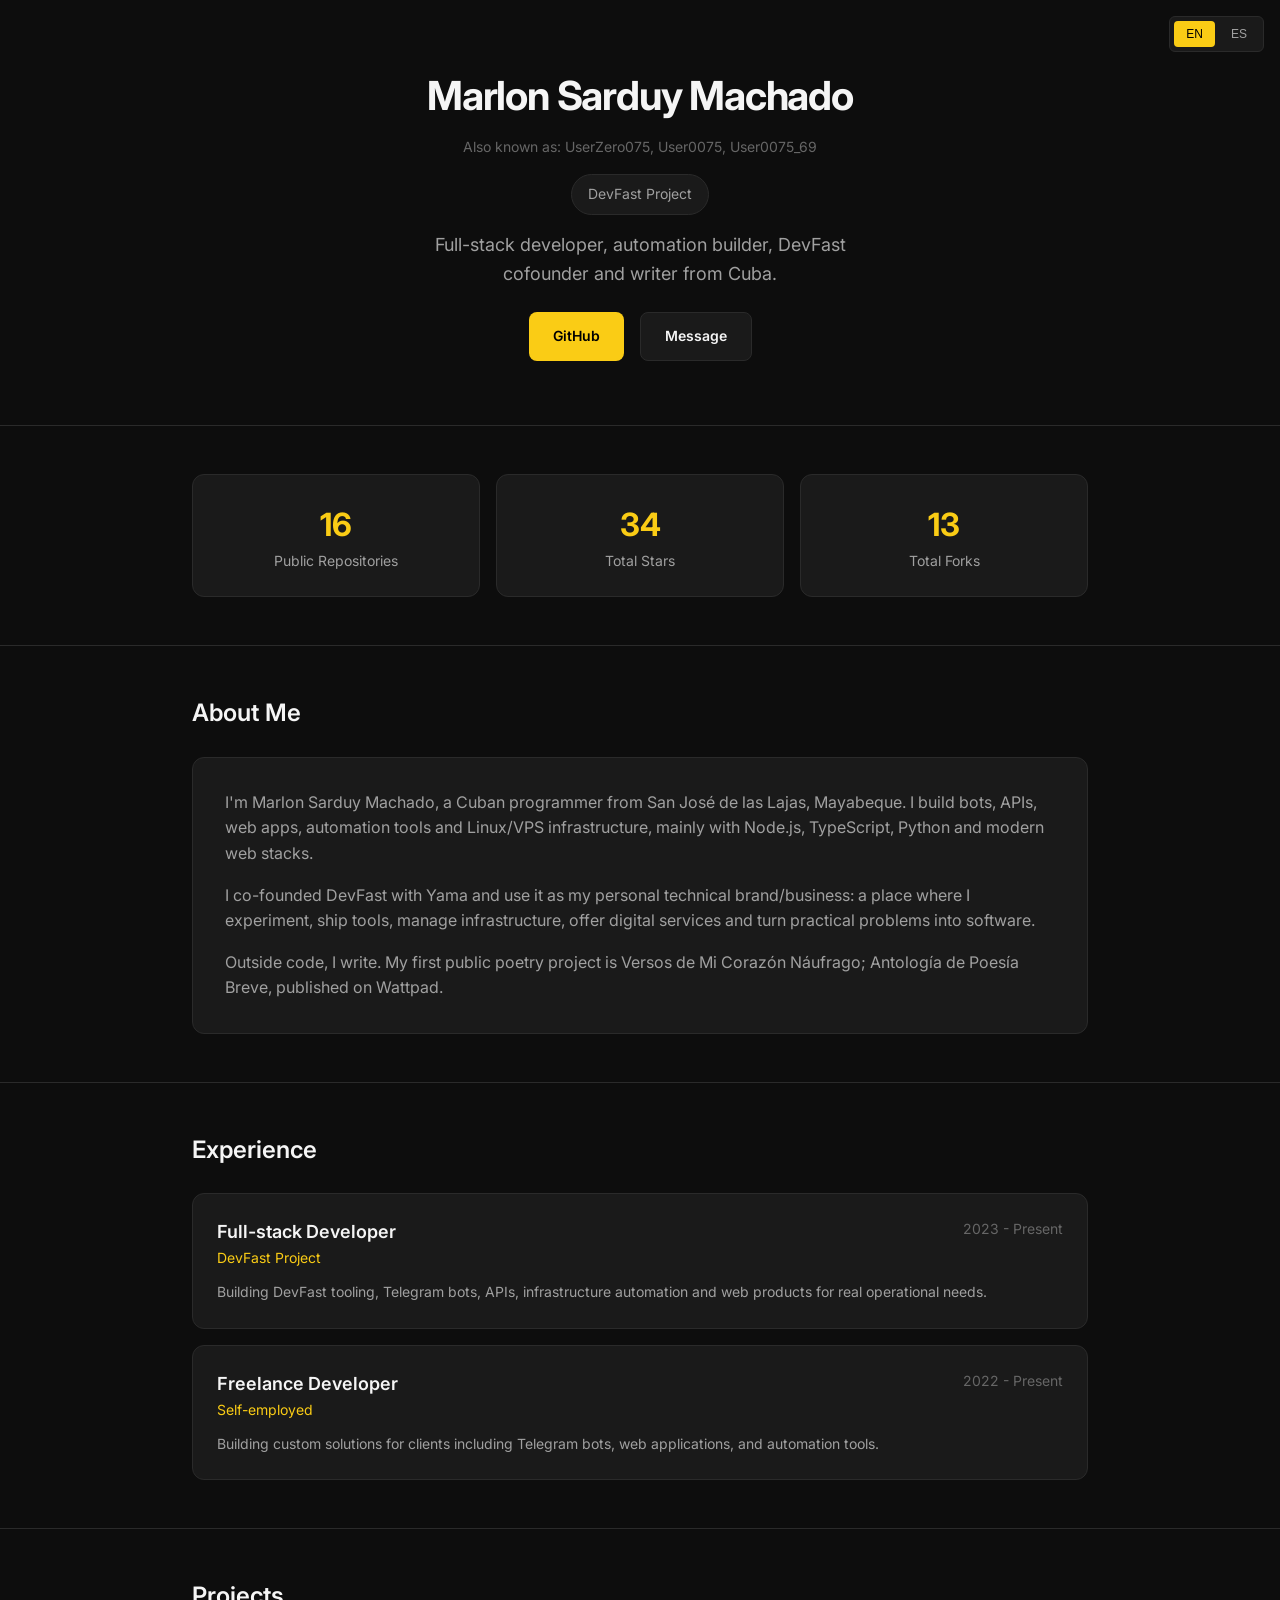
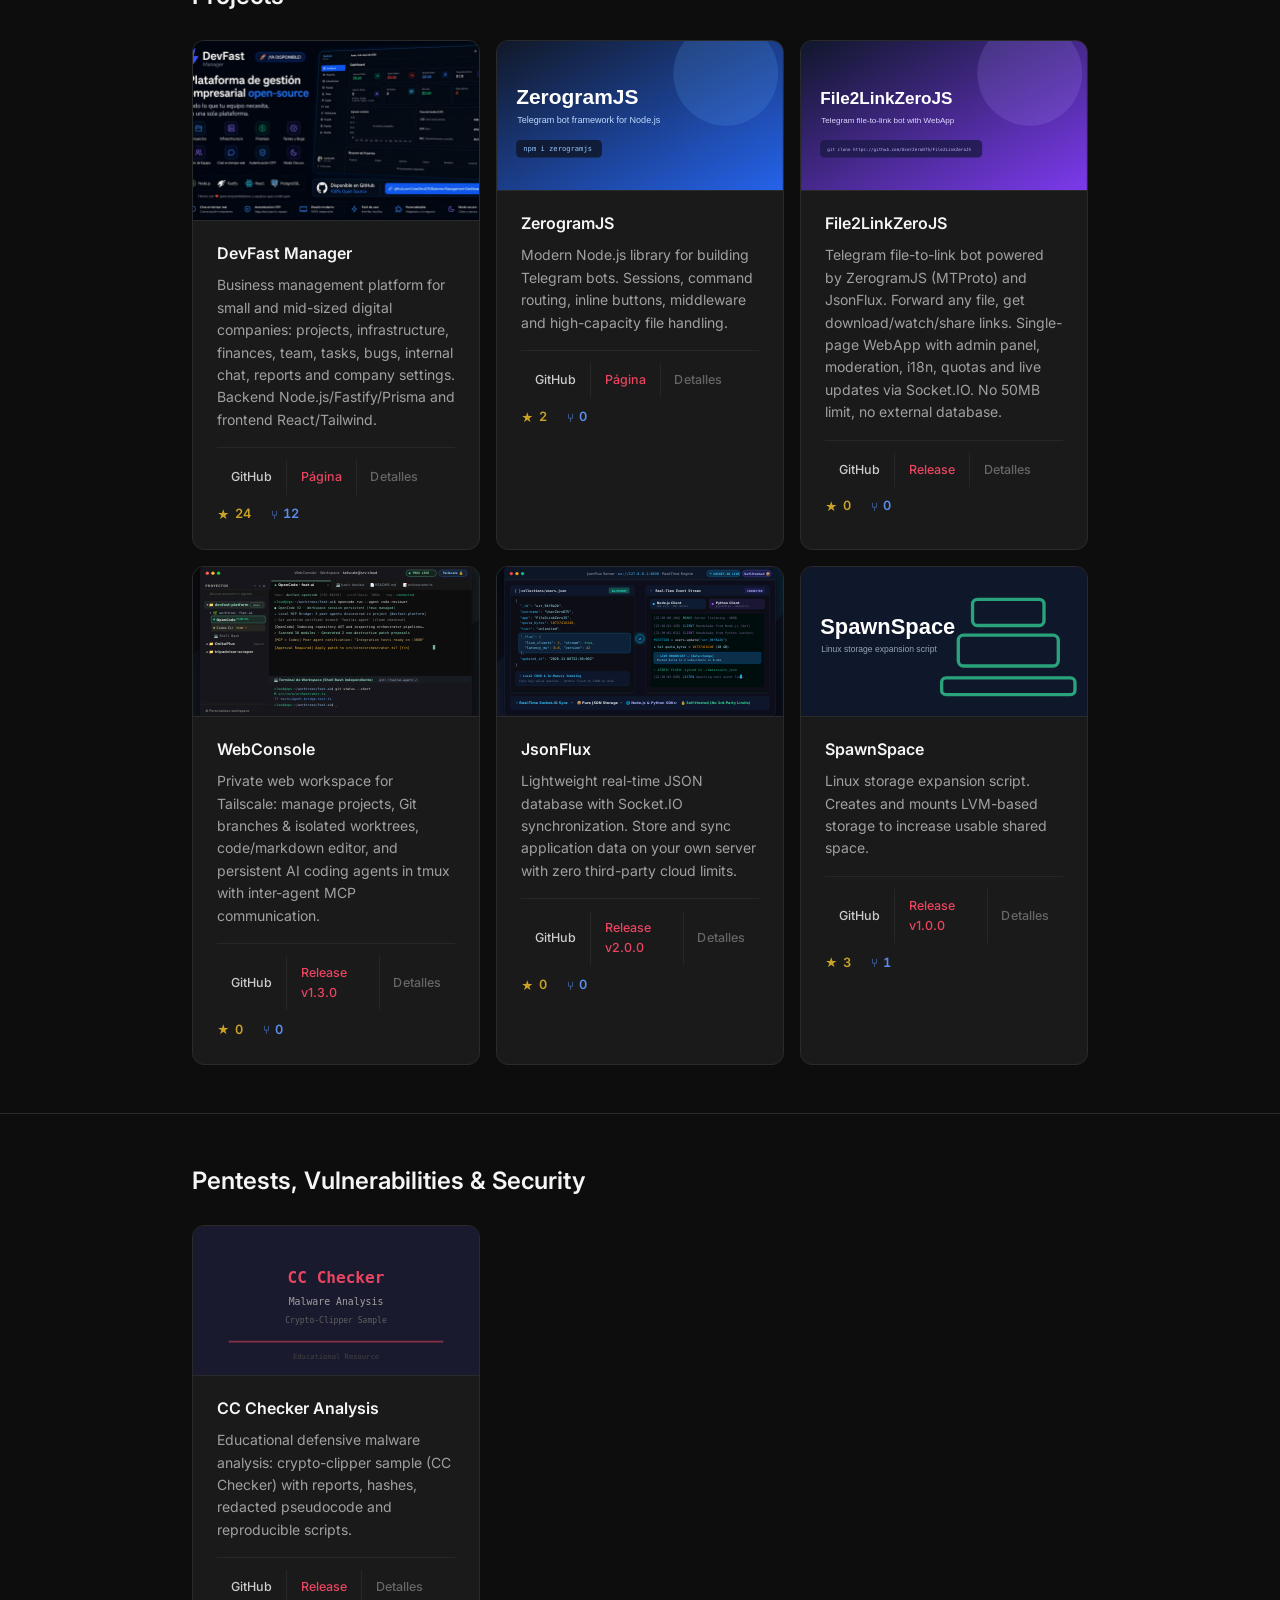
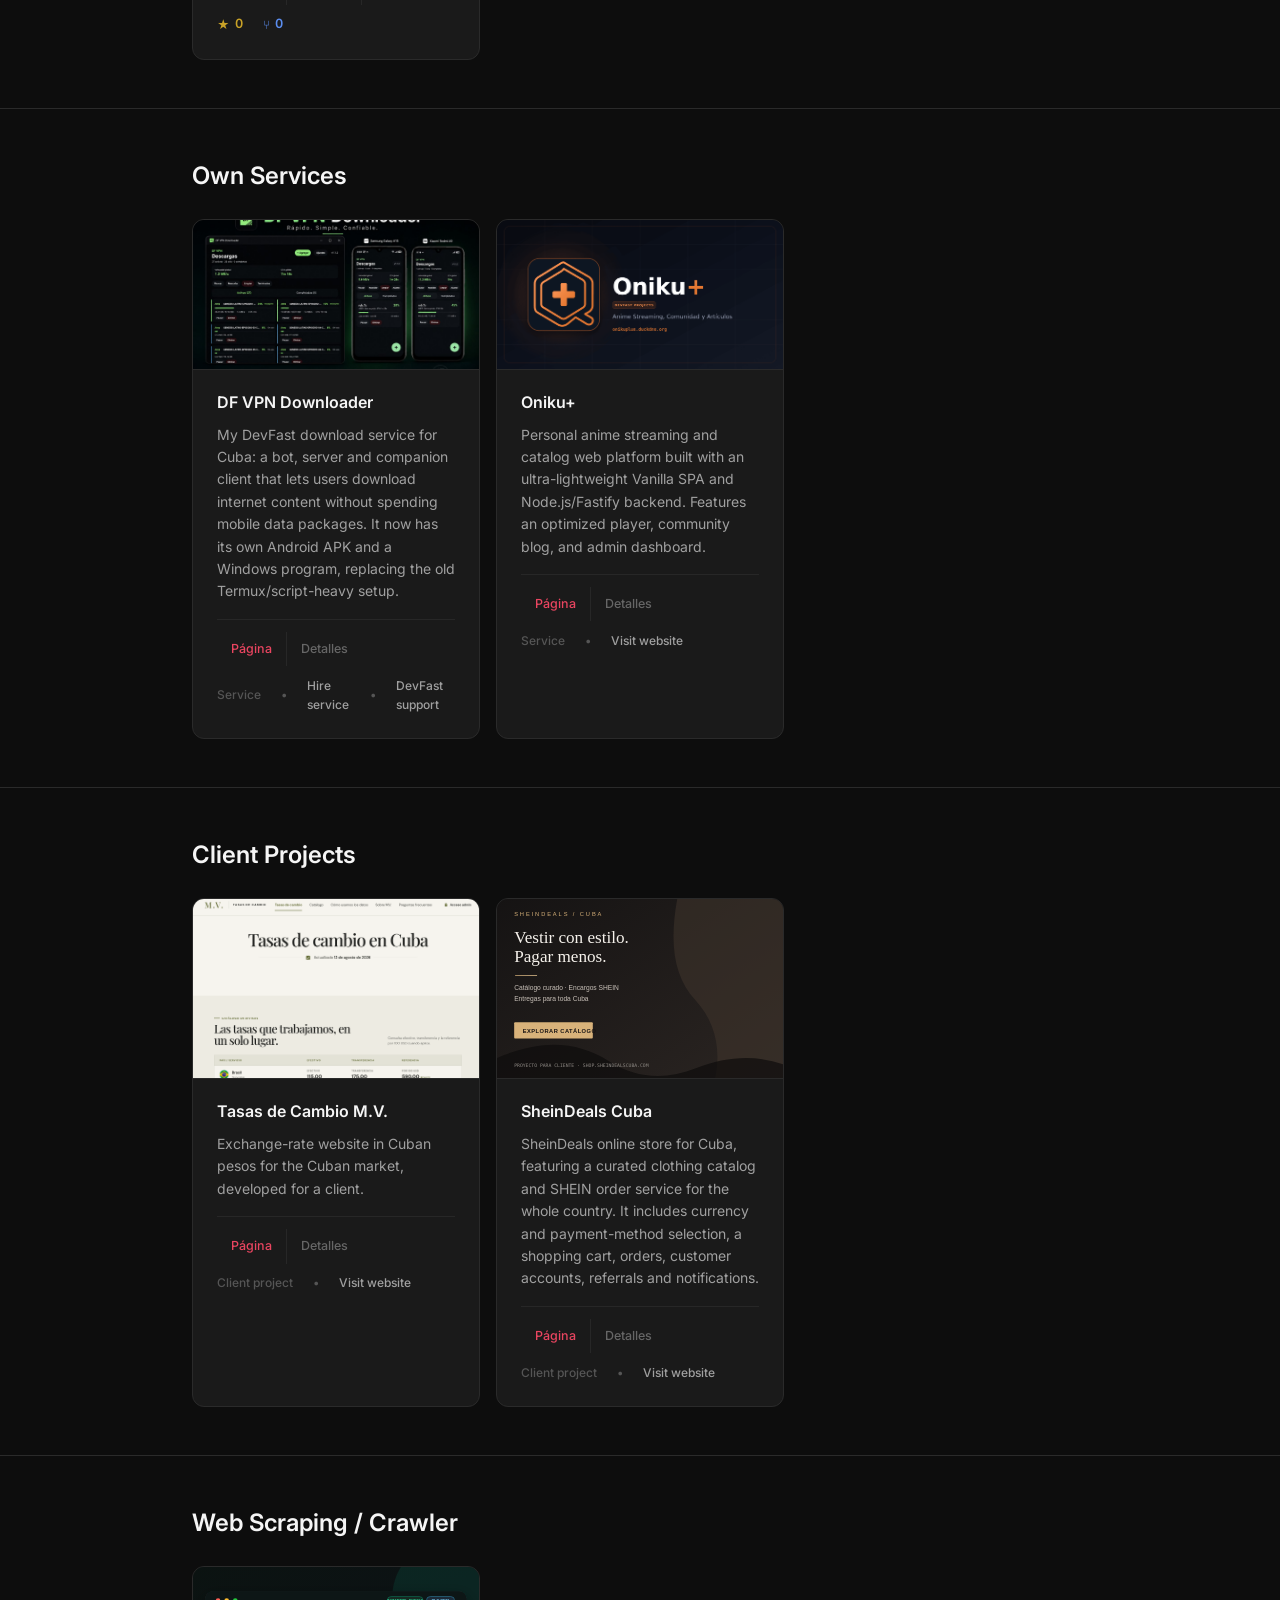
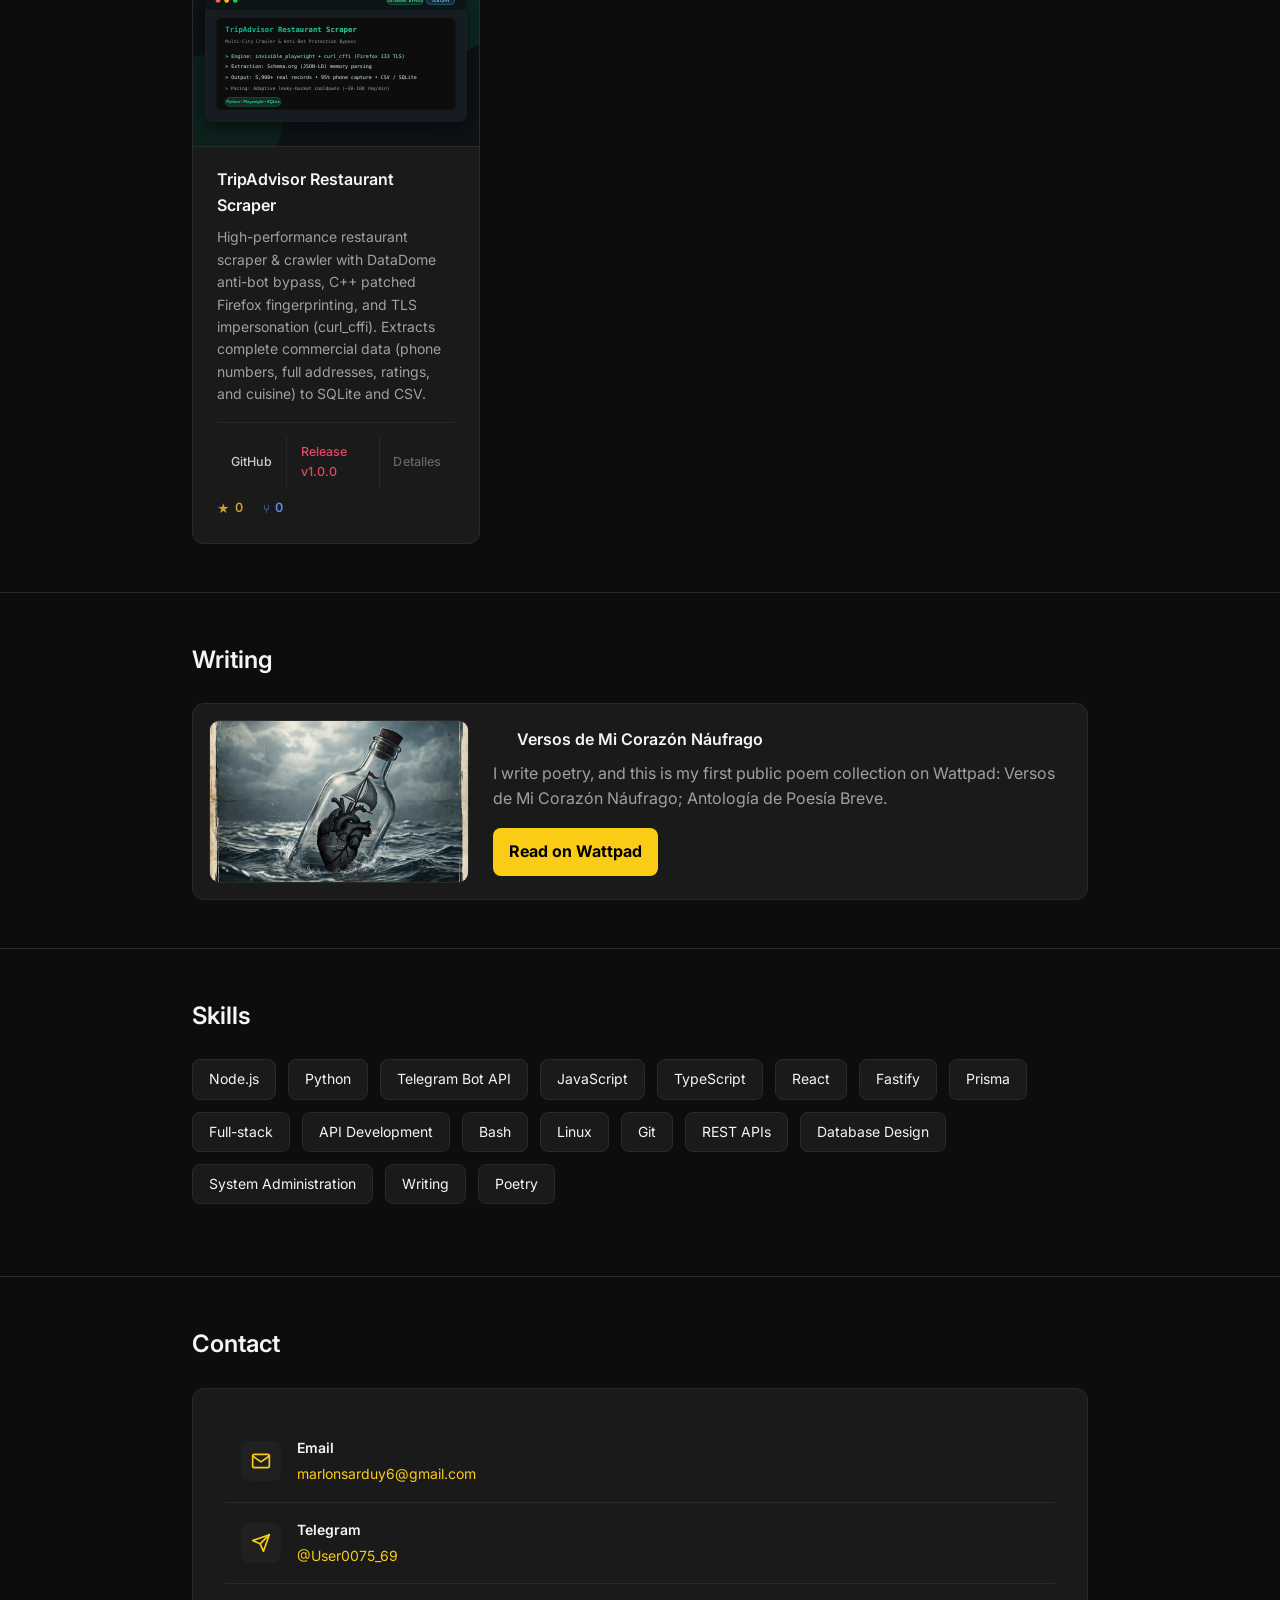
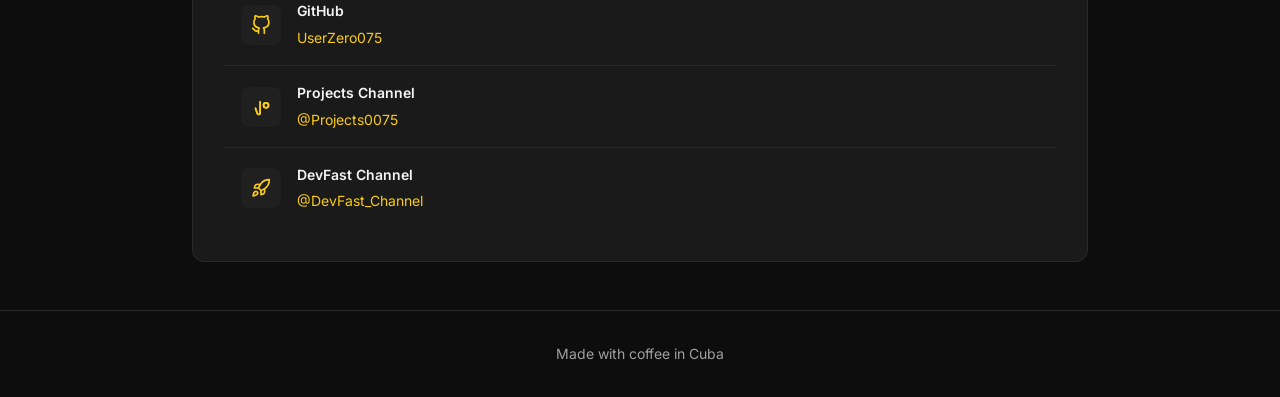
<file: index.html>
<!DOCTYPE html>
<html lang="en">

<head>
    <meta charset="UTF-8">
    <meta name="viewport" content="width=device-width, initial-scale=1.0">
    <title>Marlon Sarduy Machado - Portfolio</title>
    <meta name="description" content="Full-stack Developer & DevFast Project Worker">
    <link rel="icon" href="logo.jpg">
    <link
        href="https://fonts.googleapis.com/css2?family=Inter:wght@400;500;600;700&family=JetBrains+Mono:wght@400;500&display=swap"
        rel="stylesheet">
    <link rel="stylesheet" href="style.css?v=3">
    <style>
        @keyframes highlightPulse {
            0% { box-shadow: 0 0 0 0 rgba(233, 69, 96, 0.7); transform: scale(1); }
            50% { box-shadow: 0 0 0 12px rgba(233, 69, 96, 0); transform: scale(1.02); }
            100% { box-shadow: 0 0 0 0 rgba(233, 69, 96, 0); transform: scale(1); }
        }
        .highlight-target {
            animation: highlightPulse 2s ease-out 3;
            border: 2px solid #e94560 !important;
            border-radius: 12px;
        }
        .highlight-section {
            animation: highlightPulse 2s ease-out 3;
        }
        .project-actions {
            display: flex;
            gap: 0;
            margin-top: 1rem;
            position: relative;
            z-index: 2;
            border-top: 1px solid rgba(255, 255, 255, 0.06);
            padding-top: 0.75rem;
        }
        .btn {
            display: inline-flex;
            align-items: center;
            gap: 0.35rem;
            padding: 0.45rem 0.85rem;
            text-decoration: none;
            font-size: 0.78rem;
            font-weight: 500;
            letter-spacing: 0.01em;
            transition: all 0.15s ease;
            border: none;
            cursor: pointer;
            background: transparent;
            color: #888;
            border-right: 1px solid rgba(255, 255, 255, 0.06);
        }
        .btn:last-child {
            border-right: none;
        }
        .btn-github {
            color: #ccc;
        }
        .btn-github:hover {
            color: #fff;
            background: rgba(255, 255, 255, 0.04);
        }
        .btn-page {
            color: #e94560;
        }
        .btn-page:hover {
            color: #ff6b85;
            background: rgba(233, 69, 96, 0.06);
        }
        .btn-details {
            color: #666;
        }
        .btn-details:hover {
            color: #aaa;
            background: rgba(255, 255, 255, 0.04);
        }
        .project-stars {
            display: flex;
            gap: 1.25rem;
            margin-top: 0.6rem;
            align-items: center;
            font-size: 0.75rem;
            color: #555;
            font-variant-numeric: tabular-nums;
        }
        .project-stars .star-item,
        .project-stars .fork-item {
            display: inline-flex;
            align-items: center;
            gap: 0.3rem;
        }
        .project-stars .star-item {
            color: #c9a227;
        }
        .project-stars .fork-item {
            color: #5b8def;
        }
        .project-stars [data-stars],
        .project-stars [data-forks] {
            font-weight: 600;
            font-size: 0.8rem;
        }
    </style>
</head>

<body>
    <div class="lang-switch"><button class="lang-btn" data-lang="en">EN</button><button class="lang-btn"
            data-lang="es">ES</button></div>

    <header>
        <div class="container">
            <h1>Marlon Sarduy Machado</h1>
            <p class="alias" data-i18n="alias">Also known as: UserZero075, User0075, User0075_69</p>
            <div class="badge">DevFast Project</div>
            <p class="bio" data-i18n="profile">Full-stack developer, automation builder, DevFast cofounder and writer from Cuba.</p>
            <div class="links">
                <a href="https://github.com/UserZero075" target="_blank" data-i18n="viewGithub">GitHub</a>
                <a href="https://t.me/User0075_69" target="_blank" class="secondary" data-i18n="message">Telegram</a>
            </div>
        </div>
    </header>

    <section class="container">
        <div class="stats">
            <div class="stat">
                <div class="stat-value" id="public-repos">16</div>
                <div class="stat-label">Public Repositories</div>
            </div>
            <div class="stat">
                <div class="stat-value" id="total-stars">34</div>
                <div class="stat-label">Total Stars</div>
            </div>
            <div class="stat">
                <div class="stat-value" id="total-forks">13</div>
                <div class="stat-label">Total Forks</div>
            </div>
        </div>
    </section>

    <section class="section" id="about">
        <div class="container">
            <h2 class="section-title" data-i18n="about">About Me</h2>
            <div class="about-content">
                <p data-i18n="aboutText">I'm Marlon Sarduy Machado, a Cuban programmer from San José de las Lajas, Mayabeque. I build bots, APIs, web apps, automation tools and Linux/VPS infrastructure, mainly with Node.js, TypeScript, Python and modern web stacks.</p>
                <p data-i18n="aboutText2">I co-founded DevFast with Yama and use it as my personal technical brand/business: a place where I experiment, ship tools, manage infrastructure, offer digital services and turn practical problems into software.</p>
                <p data-i18n="aboutText3">Outside code, I write. My first public poetry project is <strong>Versos de Mi Corazón Náufrago; Antología de Poesía Breve</strong>, published on Wattpad.</p>
            </div>
        </div>
    </section>

    <section class="section">
        <div class="container">
            <h2 class="section-title" data-i18n="experience">Experience</h2>
            <div class="experience-item">
                <div class="exp-header">
                    <div>
                        <div class="exp-title" data-i18n="exp1Title">Full-stack Developer</div>
                        <div class="exp-company" data-i18n="exp1Company">DevFast Project</div>
                    </div>
                    <div class="exp-date" data-i18n="exp1Date">2023 - Present</div>
                </div>
                <div class="exp-desc" data-i18n="exp1Desc">Developing Telegram bots, APIs, and tools for data
                    optimization. Contributing to open-source projects and community-driven solutions.</div>
            </div>
            <div class="experience-item">
                <div class="exp-header">
                    <div>
                        <div class="exp-title" data-i18n="exp2Title">Freelance Developer</div>
                        <div class="exp-company" data-i18n="exp2Company">Self-employed</div>
                    </div>
                    <div class="exp-date" data-i18n="exp2Date">2022 - Present</div>
                </div>
                <div class="exp-desc" data-i18n="exp2Desc">Building custom solutions for clients including Telegram
                    bots, web applications, and automation tools.</div>
            </div>
        </div>
    </section>

    <section class="section" id="projects">
        <div class="container">
            <h2 class="section-title" data-i18n="projects">Featured Projects</h2>
            <div class="projects">
                <div class="project featured-project">
                    <a href="https://userzero075.github.io/devfast-manager-web/" target="_blank" class="project-link"></a>
                    <img class="project-preview" src="devfast-manager-preview.jpg" alt="DevFast Manager preview">
                    <div class="project-name">DevFast Manager</div>
                    <div class="project-desc">Business management platform for small and mid-sized digital companies: projects, infrastructure, finances, team, tasks, bugs, internal chat, reports and company settings. Backend Node.js/Fastify/Prisma and frontend React/Tailwind.</div>
                    <div class="project-actions"><a href="https://github.com/UserZero075/Business-Management-Dashboard" target="_blank" class="btn btn-github">GitHub</a><a href="https://userzero075.github.io/devfast-manager-web/" target="_blank" class="btn btn-page">Página</a><a href="/portfolio/p/devfast-manager.html" class="btn btn-details">Detalles</a></div>
                    <div class="project-stars" data-repo="Business-Management-Dashboard"><span class="star-item">★ <span data-stars>24</span></span><span class="fork-item">⑂ <span data-forks>12</span></span></div>
                </div>
                <div class="project">
                    <a href="https://userzero075.github.io/zerogramjs-web/" target="_blank" class="project-link"></a>
                    <img class="project-preview" src="zerogramjs-preview.svg" alt="ZerogramJS preview">
                    <div class="project-name">ZerogramJS</div>
                    <div class="project-desc">Modern Node.js library for building Telegram bots. Sessions, command routing, inline buttons, middleware and high-capacity file handling.</div>
                    <div class="project-actions"><a href="https://github.com/UserZero075/ZerogramJS" target="_blank" class="btn btn-github">GitHub</a><a href="https://userzero075.github.io/zerogramjs-web/" target="_blank" class="btn btn-page">Página</a><a href="/portfolio/p/zerogramjs.html" class="btn btn-details">Detalles</a></div>
                    <div class="project-stars" data-repo="ZerogramJS"><span class="star-item">★ <span data-stars>2</span></span><span class="fork-item">⑂ <span data-forks>0</span></span></div>
                </div>
                <div class="project">
                    <a href="https://github.com/UserZero075/File2LinkZeroJS" target="_blank" class="project-link"></a>
                    <img class="project-preview" src="file2linkpreview.svg" alt="File2LinkZeroJS preview">
                    <div class="project-name">File2LinkZeroJS</div>
                    <div class="project-desc">Telegram file-to-link bot powered by ZerogramJS (MTProto) and JsonFlux. Forward any file, get download/watch/share links. Single-page WebApp with admin panel, moderation, i18n, quotas and live updates via Socket.IO. No 50MB limit, no external database.</div>
                    <div class="project-actions"><a href="https://github.com/UserZero075/File2LinkZeroJS" target="_blank" class="btn btn-github">GitHub</a><a href="https://github.com/UserZero075/File2LinkZeroJS/releases/tag/v0.1.0" target="_blank" class="btn btn-page">Release</a><a href="/portfolio/p/file2linkzerojs.html" class="btn btn-details">Detalles</a></div>
                    <div class="project-stars" data-repo="File2LinkZeroJS"><span class="star-item">★ <span data-stars>0</span></span><span class="fork-item">⑂ <span data-forks>0</span></span></div>
                </div>
                <div class="project">
                    <a href="https://github.com/UserZero075/webconsole" target="_blank" class="project-link"></a>
                    <img class="project-preview" src="webconsole-preview.svg" alt="WebConsole preview">
                    <div class="project-name">WebConsole</div>
                    <div class="project-desc" data-i18n="webconsoleDesc">Workspace web privado para Tailscale: gestión de proyectos, ramas y worktrees Git aislados, editor de código y agentes AI persistentes en sesiones tmux con comunicación inter-agente MCP.</div>
                    <div class="project-actions"><a href="https://github.com/UserZero075/webconsole" target="_blank" class="btn btn-github">GitHub</a><a href="https://github.com/UserZero075/webconsole/releases/tag/v1.3.0" target="_blank" class="btn btn-page">Release v1.3.0</a><a href="/portfolio/p/webconsole.html" class="btn btn-details">Detalles</a></div>
                    <div class="project-stars" data-repo="webconsole"><span class="star-item">★ <span data-stars>0</span></span><span class="fork-item">⑂ <span data-forks>0</span></span></div>
                </div>
                <div class="project">
                    <a href="https://github.com/UserZero075/JsonFlux" target="_blank" class="project-link"></a>
                    <img class="project-preview" src="jsonflux-preview.svg" alt="JsonFlux preview">
                    <div class="project-name">JsonFlux</div>
                    <div class="project-desc" data-i18n="jsonfluxDesc">Base de datos JSON ligera en tiempo real con sincronización Socket.IO. Almacena y sincroniza datos de tus apps en tu propio servidor sin intermediarios ni límites en la nube.</div>
                    <div class="project-actions"><a href="https://github.com/UserZero075/JsonFlux" target="_blank" class="btn btn-github">GitHub</a><a href="https://github.com/UserZero075/JsonFlux/releases/tag/v2.0.0" target="_blank" class="btn btn-page">Release v2.0.0</a><a href="/portfolio/p/jsonflux.html" class="btn btn-details">Detalles</a></div>
                    <div class="project-stars" data-repo="JsonFlux"><span class="star-item">★ <span data-stars>0</span></span><span class="fork-item">⑂ <span data-forks>0</span></span></div>
                </div>
                <div class="project">
                    <a href="https://github.com/UserZero075/SpawnSpace" target="_blank" class="project-link"></a>
                    <img class="project-preview" src="spawnspace-preview.svg" alt="SpawnSpace preview">
                    <div class="project-name">SpawnSpace</div>
                    <div class="project-desc">Linux storage expansion script. Creates and mounts LVM-based storage to increase usable shared space.</div>
                    <div class="project-actions"><a href="https://github.com/UserZero075/SpawnSpace" target="_blank" class="btn btn-github">GitHub</a><a href="https://github.com/UserZero075/SpawnSpace/releases/tag/v1.0.0" target="_blank" class="btn btn-page">Release v1.0.0</a><a href="/portfolio/p/spawnspace.html" class="btn btn-details">Detalles</a></div>
                    <div class="project-stars" data-repo="SpawnSpace"><span class="star-item">★ <span data-stars>3</span></span><span class="fork-item">⑂ <span data-forks>1</span></span></div>
                </div>
            </div>
        </div>
    </section>

    <section class="section" id="security">
        <div class="container">
            <h2 class="section-title" data-i18n="securityProjects">Pentests, Vulnerabilities & Security</h2>
            <div class="projects">
                <div class="project" id="cc-checker-analysis">
                    <a href="https://github.com/UserZero075/cc-checker-analysis" target="_blank" class="project-link"></a>
                    <img class="project-preview" src="cc-checker-preview.svg" alt="CC Checker Analysis preview">
                    <div class="project-name">CC Checker Analysis</div>
                    <div class="project-desc" data-i18n="ccCheckerDesc">Educational defensive malware analysis: crypto-clipper sample (CC Checker) with reports, hashes, redacted pseudocode and reproducible scripts.</div>
                    <div class="project-actions"><a href="https://github.com/UserZero075/cc-checker-analysis" target="_blank" class="btn btn-github">GitHub</a><a href="https://github.com/UserZero075/cc-checker-analysis/releases/tag/educational-resource-v1" target="_blank" class="btn btn-page">Release</a><a href="/portfolio/p/cc-checker-analysis.html" class="btn btn-details">Detalles</a></div>
                    <div class="project-stars" data-repo="cc-checker-analysis"><span class="star-item">★ <span data-stars>0</span></span><span class="fork-item">⑂ <span data-forks>0</span></span></div>
                </div>
            </div>
        </div>
    </section>

    <section class="section" id="services">
        <div class="container">
            <h2 class="section-title" data-i18n="ownServices">Servicios Propios</h2>
            <div class="projects">
                <div class="project service-project">
                    <a href="http://t.me/DevFastShopBot/devfastapp?startapp=product_1" target="_blank" rel="noopener noreferrer" class="project-link"></a>
                    <img class="project-preview" src="df-vpn-downloader.jpg" alt="DF VPN Downloader preview">
                    <div class="project-name">DF VPN Downloader</div>
                    <div class="project-desc" data-i18n="dfVpnDesc">My DevFast download service for Cuba: a bot, server and companion client that lets users download internet content without spending mobile data packages. It now has its own Android APK and a Windows program, replacing the old Termux/script-heavy setup.</div>
                    <div class="project-actions"><a href="http://t.me/DevFastShopBot/devfastapp?startapp=product_1" target="_blank" class="btn btn-page">Página</a><a href="/portfolio/p/df-vpn-downloader.html" class="btn btn-details">Detalles</a></div>
                    <div class="project-stars service-links"><span data-i18n="serviceLabel">Servicio</span> • <a href="http://t.me/DevFastShopBot/devfastapp?startapp=product_1" target="_blank" rel="noopener noreferrer" data-i18n="hireService">Contratar servicio</a> • <a href="https://t.me/DevFast_Support" target="_blank" rel="noopener noreferrer">DevFast support</a></div>
                </div>
                <div class="project service-project">
                    <a href="https://onikuplus.duckdns.org" target="_blank" rel="noopener noreferrer" class="project-link"></a>
                    <img class="project-preview" src="onikuplus-preview.png" alt="Vista previa de Oniku+">
                    <div class="project-name">Oniku+</div>
                    <div class="project-desc" data-i18n="onikuDesc">Personal anime streaming and catalog web platform built with an ultra-lightweight Vanilla SPA and Node.js/Fastify backend. Features an optimized player, community blog, and admin dashboard.</div>
                    <div class="project-actions"><a href="https://onikuplus.duckdns.org" target="_blank" class="btn btn-page">Página</a><a href="/portfolio/p/onikuplus.html" class="btn btn-details">Detalles</a></div>
                    <div class="project-stars service-links"><span data-i18n="serviceLabel">Servicio</span> • <a href="https://onikuplus.duckdns.org" target="_blank" rel="noopener noreferrer" data-i18n="visitWebsite">Visitar web</a></div>
                </div>
            </div>
        </div>
    </section>

    <section class="section" id="client-projects">
        <div class="container">
            <h2 class="section-title" data-i18n="clientProjects">Proyectos realizados a clientes</h2>
            <div class="projects">
                <div class="project featured-project">
                    <a href="https://mvtasas.duckdns.org" target="_blank" rel="noopener noreferrer" class="project-link"></a>
                    <img class="project-preview" src="mvtasas-preview.gif" alt="Vista previa de Tasas de Cambio M.V.">
                    <div class="project-name">Tasas de Cambio M.V.</div>
                    <div class="project-desc" data-i18n="mvtasasDesc">Web de tasas de cambio en CUP para el mercado cubano, desarrollada para un cliente.</div>
                    <div class="project-actions"><a href="https://mvtasas.duckdns.org" target="_blank" class="btn btn-page">Página</a><a href="/portfolio/p/tasas-mv.html" class="btn btn-details">Detalles</a></div>
                    <div class="project-stars service-links"><span data-i18n="clientProject">Proyecto para cliente</span> • <a href="https://mvtasas.duckdns.org" target="_blank" rel="noopener noreferrer" data-i18n="visitWebsite">Visitar web</a></div>
                </div>
                <div class="project featured-project">
                    <a href="https://shop.sheindealscuba.com/" target="_blank" rel="noopener noreferrer" class="project-link"></a>
                    <img class="project-preview" src="sheindeals-preview.svg" alt="Vista previa de SheinDeals Cuba">
                    <div class="project-name">SheinDeals Cuba</div>
                    <div class="project-desc" data-i18n="sheinDealsDesc">Tienda online de SheinDeals para Cuba, con catálogo de ropa seleccionada y encargos de productos SHEIN para toda la isla. Incluye selección de moneda y forma de pago, carrito, pedidos, cuenta de usuario, referidos y notificaciones.</div>
                    <div class="project-actions"><a href="https://shop.sheindealscuba.com/" target="_blank" class="btn btn-page">Página</a><a href="/portfolio/p/sheindeals-cuba.html" class="btn btn-details">Detalles</a></div>
                    <div class="project-stars service-links"><span data-i18n="clientProject">Proyecto para cliente</span> • <a href="https://shop.sheindealscuba.com/" target="_blank" rel="noopener noreferrer" data-i18n="visitWebsite">Visitar web</a></div>
                </div>
            </div>
        </div>
    </section>

    <section class="section" id="scraping">
        <div class="container">
            <h2 class="section-title" data-i18n="webScraping">Scraping Web / Crawler</h2>
            <div class="projects">
                <div class="project featured-project" id="tripadvisor-restaurant-scraper">
                    <a href="/portfolio/p/tripadvisor-restaurant-scraper.html" class="project-link"></a>
                    <img class="project-preview" src="tripadvisor-scraper-preview.svg" alt="TripAdvisor Restaurant Scraper preview">
                    <div class="project-name">TripAdvisor Restaurant Scraper</div>
                    <div class="project-desc" data-i18n="tripadvisorDesc">Extractor y crawler de restaurantes de alto rendimiento con evasión avanzada de DataDome, huella de navegador en C++ (Firefox) e impersonación TLS nativa (curl_cffi). Captura datos comerciales completos (teléfonos, direcciones unificadas, calificaciones y cocina) en SQLite y CSV.</div>
                    <div class="project-actions"><a href="https://github.com/UserZero075/tripadvisor-restaurant-scraper" target="_blank" class="btn btn-github">GitHub</a><a href="https://github.com/UserZero075/tripadvisor-restaurant-scraper/releases/tag/v1.0.0" target="_blank" class="btn btn-page">Release v1.0.0</a><a href="/portfolio/p/tripadvisor-restaurant-scraper.html" class="btn btn-details">Detalles</a></div>
                    <div class="project-stars" data-repo="tripadvisor-restaurant-scraper"><span class="star-item">★ <span data-stars>0</span></span><span class="fork-item">⑂ <span data-forks>0</span></span></div>
                </div>
            </div>
        </div>
    </section>

    <section class="section">
        <div class="container">
            <h2 class="section-title" data-i18n="writing">Writing</h2>
            <div class="writing-card">
                <img class="writing-preview" src="wattpad-cover.jpg" alt="Portada de Versos de Mi Corazón Náufrago">
                <div>
                    <div class="project-name">Versos de Mi Corazón Náufrago</div>
                    <p data-i18n="writingText">I write poetry, and this is my first public poem collection on Wattpad: <strong>Versos de Mi Corazón Náufrago; Antología de Poesía Breve</strong>.</p>
                    <a class="writing-link" href="https://cutt.ly/ztHvyKZ4" target="_blank" data-i18n="readOnWattpad">Read on Wattpad</a>
                </div>
            </div>
        </div>
    </section>

    <section class="section" id="skills">
        <div class="container">
            <h2 class="section-title" data-i18n="skills">Skills</h2>
            <div class="skills">
                <div class="skill">Node.js</div>
                <div class="skill">Python</div>
                <div class="skill">Telegram Bot API</div>
                <div class="skill">JavaScript</div>
                <div class="skill">TypeScript</div>
                <div class="skill">React</div>
                <div class="skill">Fastify</div>
                <div class="skill">Prisma</div>
                <div class="skill">Full-stack</div>
                <div class="skill">API Development</div>
                <div class="skill">Bash</div>
                <div class="skill">Linux</div>
                <div class="skill">Git</div>
                <div class="skill">REST APIs</div>
                <div class="skill">Database Design</div>
                <div class="skill">System Administration</div>
                <div class="skill">Writing</div>
                <div class="skill">Poetry</div>
            </div>
        </div>
    </section>

    <section class="section" id="contact">
        <div class="container">
            <h2 class="section-title" data-i18n="contact">Contact</h2>
            <div class="contact-content">
                <div class="contact-item">
                    <div class="contact-icon">
                        <svg xmlns="http://www.w3.org/2000/svg" width="20" height="20" viewBox="0 0 24 24" fill="none"
                            stroke="currentColor" stroke-width="2" stroke-linecap="round" stroke-linejoin="round">
                            <path d="M4 4h16c1.1 0 2 .9 2 2v12c0 1.1-.9 2-2 2H4c-1.1 0-2-.9-2-2V6c0-1.1.9-2 2-2z">
                            </path>
                            <polyline points="22,6 12,13 2,6"></polyline>
                        </svg>
                    </div>
                    <div class="contact-info">
                        <h4 data-i18n="emailLabel">Email</h4>
                        <p><a href="mailto:marlonsarduy6@gmail.com">marlonsarduy6@gmail.com</a></p>
                    </div>
                </div>
                <div class="contact-item">
                    <div class="contact-icon">
                        <svg xmlns="http://www.w3.org/2000/svg" width="20" height="20" viewBox="0 0 24 24" fill="none"
                            stroke="currentColor" stroke-width="2" stroke-linecap="round" stroke-linejoin="round">
                            <path d="M22 2L11 13"></path>
                            <path d="M22 2L15 22L11 13L2 9L22 2Z"></path>
                        </svg>
                    </div>
                    <div class="contact-info">
                        <h4 data-i18n="telegramLabel">Telegram</h4>
                        <p><a href="https://t.me/User0075_69" target="_blank">@User0075_69</a></p>
                    </div>
                </div>
                <div class="contact-item">
                    <div class="contact-icon">
                        <svg xmlns="http://www.w3.org/2000/svg" width="20" height="20" viewBox="0 0 24 24" fill="none"
                            stroke="currentColor" stroke-width="2" stroke-linecap="round" stroke-linejoin="round">
                            <path
                                d="M9 19c-5 1.5-5-2.5-7-3m14 6v-3.87a3.37 3.37 0 0 0-.94-2.61c3.14-.35 6.44-1.54 6.44-7A5.44 5.44 0 0 0 20 4.77 5.07 5.07 0 0 0 19.91 1S18.73.65 16 2.48a13.38 13.38 0 0 0-7 0C6.27.65 5.09 1 5.09 1A5.07 5.07 0 0 0 5 4.77a5.44 5.44 0 0 0-1.5 3.78c0 5.42 3.3 6.61 6.44 7A3.37 3.37 0 0 0 9 18.13V22">
                            </path>
                        </svg>
                    </div>
                    <div class="contact-info">
                        <h4 data-i18n="githubLabel">GitHub</h4>
                        <p><a href="https://github.com/UserZero075" target="_blank">UserZero075</a></p>
                    </div>
                </div>
                <div class="contact-item">
                    <div class="contact-icon">
                        <svg xmlns="http://www.w3.org/2000/svg" width="20" height="20" viewBox="0 0 24 24" fill="none"
                            stroke="currentColor" stroke-width="2" stroke-linecap="round" stroke-linejoin="round">
                            <path
                                d="M11 5.882V19.24a1.76 1.76 0 0 1-3.417.592l-2.147-6.15M18 13a3 3 0 1 0 0-6 3 3 0 0 0 0 6Z">
                            </path>
                            <path
                                d="M11 5.882V19.24a1.76 1.76 0 0 1-3.417.592l-2.147-6.15M18 13a3 3 0 1 0 0-6 3 3 0 0 0 0 6Z">
                            </path>
                        </svg>
                    </div>
                    <div class="contact-info">
                        <h4>Projects Channel</h4>
                        <p><a href="https://t.me/Projects0075" target="_blank">@Projects0075</a></p>
                    </div>
                </div>
                <div class="contact-item">
                    <div class="contact-icon">
                        <svg xmlns="http://www.w3.org/2000/svg" width="20" height="20" viewBox="0 0 24 24" fill="none"
                            stroke="currentColor" stroke-width="2" stroke-linecap="round" stroke-linejoin="round">
                            <path
                                d="M4.5 16.5c-1.5 1.26-2 5-2 5s3.74-.5 5-2c.71-.84.7-2.13-.09-2.91a2.18 2.18 0 0 0-2.91-.09z">
                            </path>
                            <path
                                d="m12 15-3-3a22 22 0 0 1 2-3.95A12.88 12.88 0 0 1 22 2c0 2.72-.78 7.5-6 11a22.35 22.35 0 0 1-4 2z">
                            </path>
                            <path d="M9 12H4s.55-3.03 2-4c1.62-1.08 5 0 5 0"></path>
                            <path d="M12 15v5s3.03-.55 4-2c1.08-1.62 0-5 0-5"></path>
                        </svg>
                    </div>
                    <div class="contact-info">
                        <h4>DevFast Channel</h4>
                        <p><a href="https://t.me/DevFast_Channel" target="_blank">@DevFast_Channel</a></p>
                    </div>
                </div>
            </div>
        </div>
    </section>

    <footer>
        <div class="container">
            <p>Made with coffee in Cuba</p>
        </div>
    </footer>
    <script>
        const translations = {
            en: {
                profile: "Full-stack developer, automation builder, DevFast cofounder and writer from Cuba.",
                projects: "Projects",
                ownServices: "Own Services",
                serviceLabel: "Service",
                hireService: "Hire service",
                dfVpnDesc: "My DevFast download service for Cuba: a bot, server and companion client that lets users download internet content without spending mobile data packages. It now has its own Android APK and a Windows program, replacing the old Termux/script-heavy setup.",
                onikuDesc: "Personal anime streaming and catalog web platform built with an ultra-lightweight Vanilla SPA and Node.js/Fastify backend. Features an optimized player, community blog, and admin dashboard.",
                clientProjects: "Client Projects",
                mvtasasDesc: "Exchange-rate website in Cuban pesos for the Cuban market, developed for a client.",
                sheinDealsDesc: "SheinDeals online store for Cuba, featuring a curated clothing catalog and SHEIN order service for the whole country. It includes currency and payment-method selection, a shopping cart, orders, customer accounts, referrals and notifications.",
                clientProject: "Client project",
                securityProjects: "Pentests, Vulnerabilities & Security",
                ccCheckerDesc: "Educational defensive malware analysis: crypto-clipper sample (CC Checker) with reports, hashes, redacted pseudocode and reproducible scripts.",
                visitWebsite: "Visit website",
                skills: "Skills",
                contact: "Contact",
                viewGithub: "GitHub",
                message: "Message",
                about: "About Me",
                experience: "Experience",
                aboutText: "I'm Marlon Sarduy Machado, a Cuban programmer from San José de las Lajas, Mayabeque. I build bots, APIs, web apps, automation tools and Linux/VPS infrastructure, mainly with Node.js, TypeScript, Python and modern web stacks.",
                aboutText2: "I co-founded DevFast with Yama and use it as my personal technical brand/business: a place where I experiment, ship tools, manage infrastructure, offer digital services and turn practical problems into software.",
                aboutText3: "Outside code, I write. My first public poetry project is Versos de Mi Corazón Náufrago; Antología de Poesía Breve, published on Wattpad.",
                writing: "Writing",
                writingText: "I write poetry, and this is my first public poem collection on Wattpad: Versos de Mi Corazón Náufrago; Antología de Poesía Breve.",
                readOnWattpad: "Read on Wattpad",
                exp1Title: "Full-stack Developer",
                exp1Company: "DevFast Project",
                exp1Date: "2023 - Present",
                exp1Desc: "Building DevFast tooling, Telegram bots, APIs, infrastructure automation and web products for real operational needs.",
                exp2Title: "Freelance Developer",
                exp2Company: "Self-employed",
                exp2Date: "2022 - Present",
                exp2Desc: "Building custom solutions for clients including Telegram bots, web applications, and automation tools.",
                emailLabel: "Email",
                telegramLabel: "Telegram",
                githubLabel: "GitHub",
                alias: "Also known as: UserZero075, User0075, User0075_69",
                webconsoleDesc: "Private web workspace for Tailscale: manage projects, Git branches & isolated worktrees, code/markdown editor, and persistent AI coding agents in tmux with inter-agent MCP communication.",
                jsonfluxDesc: "Lightweight real-time JSON database with Socket.IO synchronization. Store and sync application data on your own server with zero third-party cloud limits.",
                webScraping: "Web Scraping / Crawler",
                tripadvisorDesc: "High-performance restaurant scraper & crawler with DataDome anti-bot bypass, C++ patched Firefox fingerprinting, and TLS impersonation (curl_cffi). Extracts complete commercial data (phone numbers, full addresses, ratings, and cuisine) to SQLite and CSV."
            },
            es: {
                profile: "Desarrollador full-stack, creador de automatizaciones, cofundador de DevFast y escritor cubano.",
                projects: "Proyectos",
                ownServices: "Servicios Propios",
                serviceLabel: "Servicio",
                hireService: "Contratar servicio",
                dfVpnDesc: "Mi servicio de descargas de DevFast para Cuba: un bot, servidor y cliente complementario que permite descargar contenido de Internet sin gastar los paquetes de datos móviles. Ahora cuenta con su propio APK para Android y programa para Windows, sustituyendo la configuración antigua basada en Termux y scripts.",
                onikuDesc: "Plataforma web propia de streaming y catalogación de anime con arquitectura SPA ultraligera y backend en Node.js/Fastify. Incluye reproductor optimizado, blog de comunidad y panel de administración.",
                clientProjects: "Proyectos realizados a clientes",
                mvtasasDesc: "Web de tasas de cambio en CUP para el mercado cubano, desarrollada para un cliente.",
                sheinDealsDesc: "Tienda online de SheinDeals para Cuba, con catálogo de ropa seleccionada y encargos de productos SHEIN para toda la isla. Incluye selección de moneda y forma de pago, carrito, pedidos, cuenta de usuario, referidos y notificaciones.",
                clientProject: "Proyecto para cliente",
                securityProjects: "Pentests, Vulnerabilidades y Seguridad",
                ccCheckerDesc: "Recurso educativo de análisis defensivo de malware: muestra de crypto-clipper (CC Checker) con informes, hashes, pseudocódigo redactado y scripts reproducibles.",
                visitWebsite: "Visitar web",
                skills: "Habilidades",
                contact: "Contacto",
                viewGithub: "GitHub",
                message: "Mensaje",
                about: "Sobre Mí",
                experience: "Experiencia",
                aboutText: "Soy Marlon Sarduy Machado, programador cubano de San José de las Lajas, Mayabeque. Construyo bots, APIs, apps web, automatizaciones e infraestructura Linux/VPS, principalmente con Node.js, TypeScript, Python y stacks web modernos.",
                aboutText2: "Cofundé DevFast junto a Yama y lo uso como mi marca/negocio técnico personal: un espacio para experimentar, lanzar herramientas, administrar infraestructura, ofrecer servicios digitales y convertir problemas prácticos en software.",
                aboutText3: "Fuera del código, escribo. Mi primer proyecto poético público es Versos de Mi Corazón Náufrago; Antología de Poesía Breve, publicado en Wattpad.",
                writing: "Escritura",
                writingText: "Escribo poesía, y este es mi primer poemario público en Wattpad: Versos de Mi Corazón Náufrago; Antología de Poesía Breve.",
                readOnWattpad: "Leer en Wattpad",
                exp1Title: "Desarrollador Full-stack",
                exp1Company: "Proyecto DevFast",
                exp1Date: "2023 - Presente",
                exp1Desc: "Construyendo herramientas para DevFast, bots de Telegram, APIs, automatización de infraestructura y productos web para necesidades operativas reales.",
                exp2Title: "Desarrollador Freelance",
                exp2Company: "Autónomo",
                exp2Date: "2022 - Presente",
                exp2Desc: "Construyendo soluciones personalizadas para clientes incluyendo bots de Telegram, aplicaciones web y herramientas de automatización.",
                emailLabel: "Email",
                telegramLabel: "Telegram",
                githubLabel: "GitHub",
                alias: "También conocido como: UserZero075, User0075, User0075_69",
                webconsoleDesc: "Workspace web privado para Tailscale: gestión de proyectos, ramas y worktrees Git aislados, editor de código y agentes AI persistentes en sesiones tmux con comunicación inter-agente MCP.",
                jsonfluxDesc: "Base de datos JSON ligera en tiempo real con sincronización Socket.IO. Almacena y sincroniza datos de tus apps en tu propio servidor sin intermediarios ni límites en la nube.",
                webScraping: "Scraping Web / Crawler",
                tripadvisorDesc: "Extractor y crawler de restaurantes de alto rendimiento con evasión avanzada de DataDome, huella de navegador en C++ (Firefox) e impersonación TLS nativa (curl_cffi). Captura datos comerciales completos (teléfonos, direcciones unificadas, calificaciones y cocina) en SQLite y CSV."
            }
        };

        async function loadGitHubPortfolioStats() {
            try {
                const res = await fetch('https://api.github.com/users/UserZero075/repos?per_page=100&type=owner&sort=updated', { headers: { Accept: 'application/vnd.github+json' }, cache: 'no-store' });
                if (!res.ok) return;
                const repos = await res.json();
                const map = new Map(repos.map(r => [r.name, r]));
                const totalStars = repos.reduce((n, r) => n + (r.stargazers_count || 0), 0);
                const totalForks = repos.reduce((n, r) => n + (r.forks_count || 0), 0);
                const publicRepos = repos.length;
                document.getElementById('public-repos').textContent = publicRepos;
                document.getElementById('total-stars').textContent = totalStars;
                document.getElementById('total-forks').textContent = totalForks;
                document.querySelectorAll('[data-repo]').forEach(card => {
                    const repo = map.get(card.dataset.repo);
                    if (!repo) return;
                    const stars = card.querySelector('[data-stars]');
                    const forks = card.querySelector('[data-forks]');
                    if (stars) stars.textContent = repo.stargazers_count ?? stars.textContent;
                    if (forks) forks.textContent = repo.forks_count ?? forks.textContent;
                });
            } catch (e) {}
        }
        function initI18n() {
            let l = localStorage.getItem('portfolio_lang') || 'en';
            document.querySelectorAll('.lang-btn').forEach(b => b.classList.toggle('active', b.dataset.lang === l));
            document.querySelectorAll('[data-i18n]').forEach(e => { let k = e.getAttribute('data-i18n'); if (translations[l][k]) e.textContent = translations[l][k]; });
        }
        document.querySelectorAll('.lang-btn').forEach(b => b.addEventListener('click', () => {
            let l = b.dataset.lang; localStorage.setItem('portfolio_lang', l); initI18n();
        }));
        initI18n();
        loadGitHubPortfolioStats();

        // Deep-link: highlight target card/section from URL hash
        function handleDeepLink() {
            const hash = window.location.hash.replace('#', '').trim();
            if (!hash) return;
            const target = document.getElementById(hash);
            if (!target) return;
            // scroll into view
            setTimeout(() => {
                target.scrollIntoView({ behavior: 'smooth', block: 'center' });
                // add highlight class
                if (target.classList.contains('project')) {
                    target.classList.add('highlight-target');
                } else {
                    target.classList.add('highlight-section');
                }
                // remove after 6 seconds
                setTimeout(() => {
                    target.classList.remove('highlight-target');
                    target.classList.remove('highlight-section');
                }, 6000);
            }, 300);
        }
        handleDeepLink();
        window.addEventListener('hashchange', () => {
            // remove previous highlights
            document.querySelectorAll('.highlight-target, .highlight-section').forEach(el => {
                el.classList.remove('highlight-target');
                el.classList.remove('highlight-section');
            });
            handleDeepLink();
        });
    </script>
</body>

</html>
</file>
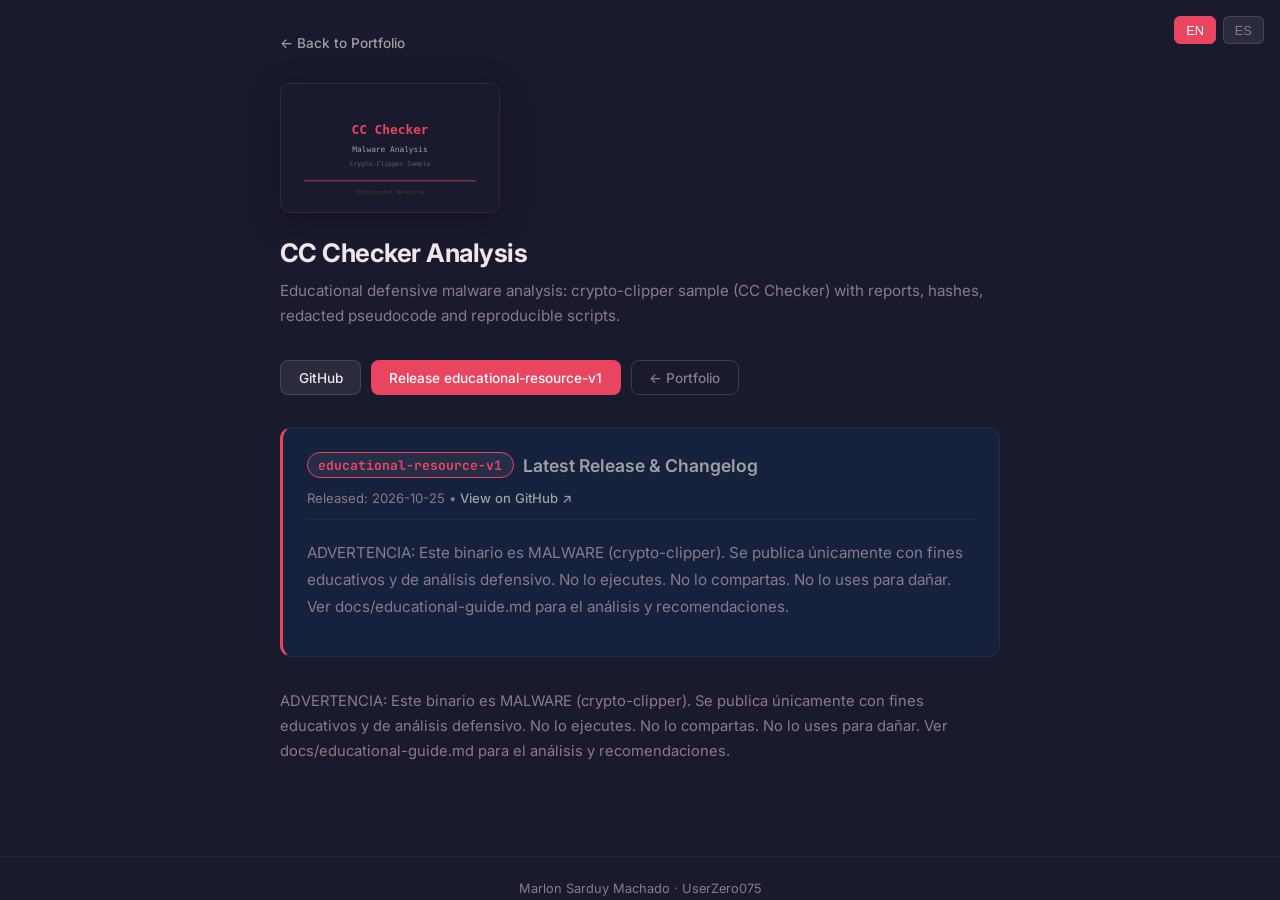
<file: p/cc-checker-analysis.html>
<!DOCTYPE html>
<html lang="en">
<head>
    <meta charset="UTF-8">
    <meta name="viewport" content="width=device-width, initial-scale=1.0">
    <title>CC Checker Analysis - Marlon Sarduy Machado</title>
    <meta name="description" content="Educational defensive malware analysis: crypto-clipper sample (CC Checker) with reports, hashes, redacted pseudocode and reproducible scripts.">
    <link href="https://fonts.googleapis.com/css2?family=Inter:wght@400;500;600;700&family=JetBrains+Mono:wght@400;500&display=swap" rel="stylesheet">
    <!-- Open Graph -->
    <meta property="og:type" content="website">
    <meta property="og:title" content="CC Checker Analysis - Marlon Sarduy Machado">
    <meta property="og:description" content="Educational defensive malware analysis: crypto-clipper sample (CC Checker) with reports, hashes, redacted pseudocode and reproducible scripts.">
    <meta property="og:url" content="https://userzero075.github.io/portfolio/p/cc-checker-analysis.html">
    <meta property="og:image" content="https://userzero075.github.io/portfolio/cc-checker-preview.svg">
    <meta property="og:site_name" content="Marlon Sarduy Machado - Portfolio">
    <!-- Twitter Card -->
    <meta name="twitter:card" content="summary_large_image">
    <meta name="twitter:title" content="CC Checker Analysis - Marlon Sarduy Machado">
    <meta name="twitter:description" content="Educational defensive malware analysis: crypto-clipper sample (CC Checker) with reports, hashes, redacted pseudocode and reproducible scripts.">
    <meta name="twitter:image" content="https://userzero075.github.io/portfolio/cc-checker-preview.svg">
    <style>
        :root {
            --bg: #1a1a2e;
            --card: #16213e;
            --accent: #e94560;
            --accent2: #a0a0a0;
            --text: #f0e6e6;
            --muted: #8a7a8a;
        }
        * { margin: 0; padding: 0; box-sizing: border-box; }
        body { background: var(--bg); color: var(--text); font-family: 'Inter', sans-serif; min-height: 100vh; }
        .container { max-width: 760px; margin: 0 auto; padding: 2rem 1.25rem; }
        .back-link { display: inline-flex; align-items: center; gap: 0.4rem; margin-bottom: 2rem; color: var(--accent2); text-decoration: none; font-size: 0.85rem; font-weight: 500; transition: color 0.2s; }
        .back-link:hover { color: var(--accent); }
        .hero { display: flex; gap: 1.5rem; align-items: flex-start; margin-bottom: 2rem; flex-wrap: wrap; }
        .hero img { width: 220px; height: 130px; object-fit: cover; border-radius: 10px; border: 1px solid rgba(255,255,255,0.08); box-shadow: 0 8px 32px rgba(0,0,0,0.3); }
        .hero-info h1 { margin: 0 0 0.6rem; font-size: 1.6rem; font-weight: 700; color: var(--text); letter-spacing: -0.02em; }
        .hero-info p { margin: 0; color: var(--muted); line-height: 1.65; font-size: 0.95rem; }
        .actions { display: flex; gap: 0.6rem; flex-wrap: wrap; margin: 1.5rem 0 2rem; }
        .btn { display: inline-flex; align-items: center; gap: 0.4rem; padding: 0.55rem 1.1rem; border-radius: 8px; text-decoration: none; font-size: 0.85rem; font-weight: 500; transition: all 0.2s ease; border: 1px solid transparent; }
        .btn-github { background: rgba(255,255,255,0.08); color: var(--text); border-color: rgba(255,255,255,0.12); }
        .btn-github:hover { background: rgba(255,255,255,0.14); transform: translateY(-1px); }
        .btn-page { background: var(--accent); color: #fff; }
        .btn-page:hover { filter: brightness(1.15); transform: translateY(-1px); }
        .btn-details { background: transparent; color: var(--muted); border-color: rgba(255,255,255,0.15); }
        .btn-details:hover { color: var(--text); border-color: var(--accent); transform: translateY(-1px); }
        .section { margin: 2rem 0; padding: 1.5rem; background: var(--card); border-radius: 12px; border: 1px solid rgba(255,255,255,0.06); }
        .section h2 { color: var(--accent2); font-size: 1.1rem; margin-bottom: 0.75rem; font-weight: 600; }
        .section p { color: var(--muted); line-height: 1.75; font-size: 0.95rem; }
        .lang-switch { position: fixed; top: 1rem; right: 1rem; z-index: 10; display: flex; gap: 0.4rem; }
        .lang-btn { background: rgba(255,255,255,0.08); color: var(--muted); border: 1px solid rgba(255,255,255,0.12); padding: 0.35rem 0.7rem; cursor: pointer; border-radius: 6px; font-size: 0.8rem; font-weight: 500; transition: all 0.2s; }
        .lang-btn.active { background: var(--accent); color: #fff; border-color: var(--accent); }
        .lang-btn:hover:not(.active) { color: var(--text); border-color: var(--accent2); }
        .footer { margin-top: 3rem; padding-top: 1.5rem; border-top: 1px solid rgba(255,255,255,0.06); text-align: center; color: var(--muted); font-size: 0.8rem; }
        @media (max-width: 600px) {
            .hero { flex-direction: column; }
            .hero img { width: 100%; height: auto; }
            .hero-info h1 { font-size: 1.3rem; }
        }

        /* Release & Changelog Styles */
        .release-section { border-left: 3px solid var(--accent); }
        .release-header { display: flex; justify-content: space-between; align-items: flex-start; flex-wrap: wrap; gap: 0.75rem; margin-bottom: 1.25rem; border-bottom: 1px solid rgba(255,255,255,0.06); padding-bottom: 0.85rem; }
        .release-tag-title { display: flex; align-items: center; gap: 0.6rem; flex-wrap: wrap; }
        .release-badge { background: rgba(255,255,255,0.06); color: var(--accent); border: 1px solid var(--accent); padding: 0.2rem 0.65rem; border-radius: 999px; font-family: 'JetBrains Mono', monospace; font-size: 0.82rem; font-weight: 700; }
        .release-meta { font-size: 0.82rem; color: var(--muted); }
        .release-link { color: var(--accent2); text-decoration: none; font-weight: 500; }
        .release-link:hover { text-decoration: underline; color: var(--accent); }
        .release-body { font-size: 0.92rem; line-height: 1.7; color: var(--muted); }
        .release-body h2, .release-body h3, .release-body h4 { color: var(--text); margin: 1.1rem 0 0.5rem; font-size: 1rem; font-weight: 600; }
        .release-body h2:first-child, .release-body h3:first-child { margin-top: 0; }
        .release-body ul { list-style: disc; padding-left: 1.4rem; margin: 0.5rem 0 0.9rem; }
        .release-body li { padding: 0.2rem 0; color: var(--muted); border-bottom: none; }
        .release-body li strong { color: var(--text); }
        .release-body code { font-family: 'JetBrains Mono', monospace; font-size: 0.85em; background: rgba(255,255,255,0.06); padding: 0.15rem 0.35rem; border-radius: 4px; color: var(--accent2); }
        .release-body pre { background: rgba(0,0,0,0.3); padding: 0.75rem; border-radius: 6px; overflow-x: auto; margin: 0.5rem 0; }
        .release-body p { margin-bottom: 0.75rem; }

    </style>
</head>
<body>
    <div class="lang-switch"><button class="lang-btn" data-lang="en">EN</button><button class="lang-btn" data-lang="es">ES</button></div>
    <div class="container">
        <a href="../index.html" class="back-link" data-i18n="backToPortfolio">← Back to Portfolio</a>
        <div class="hero">
            <img src="../cc-checker-preview.svg" alt="CC Checker Analysis preview">
            <div class="hero-info">
                <h1>CC Checker Analysis</h1>
                <p data-i18n="desc">Educational defensive malware analysis: crypto-clipper sample (CC Checker) with reports, hashes, redacted pseudocode and reproducible scripts.</p>
            </div>
        </div>
        <div class="actions">
            <a href="https://github.com/UserZero075/cc-checker-analysis" target="_blank" class="btn btn-github">GitHub</a>
            <a href="https://github.com/UserZero075/cc-checker-analysis/releases/tag/educational-resource-v1" target="_blank" class="btn btn-page" id="header-release-btn">Release educational-resource-v1</a>
            <a href="../index.html#cc-checker-analysis" class="btn btn-details">← Portfolio</a>
        </div>
        <div class="section release-section" id="latest-release-section" data-github-repo="UserZero075/cc-checker-analysis">
            <div class="release-header">
                <div class="release-tag-title">
                    <span class="release-badge" id="release-tag">educational-resource-v1</span>
                    <h2 class="release-title" id="release-name" style="margin-bottom:0;" data-i18n="latestReleaseTitle">Latest Release &amp; Changelog</h2>
                </div>
                <div class="release-meta">
                    <span class="release-date" id="release-date">Released: 2026-10-25</span> • 
                    <a href="https://github.com/UserZero075/cc-checker-analysis/releases/tag/educational-resource-v1" target="_blank" rel="noopener noreferrer" class="release-link" id="release-url" data-i18n="viewRelease">View on GitHub ↗</a>
                </div>
            </div>
            <div class="release-body" id="release-body">
<p>ADVERTENCIA: Este binario es MALWARE (crypto-clipper). Se publica únicamente con fines educativos y de análisis defensivo. No lo ejecutes. No lo compartas. No lo uses para dañar. Ver docs/educational-guide.md para el análisis y recomendaciones.</p>
            </div>
        </div>
            <div class="release-body" id="release-body">
<p>ADVERTENCIA: Este binario es MALWARE (crypto-clipper). Se publica únicamente con fines educativos y de análisis defensivo. No lo ejecutes. No lo compartas. No lo uses para dañar. Ver docs/educational-guide.md para el análisis y recomendaciones.</p>
            </div>
        </div>
    </div>
    <div class="footer">Marlon Sarduy Machado · UserZero075</div>
    <script>
        const translations = {
            en: {
                backToPortfolio: "← Back to Portfolio",
                latestReleaseTitle: "Latest Release & Changelog",
                viewRelease: "View on GitHub ↗",
                aboutProject: "About this project",
                desc: "Educational defensive malware analysis: crypto-clipper sample (CC Checker) with reports, hashes, redacted pseudocode and reproducible scripts."
            },
            es: {
                backToPortfolio: "← Volver al Portfolio",
                latestReleaseTitle: "Última Versión & Changelog",
                viewRelease: "Ver en GitHub ↗",
                aboutProject: "Sobre este proyecto",
                desc: "Recurso educativo de análisis defensivo de malware: muestra de crypto-clipper (CC Checker) con informes, hashes, pseudocódigo redactado y scripts reproducibles."
            }
        };
        function initI18n() {
            let l = localStorage.getItem('portfolio_lang') || 'en';
            document.querySelectorAll('.lang-btn').forEach(b => b.classList.toggle('active', b.dataset.lang === l));
            document.querySelectorAll('[data-i18n]').forEach(e => { let k = e.getAttribute('data-i18n'); if (translations[l][k]) e.textContent = translations[l][k]; });
        }
        document.querySelectorAll('.lang-btn').forEach(b => b.addEventListener('click', () => {
            let l = b.dataset.lang; localStorage.setItem('portfolio_lang', l); 
        function renderMarkdown(md) {
            if (!md) return '';
            let html = md.replace(/&/g, '&amp;').replace(/</g, '&lt;').replace(/>/g, '&gt;');
            html = html.replace(/```([a-z]*)\n([\s\S]*?)```/g, (match, lang, code) => `<pre><code>${code.trim()}</code></pre>`);
            html = html.replace(/`([^`]+)`/g, '<code>$1</code>');
            html = html.replace(/^### (.*$)/gim, '<h3>$1</h3>');
            html = html.replace(/^## (.*$)/gim, '<h2>$1</h2>');
            html = html.replace(/^# (.*$)/gim, '<h2>$1</h2>');
            html = html.replace(/\*\*([^*]+)\*\*/g, '<strong>$1</strong>');
            html = html.replace(/\[([^\]]+)\]\(([^)]+)\)/g, '<a href="$2" target="_blank" rel="noopener noreferrer" class="release-link">$1</a>');
            const lines = html.split('\n');
            let inList = false;
            let result = [];
            for (let line of lines) {
                const listMatch = line.match(/^(\s*)[-*]\s+(.*)$/);
                if (listMatch) {
                    if (!inList) { result.push('<ul>'); inList = true; }
                    result.push(`<li>${listMatch[2]}</li>`);
                } else {
                    if (inList) { result.push('</ul>'); inList = false; }
                    const trimmed = line.trim();
                    if (trimmed.length > 0 && !trimmed.startsWith('<h') && !trimmed.startsWith('<pre')) {
                        result.push(`<p>${trimmed}</p>`);
                    } else if (trimmed.length > 0) {
                        result.push(trimmed);
                    }
                }
            }
            if (inList) result.push('</ul>');
            return result.join('\n');
        }

        async function loadDynamicRelease() {
            const section = document.getElementById('latest-release-section');
            if (!section) return;
            const repo = section.dataset.githubRepo;
            if (!repo) return;

            try {
                let res = await fetch(`https://api.github.com/repos/${repo}/releases/latest`, {
                    headers: { 'Accept': 'application/vnd.github+json' }
                });
                let release;
                if (res.ok) {
                    release = await res.json();
                } else {
                    const listRes = await fetch(`https://api.github.com/repos/${repo}/releases`, {
                        headers: { 'Accept': 'application/vnd.github+json' }
                    });
                    if (listRes.ok) {
                        const list = await listRes.json();
                        if (list && list.length > 0) release = list[0];
                    }
                }

                if (!release) return;

                const tagEl = document.getElementById('release-tag');
                const nameEl = document.getElementById('release-name');
                const dateEl = document.getElementById('release-date');
                const urlEl = document.getElementById('release-url');
                const bodyEl = document.getElementById('release-body');
                const actionBtn = document.getElementById('header-release-btn');

                if (tagEl && release.tag_name) tagEl.textContent = release.tag_name;
                if (nameEl && release.name) nameEl.textContent = release.name;
                if (dateEl && release.published_at) {
                    const d = new Date(release.published_at);
                    const dateStr = d.toISOString().split('T')[0];
                    const isEs = (localStorage.getItem('portfolio_lang') || 'en') === 'es';
                    dateEl.textContent = (isEs ? 'Publicado: ' : 'Released: ') + dateStr;
                }
                if (urlEl && release.html_url) {
                    urlEl.href = release.html_url;
                }
                if (actionBtn && release.html_url) {
                    actionBtn.href = release.html_url;
                    if (release.tag_name) {
                        actionBtn.textContent = `Release ${release.tag_name}`;
                    }
                }
                if (bodyEl && release.body && release.body.trim()) {
                    bodyEl.innerHTML = renderMarkdown(release.body);
                }
            } catch (e) {
                // Preserves pre-rendered static changelog on rate-limit / offline
            }
        }

        initI18n();
        loadDynamicRelease();
        }));
        
        function renderMarkdown(md) {
            if (!md) return '';
            let html = md.replace(/&/g, '&amp;').replace(/</g, '&lt;').replace(/>/g, '&gt;');
            html = html.replace(/```([a-z]*)\n([\s\S]*?)```/g, (match, lang, code) => `<pre><code>${code.trim()}</code></pre>`);
            html = html.replace(/`([^`]+)`/g, '<code>$1</code>');
            html = html.replace(/^### (.*$)/gim, '<h3>$1</h3>');
            html = html.replace(/^## (.*$)/gim, '<h2>$1</h2>');
            html = html.replace(/^# (.*$)/gim, '<h2>$1</h2>');
            html = html.replace(/\*\*([^*]+)\*\*/g, '<strong>$1</strong>');
            html = html.replace(/\[([^\]]+)\]\(([^)]+)\)/g, '<a href="$2" target="_blank" rel="noopener noreferrer" class="release-link">$1</a>');
            const lines = html.split('\n');
            let inList = false;
            let result = [];
            for (let line of lines) {
                const listMatch = line.match(/^(\s*)[-*]\s+(.*)$/);
                if (listMatch) {
                    if (!inList) { result.push('<ul>'); inList = true; }
                    result.push(`<li>${listMatch[2]}</li>`);
                } else {
                    if (inList) { result.push('</ul>'); inList = false; }
                    const trimmed = line.trim();
                    if (trimmed.length > 0 && !trimmed.startsWith('<h') && !trimmed.startsWith('<pre')) {
                        result.push(`<p>${trimmed}</p>`);
                    } else if (trimmed.length > 0) {
                        result.push(trimmed);
                    }
                }
            }
            if (inList) result.push('</ul>');
            return result.join('\n');
        }

        async function loadDynamicRelease() {
            const section = document.getElementById('latest-release-section');
            if (!section) return;
            const repo = section.dataset.githubRepo;
            if (!repo) return;

            try {
                let res = await fetch(`https://api.github.com/repos/${repo}/releases/latest`, {
                    headers: { 'Accept': 'application/vnd.github+json' }
                });
                let release;
                if (res.ok) {
                    release = await res.json();
                } else {
                    const listRes = await fetch(`https://api.github.com/repos/${repo}/releases`, {
                        headers: { 'Accept': 'application/vnd.github+json' }
                    });
                    if (listRes.ok) {
                        const list = await listRes.json();
                        if (list && list.length > 0) release = list[0];
                    }
                }

                if (!release) return;

                const tagEl = document.getElementById('release-tag');
                const nameEl = document.getElementById('release-name');
                const dateEl = document.getElementById('release-date');
                const urlEl = document.getElementById('release-url');
                const bodyEl = document.getElementById('release-body');
                const actionBtn = document.getElementById('header-release-btn');

                if (tagEl && release.tag_name) tagEl.textContent = release.tag_name;
                if (nameEl && release.name) nameEl.textContent = release.name;
                if (dateEl && release.published_at) {
                    const d = new Date(release.published_at);
                    const dateStr = d.toISOString().split('T')[0];
                    const isEs = (localStorage.getItem('portfolio_lang') || 'en') === 'es';
                    dateEl.textContent = (isEs ? 'Publicado: ' : 'Released: ') + dateStr;
                }
                if (urlEl && release.html_url) {
                    urlEl.href = release.html_url;
                }
                if (actionBtn && release.html_url) {
                    actionBtn.href = release.html_url;
                    if (release.tag_name) {
                        actionBtn.textContent = `Release ${release.tag_name}`;
                    }
                }
                if (bodyEl && release.body && release.body.trim()) {
                    bodyEl.innerHTML = renderMarkdown(release.body);
                }
            } catch (e) {
                // Preserves pre-rendered static changelog on rate-limit / offline
            }
        }

        initI18n();
        loadDynamicRelease();
    </script>
</body>
</html>
</file>
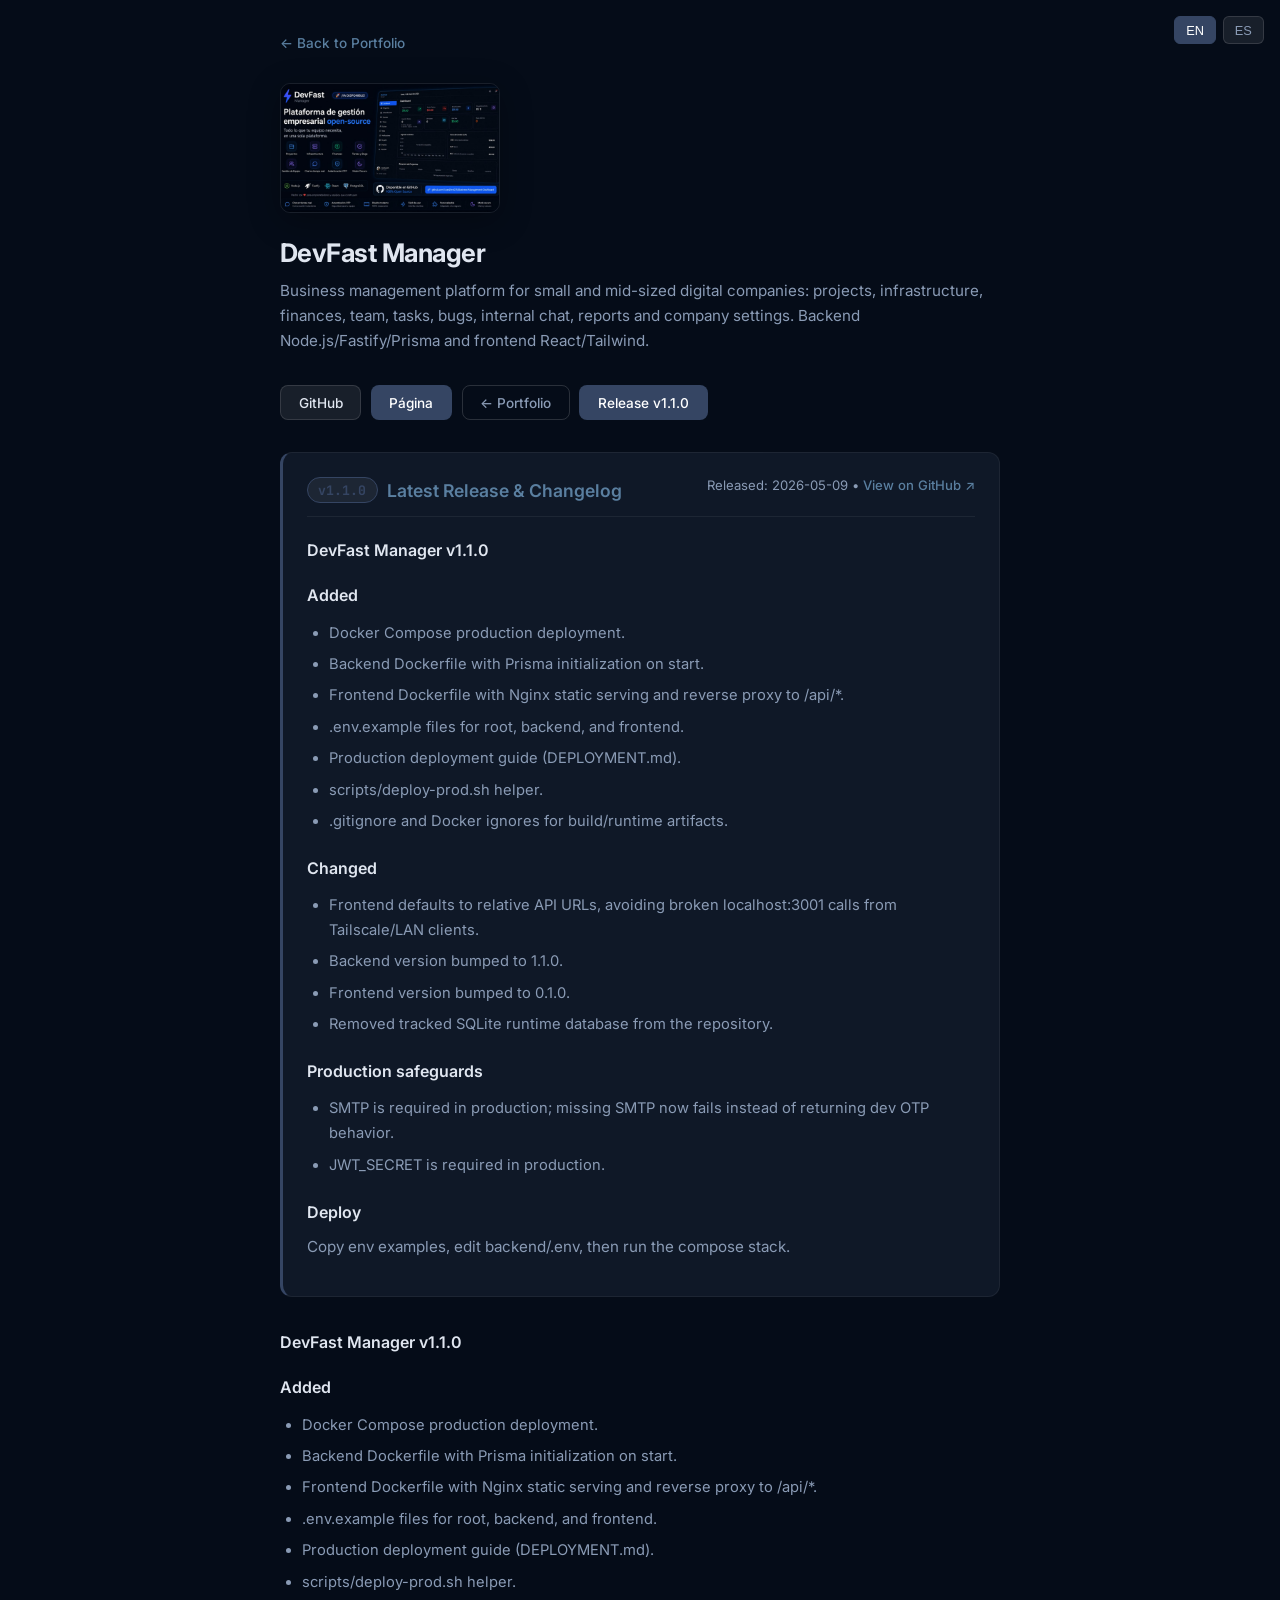
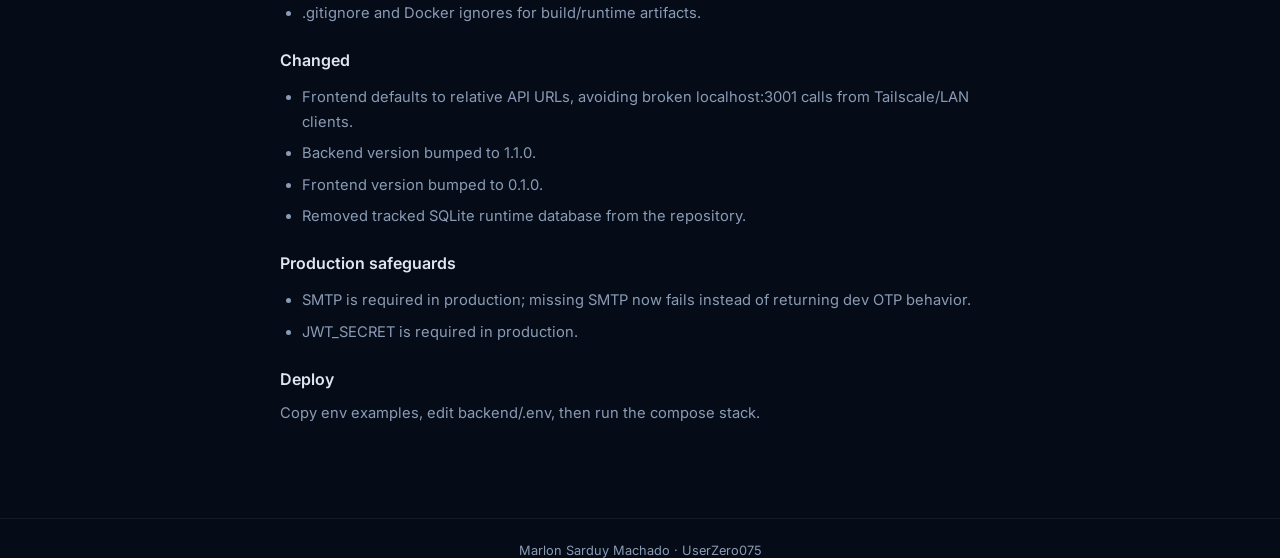
<file: p/devfast-manager.html>
<!DOCTYPE html>
<html lang="en">
<head>
    <meta charset="UTF-8">
    <meta name="viewport" content="width=device-width, initial-scale=1.0">
    <title>DevFast Manager - Marlon Sarduy Machado</title>
    <meta name="description" content="Business management platform for small and mid-sized digital companies: projects, infrastructure, finances, team, tasks, bugs, internal chat, reports and company settings. Backend Node.js/Fastify/Prisma and frontend React/Tailwind.">
    <link href="https://fonts.googleapis.com/css2?family=Inter:wght@400;500;600;700&family=JetBrains+Mono:wght@400;500&display=swap" rel="stylesheet">
    <!-- Open Graph -->
    <meta property="og:type" content="website">
    <meta property="og:title" content="DevFast Manager - Marlon Sarduy Machado">
    <meta property="og:description" content="Business management platform for small and mid-sized digital companies: projects, infrastructure, finances, team, tasks, bugs, internal chat, reports and company settings. Backend Node.js/Fastify/Prisma and frontend React/Tailwind.">
    <meta property="og:url" content="https://userzero075.github.io/portfolio/p/devfast-manager.html">
    <meta property="og:image" content="https://userzero075.github.io/portfolio/devfast-manager-preview.jpg">
    <meta property="og:site_name" content="Marlon Sarduy Machado - Portfolio">
    <!-- Twitter Card -->
    <meta name="twitter:card" content="summary_large_image">
    <meta name="twitter:title" content="DevFast Manager - Marlon Sarduy Machado">
    <meta name="twitter:description" content="Business management platform for small and mid-sized digital companies: projects, infrastructure, finances, team, tasks, bugs, internal chat, reports and company settings. Backend Node.js/Fastify/Prisma and frontend React/Tailwind.">
    <meta name="twitter:image" content="https://userzero075.github.io/portfolio/devfast-manager-preview.jpg">
    <style>
        :root {
            --bg: #050c18;
            --card: #0f1827;
            --accent: #354563;
            --accent2: #5a7fa0;
            --text: #e0e6f0;
            --muted: #8a9bb5;
        }
        * { margin: 0; padding: 0; box-sizing: border-box; }
        body { background: var(--bg); color: var(--text); font-family: 'Inter', sans-serif; min-height: 100vh; }
        .container { max-width: 760px; margin: 0 auto; padding: 2rem 1.25rem; }
        .back-link { display: inline-flex; align-items: center; gap: 0.4rem; margin-bottom: 2rem; color: var(--accent2); text-decoration: none; font-size: 0.85rem; font-weight: 500; transition: color 0.2s; }
        .back-link:hover { color: var(--accent); }
        .hero { display: flex; gap: 1.5rem; align-items: flex-start; margin-bottom: 2rem; flex-wrap: wrap; }
        .hero img { width: 220px; height: 130px; object-fit: cover; border-radius: 10px; border: 1px solid rgba(255,255,255,0.08); box-shadow: 0 8px 32px rgba(0,0,0,0.3); }
        .hero-info h1 { margin: 0 0 0.6rem; font-size: 1.6rem; font-weight: 700; color: var(--text); letter-spacing: -0.02em; }
        .hero-info p { margin: 0; color: var(--muted); line-height: 1.65; font-size: 0.95rem; }
        .actions { display: flex; gap: 0.6rem; flex-wrap: wrap; margin: 1.5rem 0 2rem; }
        .btn { display: inline-flex; align-items: center; gap: 0.4rem; padding: 0.55rem 1.1rem; border-radius: 8px; text-decoration: none; font-size: 0.85rem; font-weight: 500; transition: all 0.2s ease; border: 1px solid transparent; }
        .btn-github { background: rgba(255,255,255,0.08); color: var(--text); border-color: rgba(255,255,255,0.12); }
        .btn-github:hover { background: rgba(255,255,255,0.14); transform: translateY(-1px); }
        .btn-page { background: var(--accent); color: #fff; }
        .btn-page:hover { filter: brightness(1.15); transform: translateY(-1px); }
        .btn-details { background: transparent; color: var(--muted); border-color: rgba(255,255,255,0.15); }
        .btn-details:hover { color: var(--text); border-color: var(--accent); transform: translateY(-1px); }
        .section { margin: 2rem 0; padding: 1.5rem; background: var(--card); border-radius: 12px; border: 1px solid rgba(255,255,255,0.06); }
        .section h2 { color: var(--accent2); font-size: 1.1rem; margin-bottom: 0.75rem; font-weight: 600; }
        .section p { color: var(--muted); line-height: 1.75; font-size: 0.95rem; }
        .lang-switch { position: fixed; top: 1rem; right: 1rem; z-index: 10; display: flex; gap: 0.4rem; }
        .lang-btn { background: rgba(255,255,255,0.08); color: var(--muted); border: 1px solid rgba(255,255,255,0.12); padding: 0.35rem 0.7rem; cursor: pointer; border-radius: 6px; font-size: 0.8rem; font-weight: 500; transition: all 0.2s; }
        .lang-btn.active { background: var(--accent); color: #fff; border-color: var(--accent); }
        .lang-btn:hover:not(.active) { color: var(--text); border-color: var(--accent2); }
        .footer { margin-top: 3rem; padding-top: 1.5rem; border-top: 1px solid rgba(255,255,255,0.06); text-align: center; color: var(--muted); font-size: 0.8rem; }
        @media (max-width: 600px) {
            .hero { flex-direction: column; }
            .hero img { width: 100%; height: auto; }
            .hero-info h1 { font-size: 1.3rem; }
        }

        /* Release & Changelog Styles */
        .release-section { border-left: 3px solid var(--accent); }
        .release-header { display: flex; justify-content: space-between; align-items: flex-start; flex-wrap: wrap; gap: 0.75rem; margin-bottom: 1.25rem; border-bottom: 1px solid rgba(255,255,255,0.06); padding-bottom: 0.85rem; }
        .release-tag-title { display: flex; align-items: center; gap: 0.6rem; flex-wrap: wrap; }
        .release-badge { background: rgba(255,255,255,0.06); color: var(--accent); border: 1px solid var(--accent); padding: 0.2rem 0.65rem; border-radius: 999px; font-family: 'JetBrains Mono', monospace; font-size: 0.82rem; font-weight: 700; }
        .release-meta { font-size: 0.82rem; color: var(--muted); }
        .release-link { color: var(--accent2); text-decoration: none; font-weight: 500; }
        .release-link:hover { text-decoration: underline; color: var(--accent); }
        .release-body { font-size: 0.92rem; line-height: 1.7; color: var(--muted); }
        .release-body h2, .release-body h3, .release-body h4 { color: var(--text); margin: 1.1rem 0 0.5rem; font-size: 1rem; font-weight: 600; }
        .release-body h2:first-child, .release-body h3:first-child { margin-top: 0; }
        .release-body ul { list-style: disc; padding-left: 1.4rem; margin: 0.5rem 0 0.9rem; }
        .release-body li { padding: 0.2rem 0; color: var(--muted); border-bottom: none; }
        .release-body li strong { color: var(--text); }
        .release-body code { font-family: 'JetBrains Mono', monospace; font-size: 0.85em; background: rgba(255,255,255,0.06); padding: 0.15rem 0.35rem; border-radius: 4px; color: var(--accent2); }
        .release-body pre { background: rgba(0,0,0,0.3); padding: 0.75rem; border-radius: 6px; overflow-x: auto; margin: 0.5rem 0; }
        .release-body p { margin-bottom: 0.75rem; }

    </style>
</head>
<body>
    <div class="lang-switch"><button class="lang-btn" data-lang="en">EN</button><button class="lang-btn" data-lang="es">ES</button></div>
    <div class="container">
        <a href="../index.html" class="back-link" data-i18n="backToPortfolio">← Back to Portfolio</a>
        <div class="hero">
            <img src="../devfast-manager-preview.jpg" alt="DevFast Manager preview">
            <div class="hero-info">
                <h1>DevFast Manager</h1>
                <p data-i18n="desc">Business management platform for small and mid-sized digital companies: projects, infrastructure, finances, team, tasks, bugs, internal chat, reports and company settings. Backend Node.js/Fastify/Prisma and frontend React/Tailwind.</p>
            </div>
        </div>
        <div class="actions">
            <a href="https://github.com/UserZero075/Business-Management-Dashboard" target="_blank" class="btn btn-github">GitHub</a>
            <a href="https://userzero075.github.io/devfast-manager-web/" target="_blank" class="btn btn-page">Página</a>
            <a href="../index.html#devfast-manager" class="btn btn-details">← Portfolio</a>
            <a href="https://github.com/UserZero075/Business-Management-Dashboard/releases/tag/v1.1.0" target="_blank" class="btn btn-page" id="header-release-btn">Release v1.1.0</a>
        </div>
        <div class="section release-section" id="latest-release-section" data-github-repo="UserZero075/Business-Management-Dashboard">
            <div class="release-header">
                <div class="release-tag-title">
                    <span class="release-badge" id="release-tag">v1.1.0</span>
                    <h2 class="release-title" id="release-name" style="margin-bottom:0;" data-i18n="latestReleaseTitle">Latest Release &amp; Changelog</h2>
                </div>
                <div class="release-meta">
                    <span class="release-date" id="release-date">Released: 2026-05-09</span> • 
                    <a href="https://github.com/UserZero075/Business-Management-Dashboard/releases/tag/v1.1.0" target="_blank" rel="noopener noreferrer" class="release-link" id="release-url" data-i18n="viewRelease">View on GitHub ↗</a>
                </div>
            </div>
            <div class="release-body" id="release-body">
<h2>DevFast Manager v1.1.0</h2>
<h3>Added</h3>
<ul>
<li>Docker Compose production deployment.</li>
<li>Backend Dockerfile with Prisma initialization on start.</li>
<li>Frontend Dockerfile with Nginx static serving and reverse proxy to /api/*.</li>
<li>.env.example files for root, backend, and frontend.</li>
<li>Production deployment guide (DEPLOYMENT.md).</li>
<li>scripts/deploy-prod.sh helper.</li>
<li>.gitignore and Docker ignores for build/runtime artifacts.</li>
</ul>
<h3>Changed</h3>
<ul>
<li>Frontend defaults to relative API URLs, avoiding broken localhost:3001 calls from Tailscale/LAN clients.</li>
<li>Backend version bumped to 1.1.0.</li>
<li>Frontend version bumped to 0.1.0.</li>
<li>Removed tracked SQLite runtime database from the repository.</li>
</ul>
<h3>Production safeguards</h3>
<ul>
<li>SMTP is required in production; missing SMTP now fails instead of returning dev OTP behavior.</li>
<li>JWT_SECRET is required in production.</li>
</ul>
<h3>Deploy</h3>
<p>Copy env examples, edit backend/.env, then run the compose stack.</p>
            </div>
        </div>
            <div class="release-body" id="release-body">
<h2>DevFast Manager v1.1.0</h2>
<h3>Added</h3>
<ul>
<li>Docker Compose production deployment.</li>
<li>Backend Dockerfile with Prisma initialization on start.</li>
<li>Frontend Dockerfile with Nginx static serving and reverse proxy to /api/*.</li>
<li>.env.example files for root, backend, and frontend.</li>
<li>Production deployment guide (DEPLOYMENT.md).</li>
<li>scripts/deploy-prod.sh helper.</li>
<li>.gitignore and Docker ignores for build/runtime artifacts.</li>
</ul>
<h3>Changed</h3>
<ul>
<li>Frontend defaults to relative API URLs, avoiding broken localhost:3001 calls from Tailscale/LAN clients.</li>
<li>Backend version bumped to 1.1.0.</li>
<li>Frontend version bumped to 0.1.0.</li>
<li>Removed tracked SQLite runtime database from the repository.</li>
</ul>
<h3>Production safeguards</h3>
<ul>
<li>SMTP is required in production; missing SMTP now fails instead of returning dev OTP behavior.</li>
<li>JWT_SECRET is required in production.</li>
</ul>
<h3>Deploy</h3>
<p>Copy env examples, edit backend/.env, then run the compose stack.</p>
            </div>
        </div>
    </div>
    <div class="footer">Marlon Sarduy Machado · UserZero075</div>
    <script>
        const translations = {
            en: {
                backToPortfolio: "← Back to Portfolio",
                latestReleaseTitle: "Latest Release & Changelog",
                viewRelease: "View on GitHub ↗",
                aboutProject: "About this project",
                desc: "Business management platform for small and mid-sized digital companies: projects, infrastructure, finances, team, tasks, bugs, internal chat, reports and company settings. Backend Node.js/Fastify/Prisma and frontend React/Tailwind."
            },
            es: {
                backToPortfolio: "← Volver al Portfolio",
                latestReleaseTitle: "Última Versión & Changelog",
                viewRelease: "Ver en GitHub ↗",
                aboutProject: "Sobre este proyecto",
                desc: "Plataforma de gestión empresarial para empresas digitales pequeñas y medianas: proyectos, infraestructura, finanzas, equipo, tareas, bugs, chat interno, reportes y configuración de empresa. Backend Node.js/Fastify/Prisma y frontend React/Tailwind."
            }
        };
        function initI18n() {
            let l = localStorage.getItem('portfolio_lang') || 'en';
            document.querySelectorAll('.lang-btn').forEach(b => b.classList.toggle('active', b.dataset.lang === l));
            document.querySelectorAll('[data-i18n]').forEach(e => { let k = e.getAttribute('data-i18n'); if (translations[l][k]) e.textContent = translations[l][k]; });
        }
        document.querySelectorAll('.lang-btn').forEach(b => b.addEventListener('click', () => {
            let l = b.dataset.lang; localStorage.setItem('portfolio_lang', l); 
        function renderMarkdown(md) {
            if (!md) return '';
            let html = md.replace(/&/g, '&amp;').replace(/</g, '&lt;').replace(/>/g, '&gt;');
            html = html.replace(/```([a-z]*)\n([\s\S]*?)```/g, (match, lang, code) => `<pre><code>${code.trim()}</code></pre>`);
            html = html.replace(/`([^`]+)`/g, '<code>$1</code>');
            html = html.replace(/^### (.*$)/gim, '<h3>$1</h3>');
            html = html.replace(/^## (.*$)/gim, '<h2>$1</h2>');
            html = html.replace(/^# (.*$)/gim, '<h2>$1</h2>');
            html = html.replace(/\*\*([^*]+)\*\*/g, '<strong>$1</strong>');
            html = html.replace(/\[([^\]]+)\]\(([^)]+)\)/g, '<a href="$2" target="_blank" rel="noopener noreferrer" class="release-link">$1</a>');
            const lines = html.split('\n');
            let inList = false;
            let result = [];
            for (let line of lines) {
                const listMatch = line.match(/^(\s*)[-*]\s+(.*)$/);
                if (listMatch) {
                    if (!inList) { result.push('<ul>'); inList = true; }
                    result.push(`<li>${listMatch[2]}</li>`);
                } else {
                    if (inList) { result.push('</ul>'); inList = false; }
                    const trimmed = line.trim();
                    if (trimmed.length > 0 && !trimmed.startsWith('<h') && !trimmed.startsWith('<pre')) {
                        result.push(`<p>${trimmed}</p>`);
                    } else if (trimmed.length > 0) {
                        result.push(trimmed);
                    }
                }
            }
            if (inList) result.push('</ul>');
            return result.join('\n');
        }

        async function loadDynamicRelease() {
            const section = document.getElementById('latest-release-section');
            if (!section) return;
            const repo = section.dataset.githubRepo;
            if (!repo) return;

            try {
                let res = await fetch(`https://api.github.com/repos/${repo}/releases/latest`, {
                    headers: { 'Accept': 'application/vnd.github+json' }
                });
                let release;
                if (res.ok) {
                    release = await res.json();
                } else {
                    const listRes = await fetch(`https://api.github.com/repos/${repo}/releases`, {
                        headers: { 'Accept': 'application/vnd.github+json' }
                    });
                    if (listRes.ok) {
                        const list = await listRes.json();
                        if (list && list.length > 0) release = list[0];
                    }
                }

                if (!release) return;

                const tagEl = document.getElementById('release-tag');
                const nameEl = document.getElementById('release-name');
                const dateEl = document.getElementById('release-date');
                const urlEl = document.getElementById('release-url');
                const bodyEl = document.getElementById('release-body');
                const actionBtn = document.getElementById('header-release-btn');

                if (tagEl && release.tag_name) tagEl.textContent = release.tag_name;
                if (nameEl && release.name) nameEl.textContent = release.name;
                if (dateEl && release.published_at) {
                    const d = new Date(release.published_at);
                    const dateStr = d.toISOString().split('T')[0];
                    const isEs = (localStorage.getItem('portfolio_lang') || 'en') === 'es';
                    dateEl.textContent = (isEs ? 'Publicado: ' : 'Released: ') + dateStr;
                }
                if (urlEl && release.html_url) {
                    urlEl.href = release.html_url;
                }
                if (actionBtn && release.html_url) {
                    actionBtn.href = release.html_url;
                    if (release.tag_name) {
                        actionBtn.textContent = `Release ${release.tag_name}`;
                    }
                }
                if (bodyEl && release.body && release.body.trim()) {
                    bodyEl.innerHTML = renderMarkdown(release.body);
                }
            } catch (e) {
                // Preserves pre-rendered static changelog on rate-limit / offline
            }
        }

        initI18n();
        loadDynamicRelease();
        }));
        
        function renderMarkdown(md) {
            if (!md) return '';
            let html = md.replace(/&/g, '&amp;').replace(/</g, '&lt;').replace(/>/g, '&gt;');
            html = html.replace(/```([a-z]*)\n([\s\S]*?)```/g, (match, lang, code) => `<pre><code>${code.trim()}</code></pre>`);
            html = html.replace(/`([^`]+)`/g, '<code>$1</code>');
            html = html.replace(/^### (.*$)/gim, '<h3>$1</h3>');
            html = html.replace(/^## (.*$)/gim, '<h2>$1</h2>');
            html = html.replace(/^# (.*$)/gim, '<h2>$1</h2>');
            html = html.replace(/\*\*([^*]+)\*\*/g, '<strong>$1</strong>');
            html = html.replace(/\[([^\]]+)\]\(([^)]+)\)/g, '<a href="$2" target="_blank" rel="noopener noreferrer" class="release-link">$1</a>');
            const lines = html.split('\n');
            let inList = false;
            let result = [];
            for (let line of lines) {
                const listMatch = line.match(/^(\s*)[-*]\s+(.*)$/);
                if (listMatch) {
                    if (!inList) { result.push('<ul>'); inList = true; }
                    result.push(`<li>${listMatch[2]}</li>`);
                } else {
                    if (inList) { result.push('</ul>'); inList = false; }
                    const trimmed = line.trim();
                    if (trimmed.length > 0 && !trimmed.startsWith('<h') && !trimmed.startsWith('<pre')) {
                        result.push(`<p>${trimmed}</p>`);
                    } else if (trimmed.length > 0) {
                        result.push(trimmed);
                    }
                }
            }
            if (inList) result.push('</ul>');
            return result.join('\n');
        }

        async function loadDynamicRelease() {
            const section = document.getElementById('latest-release-section');
            if (!section) return;
            const repo = section.dataset.githubRepo;
            if (!repo) return;

            try {
                let res = await fetch(`https://api.github.com/repos/${repo}/releases/latest`, {
                    headers: { 'Accept': 'application/vnd.github+json' }
                });
                let release;
                if (res.ok) {
                    release = await res.json();
                } else {
                    const listRes = await fetch(`https://api.github.com/repos/${repo}/releases`, {
                        headers: { 'Accept': 'application/vnd.github+json' }
                    });
                    if (listRes.ok) {
                        const list = await listRes.json();
                        if (list && list.length > 0) release = list[0];
                    }
                }

                if (!release) return;

                const tagEl = document.getElementById('release-tag');
                const nameEl = document.getElementById('release-name');
                const dateEl = document.getElementById('release-date');
                const urlEl = document.getElementById('release-url');
                const bodyEl = document.getElementById('release-body');
                const actionBtn = document.getElementById('header-release-btn');

                if (tagEl && release.tag_name) tagEl.textContent = release.tag_name;
                if (nameEl && release.name) nameEl.textContent = release.name;
                if (dateEl && release.published_at) {
                    const d = new Date(release.published_at);
                    const dateStr = d.toISOString().split('T')[0];
                    const isEs = (localStorage.getItem('portfolio_lang') || 'en') === 'es';
                    dateEl.textContent = (isEs ? 'Publicado: ' : 'Released: ') + dateStr;
                }
                if (urlEl && release.html_url) {
                    urlEl.href = release.html_url;
                }
                if (actionBtn && release.html_url) {
                    actionBtn.href = release.html_url;
                    if (release.tag_name) {
                        actionBtn.textContent = `Release ${release.tag_name}`;
                    }
                }
                if (bodyEl && release.body && release.body.trim()) {
                    bodyEl.innerHTML = renderMarkdown(release.body);
                }
            } catch (e) {
                // Preserves pre-rendered static changelog on rate-limit / offline
            }
        }

        initI18n();
        loadDynamicRelease();
    </script>
</body>
</html>
</file>
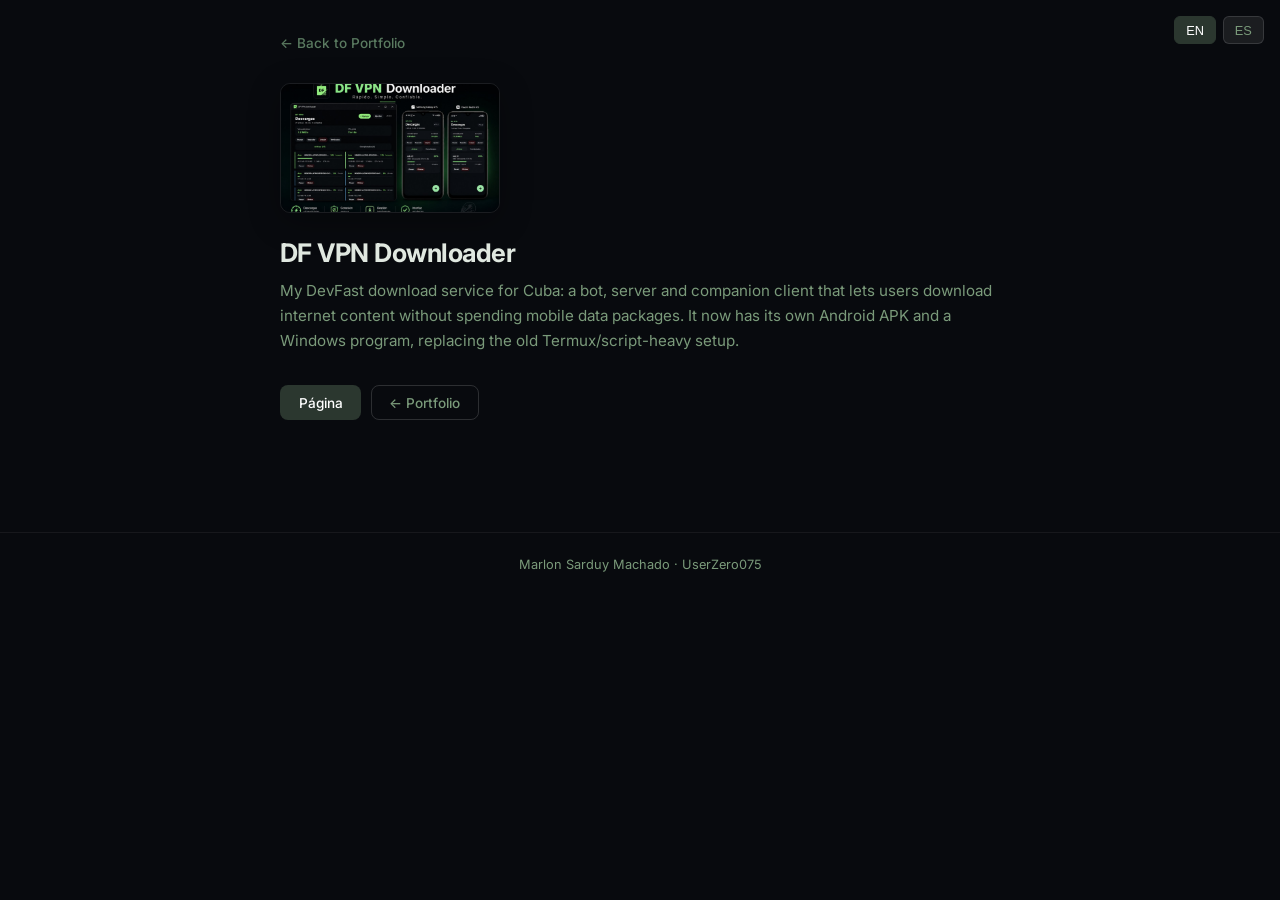
<file: p/df-vpn-downloader.html>
<!DOCTYPE html>
<html lang="en">
<head>
    <meta charset="UTF-8">
    <meta name="viewport" content="width=device-width, initial-scale=1.0">
    <title>DF VPN Downloader - Marlon Sarduy Machado</title>
    <meta name="description" content="My DevFast download service for Cuba: a bot, server and companion client that lets users download internet content without spending mobile data packages. It now has its own Android APK and a Windows program, replacing the old Termux/script-heavy setup.">
    <link href="https://fonts.googleapis.com/css2?family=Inter:wght@400;500;600;700&family=JetBrains+Mono:wght@400;500&display=swap" rel="stylesheet">
    <!-- Open Graph -->
    <meta property="og:type" content="website">
    <meta property="og:title" content="DF VPN Downloader - Marlon Sarduy Machado">
    <meta property="og:description" content="My DevFast download service for Cuba: a bot, server and companion client that lets users download internet content without spending mobile data packages. It now has its own Android APK and a Windows program, replacing the old Termux/script-heavy setup.">
    <meta property="og:url" content="https://userzero075.github.io/portfolio/p/df-vpn-downloader.html">
    <meta property="og:image" content="https://userzero075.github.io/portfolio/df-vpn-downloader.jpg">
    <meta property="og:site_name" content="Marlon Sarduy Machado - Portfolio">
    <!-- Twitter Card -->
    <meta name="twitter:card" content="summary_large_image">
    <meta name="twitter:title" content="DF VPN Downloader - Marlon Sarduy Machado">
    <meta name="twitter:description" content="My DevFast download service for Cuba: a bot, server and companion client that lets users download internet content without spending mobile data packages. It now has its own Android APK and a Windows program, replacing the old Termux/script-heavy setup.">
    <meta name="twitter:image" content="https://userzero075.github.io/portfolio/df-vpn-downloader.jpg">
    <style>
        :root {
            --bg: #080a0e;
            --card: #0b1012;
            --accent: #2b372f;
            --accent2: #5a7a60;
            --text: #e0e8e0;
            --muted: #7a9a7a;
        }
        * { margin: 0; padding: 0; box-sizing: border-box; }
        body { background: var(--bg); color: var(--text); font-family: 'Inter', sans-serif; min-height: 100vh; }
        .container { max-width: 760px; margin: 0 auto; padding: 2rem 1.25rem; }
        .back-link { display: inline-flex; align-items: center; gap: 0.4rem; margin-bottom: 2rem; color: var(--accent2); text-decoration: none; font-size: 0.85rem; font-weight: 500; transition: color 0.2s; }
        .back-link:hover { color: var(--accent); }
        .hero { display: flex; gap: 1.5rem; align-items: flex-start; margin-bottom: 2rem; flex-wrap: wrap; }
        .hero img { width: 220px; height: 130px; object-fit: cover; border-radius: 10px; border: 1px solid rgba(255,255,255,0.08); box-shadow: 0 8px 32px rgba(0,0,0,0.3); }
        .hero-info h1 { margin: 0 0 0.6rem; font-size: 1.6rem; font-weight: 700; color: var(--text); letter-spacing: -0.02em; }
        .hero-info p { margin: 0; color: var(--muted); line-height: 1.65; font-size: 0.95rem; }
        .actions { display: flex; gap: 0.6rem; flex-wrap: wrap; margin: 1.5rem 0 2rem; }
        .btn { display: inline-flex; align-items: center; gap: 0.4rem; padding: 0.55rem 1.1rem; border-radius: 8px; text-decoration: none; font-size: 0.85rem; font-weight: 500; transition: all 0.2s ease; border: 1px solid transparent; }
        .btn-github { background: rgba(255,255,255,0.08); color: var(--text); border-color: rgba(255,255,255,0.12); }
        .btn-github:hover { background: rgba(255,255,255,0.14); transform: translateY(-1px); }
        .btn-page { background: var(--accent); color: #fff; }
        .btn-page:hover { filter: brightness(1.15); transform: translateY(-1px); }
        .btn-details { background: transparent; color: var(--muted); border-color: rgba(255,255,255,0.15); }
        .btn-details:hover { color: var(--text); border-color: var(--accent); transform: translateY(-1px); }
        .section { margin: 2rem 0; padding: 1.5rem; background: var(--card); border-radius: 12px; border: 1px solid rgba(255,255,255,0.06); }
        .section h2 { color: var(--accent2); font-size: 1.1rem; margin-bottom: 0.75rem; font-weight: 600; }
        .section p { color: var(--muted); line-height: 1.75; font-size: 0.95rem; }
        .lang-switch { position: fixed; top: 1rem; right: 1rem; z-index: 10; display: flex; gap: 0.4rem; }
        .lang-btn { background: rgba(255,255,255,0.08); color: var(--muted); border: 1px solid rgba(255,255,255,0.12); padding: 0.35rem 0.7rem; cursor: pointer; border-radius: 6px; font-size: 0.8rem; font-weight: 500; transition: all 0.2s; }
        .lang-btn.active { background: var(--accent); color: #fff; border-color: var(--accent); }
        .lang-btn:hover:not(.active) { color: var(--text); border-color: var(--accent2); }
        .footer { margin-top: 3rem; padding-top: 1.5rem; border-top: 1px solid rgba(255,255,255,0.06); text-align: center; color: var(--muted); font-size: 0.8rem; }
        @media (max-width: 600px) {
            .hero { flex-direction: column; }
            .hero img { width: 100%; height: auto; }
            .hero-info h1 { font-size: 1.3rem; }
        }
    </style>
</head>
<body>
    <div class="lang-switch"><button class="lang-btn" data-lang="en">EN</button><button class="lang-btn" data-lang="es">ES</button></div>
    <div class="container">
        <a href="../index.html" class="back-link" data-i18n="backToPortfolio">← Back to Portfolio</a>
        <div class="hero">
            <img src="../df-vpn-downloader.jpg" alt="DF VPN Downloader preview">
            <div class="hero-info">
                <h1>DF VPN Downloader</h1>
                <p data-i18n="desc">My DevFast download service for Cuba: a bot, server and companion client that lets users download internet content without spending mobile data packages. It now has its own Android APK and a Windows program, replacing the old Termux/script-heavy setup.</p>
            </div>
        </div>
        <div class="actions">
            
            <a href="http://t.me/DevFastShopBot/devfastapp?startapp=product_1" target="_blank" class="btn btn-page">Página</a>
            <a href="../index.html#df-vpn-downloader" class="btn btn-details">← Portfolio</a>
        </div>
    </div>
    <div class="footer">Marlon Sarduy Machado · UserZero075</div>
    <script>
        const translations = {
            en: {
                backToPortfolio: "← Back to Portfolio",
                aboutProject: "About this project",
                desc: "My DevFast download service for Cuba: a bot, server and companion client that lets users download internet content without spending mobile data packages. It now has its own Android APK and a Windows program, replacing the old Termux/script-heavy setup."
            },
            es: {
                backToPortfolio: "← Volver al Portfolio",
                aboutProject: "Sobre este proyecto",
                desc: "Mi servicio de descargas de DevFast para Cuba: un bot, servidor y cliente complementario que permite descargar contenido de Internet sin gastar los paquetes de datos móviles. Ahora cuenta con su propio APK para Android y programa para Windows, sustituyendo la configuración antigua basada en Termux y scripts."
            }
        };
        function initI18n() {
            let l = localStorage.getItem('portfolio_lang') || 'en';
            document.querySelectorAll('.lang-btn').forEach(b => b.classList.toggle('active', b.dataset.lang === l));
            document.querySelectorAll('[data-i18n]').forEach(e => { let k = e.getAttribute('data-i18n'); if (translations[l][k]) e.textContent = translations[l][k]; });
        }
        document.querySelectorAll('.lang-btn').forEach(b => b.addEventListener('click', () => {
            let l = b.dataset.lang; localStorage.setItem('portfolio_lang', l); initI18n();
        }));
        initI18n();
    </script>
</body>
</html>
</file>
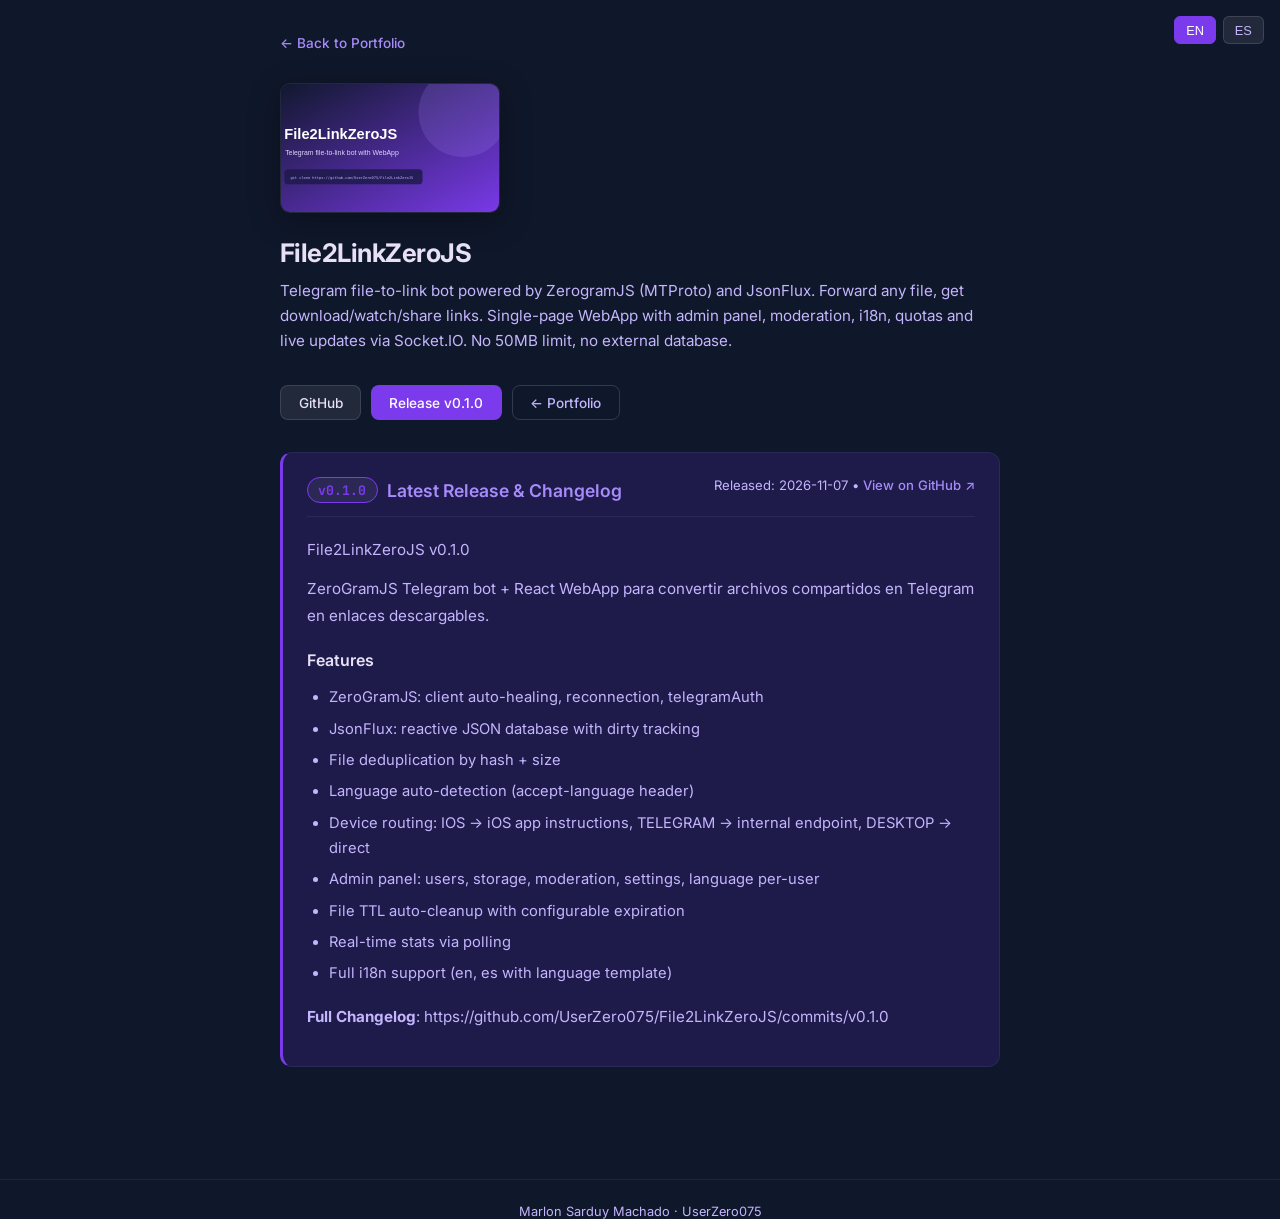
<file: p/file2linkzerojs.html>
<!DOCTYPE html>
<html lang="en">
<head>
    <meta charset="UTF-8">
    <meta name="viewport" content="width=device-width, initial-scale=1.0">
    <title>File2LinkZeroJS - Marlon Sarduy Machado</title>
    <meta name="description" content="Telegram file-to-link bot powered by ZerogramJS (MTProto) and JsonFlux. Forward any file, get download/watch/share links. Single-page WebApp with admin panel, moderation, i18n, quotas and live updates via Socket.IO. No 50MB limit, no external database.">
    <link href="https://fonts.googleapis.com/css2?family=Inter:wght@400;500;600;700&family=JetBrains+Mono:wght@400;500&display=swap" rel="stylesheet">
    <!-- Open Graph -->
    <meta property="og:type" content="website">
    <meta property="og:title" content="File2LinkZeroJS - Marlon Sarduy Machado">
    <meta property="og:description" content="Telegram file-to-link bot powered by ZerogramJS (MTProto) and JsonFlux. Forward any file, get download/watch/share links. Single-page WebApp with admin panel, moderation, i18n, quotas and live updates via Socket.IO. No 50MB limit, no external database.">
    <meta property="og:url" content="https://userzero075.github.io/portfolio/p/file2linkzerojs.html">
    <meta property="og:image" content="https://userzero075.github.io/portfolio/file2linkpreview.svg">
    <meta property="og:site_name" content="Marlon Sarduy Machado - Portfolio">
    <!-- Twitter Card -->
    <meta name="twitter:card" content="summary_large_image">
    <meta name="twitter:title" content="File2LinkZeroJS - Marlon Sarduy Machado">
    <meta name="twitter:description" content="Telegram file-to-link bot powered by ZerogramJS (MTProto) and JsonFlux. Forward any file, get download/watch/share links. Single-page WebApp with admin panel, moderation, i18n, quotas and live updates via Socket.IO. No 50MB limit, no external database.">
    <meta name="twitter:image" content="https://userzero075.github.io/portfolio/file2linkpreview.svg">
    <style>
        :root {
            --bg: #0f172a;
            --card: #1e1b4b;
            --accent: #7c3aed;
            --accent2: #a78bfa;
            --text: #e8e0f5;
            --muted: #c4b5fd;
        }
        * { margin: 0; padding: 0; box-sizing: border-box; }
        body { background: var(--bg); color: var(--text); font-family: 'Inter', sans-serif; min-height: 100vh; }
        .container { max-width: 760px; margin: 0 auto; padding: 2rem 1.25rem; }
        .back-link { display: inline-flex; align-items: center; gap: 0.4rem; margin-bottom: 2rem; color: var(--accent2); text-decoration: none; font-size: 0.85rem; font-weight: 500; transition: color 0.2s; }
        .back-link:hover { color: var(--accent); }
        .hero { display: flex; gap: 1.5rem; align-items: flex-start; margin-bottom: 2rem; flex-wrap: wrap; }
        .hero img { width: 220px; height: 130px; object-fit: cover; border-radius: 10px; border: 1px solid rgba(255,255,255,0.08); box-shadow: 0 8px 32px rgba(0,0,0,0.3); }
        .hero-info h1 { margin: 0 0 0.6rem; font-size: 1.6rem; font-weight: 700; color: var(--text); letter-spacing: -0.02em; }
        .hero-info p { margin: 0; color: var(--muted); line-height: 1.65; font-size: 0.95rem; }
        .actions { display: flex; gap: 0.6rem; flex-wrap: wrap; margin: 1.5rem 0 2rem; }
        .btn { display: inline-flex; align-items: center; gap: 0.4rem; padding: 0.55rem 1.1rem; border-radius: 8px; text-decoration: none; font-size: 0.85rem; font-weight: 500; transition: all 0.2s ease; border: 1px solid transparent; }
        .btn-github { background: rgba(255,255,255,0.08); color: var(--text); border-color: rgba(255,255,255,0.12); }
        .btn-github:hover { background: rgba(255,255,255,0.14); transform: translateY(-1px); }
        .btn-page { background: var(--accent); color: #fff; }
        .btn-page:hover { filter: brightness(1.15); transform: translateY(-1px); }
        .btn-details { background: transparent; color: var(--muted); border-color: rgba(255,255,255,0.15); }
        .btn-details:hover { color: var(--text); border-color: var(--accent); transform: translateY(-1px); }
        .section { margin: 2rem 0; padding: 1.5rem; background: var(--card); border-radius: 12px; border: 1px solid rgba(255,255,255,0.06); }
        .section h2 { color: var(--accent2); font-size: 1.1rem; margin-bottom: 0.75rem; font-weight: 600; }
        .section p { color: var(--muted); line-height: 1.75; font-size: 0.95rem; }
        .lang-switch { position: fixed; top: 1rem; right: 1rem; z-index: 10; display: flex; gap: 0.4rem; }
        .lang-btn { background: rgba(255,255,255,0.08); color: var(--muted); border: 1px solid rgba(255,255,255,0.12); padding: 0.35rem 0.7rem; cursor: pointer; border-radius: 6px; font-size: 0.8rem; font-weight: 500; transition: all 0.2s; }
        .lang-btn.active { background: var(--accent); color: #fff; border-color: var(--accent); }
        .lang-btn:hover:not(.active) { color: var(--text); border-color: var(--accent2); }
        .footer { margin-top: 3rem; padding-top: 1.5rem; border-top: 1px solid rgba(255,255,255,0.06); text-align: center; color: var(--muted); font-size: 0.8rem; }
        @media (max-width: 600px) {
            .hero { flex-direction: column; }
            .hero img { width: 100%; height: auto; }
            .hero-info h1 { font-size: 1.3rem; }
        }

        /* Release & Changelog Styles */
        .release-section { border-left: 3px solid var(--accent); }
        .release-header { display: flex; justify-content: space-between; align-items: flex-start; flex-wrap: wrap; gap: 0.75rem; margin-bottom: 1.25rem; border-bottom: 1px solid rgba(255,255,255,0.06); padding-bottom: 0.85rem; }
        .release-tag-title { display: flex; align-items: center; gap: 0.6rem; flex-wrap: wrap; }
        .release-badge { background: rgba(255,255,255,0.06); color: var(--accent); border: 1px solid var(--accent); padding: 0.2rem 0.65rem; border-radius: 999px; font-family: 'JetBrains Mono', monospace; font-size: 0.82rem; font-weight: 700; }
        .release-meta { font-size: 0.82rem; color: var(--muted); }
        .release-link { color: var(--accent2); text-decoration: none; font-weight: 500; }
        .release-link:hover { text-decoration: underline; color: var(--accent); }
        .release-body { font-size: 0.92rem; line-height: 1.7; color: var(--muted); }
        .release-body h2, .release-body h3, .release-body h4 { color: var(--text); margin: 1.1rem 0 0.5rem; font-size: 1rem; font-weight: 600; }
        .release-body h2:first-child, .release-body h3:first-child { margin-top: 0; }
        .release-body ul { list-style: disc; padding-left: 1.4rem; margin: 0.5rem 0 0.9rem; }
        .release-body li { padding: 0.2rem 0; color: var(--muted); border-bottom: none; }
        .release-body li strong { color: var(--text); }
        .release-body code { font-family: 'JetBrains Mono', monospace; font-size: 0.85em; background: rgba(255,255,255,0.06); padding: 0.15rem 0.35rem; border-radius: 4px; color: var(--accent2); }
        .release-body pre { background: rgba(0,0,0,0.3); padding: 0.75rem; border-radius: 6px; overflow-x: auto; margin: 0.5rem 0; }
        .release-body p { margin-bottom: 0.75rem; }

    </style>
</head>
<body>
    <div class="lang-switch"><button class="lang-btn" data-lang="en">EN</button><button class="lang-btn" data-lang="es">ES</button></div>
    <div class="container">
        <a href="../index.html" class="back-link" data-i18n="backToPortfolio">← Back to Portfolio</a>
        <div class="hero">
            <img src="../file2linkpreview.svg" alt="File2LinkZeroJS preview">
            <div class="hero-info">
                <h1>File2LinkZeroJS</h1>
                <p data-i18n="desc">Telegram file-to-link bot powered by ZerogramJS (MTProto) and JsonFlux. Forward any file, get download/watch/share links. Single-page WebApp with admin panel, moderation, i18n, quotas and live updates via Socket.IO. No 50MB limit, no external database.</p>
            </div>
        </div>
        <div class="actions">
            <a href="https://github.com/UserZero075/File2LinkZeroJS" target="_blank" class="btn btn-github">GitHub</a>
            <a href="https://github.com/UserZero075/File2LinkZeroJS/releases/tag/v0.1.0" target="_blank" class="btn btn-page" id="header-release-btn">Release v0.1.0</a>
            <a href="../index.html#file2linkzerojs" class="btn btn-details">← Portfolio</a>
        </div>
        <div class="section release-section" id="latest-release-section" data-github-repo="UserZero075/File2LinkZeroJS">
            <div class="release-header">
                <div class="release-tag-title">
                    <span class="release-badge" id="release-tag">v0.1.0</span>
                    <h2 class="release-title" id="release-name" style="margin-bottom:0;" data-i18n="latestReleaseTitle">Latest Release &amp; Changelog</h2>
                </div>
                <div class="release-meta">
                    <span class="release-date" id="release-date">Released: 2026-11-07</span> • 
                    <a href="https://github.com/UserZero075/File2LinkZeroJS/releases/tag/v0.1.0" target="_blank" rel="noopener noreferrer" class="release-link" id="release-url" data-i18n="viewRelease">View on GitHub ↗</a>
                </div>
            </div>
            <div class="release-body" id="release-body">
<p>File2LinkZeroJS v0.1.0</p>
<p>ZeroGramJS Telegram bot + React WebApp para convertir archivos compartidos en Telegram en enlaces descargables.</p>
<h3>Features</h3>
<ul>
<li>ZeroGramJS: client auto-healing, reconnection, telegramAuth</li>
<li>JsonFlux: reactive JSON database with dirty tracking</li>
<li>File deduplication by hash + size</li>
<li>Language auto-detection (accept-language header)</li>
<li>Device routing: IOS -&gt; iOS app instructions, TELEGRAM -&gt; internal endpoint, DESKTOP -&gt; direct</li>
<li>Admin panel: users, storage, moderation, settings, language per-user</li>
<li>File TTL auto-cleanup with configurable expiration</li>
<li>Real-time stats via polling</li>
<li>Full i18n support (en, es with language template)</li>
</ul>
<p><strong>Full Changelog</strong>: https://github.com/UserZero075/File2LinkZeroJS/commits/v0.1.0</p>
            </div>
        </div>
    </div>
    <div class="footer">Marlon Sarduy Machado · UserZero075</div>
    <script>
        const translations = {
            en: {
                backToPortfolio: "← Back to Portfolio",
                latestReleaseTitle: "Latest Release & Changelog",
                viewRelease: "View on GitHub ↗",
                aboutProject: "About this project",
                desc: "Telegram file-to-link bot powered by ZerogramJS (MTProto) and JsonFlux. Forward any file, get download/watch/share links. Single-page WebApp with admin panel, moderation, i18n, quotas and live updates via Socket.IO. No 50MB limit, no external database."
            },
            es: {
                backToPortfolio: "← Volver al Portfolio",
                latestReleaseTitle: "Última Versión & Changelog",
                viewRelease: "Ver en GitHub ↗",
                aboutProject: "Sobre este proyecto",
                desc: "Bot de Telegram para convertir archivos en enlaces, impulsado por ZerogramJS (MTProto) y JsonFlux. Reenvía cualquier archivo y obtén enlaces de descarga/visualización/compartición. WebApp de una sola página con panel de admin, moderación, i18n, cuotas y actualizaciones en vivo vía Socket.IO. Sin límite de 50MB, sin base de datos externa."
            }
        };
        function initI18n() {
            let l = localStorage.getItem('portfolio_lang') || 'en';
            document.querySelectorAll('.lang-btn').forEach(b => b.classList.toggle('active', b.dataset.lang === l));
            document.querySelectorAll('[data-i18n]').forEach(e => { let k = e.getAttribute('data-i18n'); if (translations[l][k]) e.textContent = translations[l][k]; });
        }
        document.querySelectorAll('.lang-btn').forEach(b => b.addEventListener('click', () => {
            let l = b.dataset.lang; localStorage.setItem('portfolio_lang', l); 
        function renderMarkdown(md) {
            if (!md) return '';
            let html = md.replace(/&/g, '&amp;').replace(/</g, '&lt;').replace(/>/g, '&gt;');
            html = html.replace(/```([a-z]*)\n([\s\S]*?)```/g, (match, lang, code) => `<pre><code>${code.trim()}</code></pre>`);
            html = html.replace(/`([^`]+)`/g, '<code>$1</code>');
            html = html.replace(/^### (.*$)/gim, '<h3>$1</h3>');
            html = html.replace(/^## (.*$)/gim, '<h2>$1</h2>');
            html = html.replace(/^# (.*$)/gim, '<h2>$1</h2>');
            html = html.replace(/\*\*([^*]+)\*\*/g, '<strong>$1</strong>');
            html = html.replace(/\[([^\]]+)\]\(([^)]+)\)/g, '<a href="$2" target="_blank" rel="noopener noreferrer" class="release-link">$1</a>');
            const lines = html.split('\n');
            let inList = false;
            let result = [];
            for (let line of lines) {
                const listMatch = line.match(/^(\s*)[-*]\s+(.*)$/);
                if (listMatch) {
                    if (!inList) { result.push('<ul>'); inList = true; }
                    result.push(`<li>${listMatch[2]}</li>`);
                } else {
                    if (inList) { result.push('</ul>'); inList = false; }
                    const trimmed = line.trim();
                    if (trimmed.length > 0 && !trimmed.startsWith('<h') && !trimmed.startsWith('<pre')) {
                        result.push(`<p>${trimmed}</p>`);
                    } else if (trimmed.length > 0) {
                        result.push(trimmed);
                    }
                }
            }
            if (inList) result.push('</ul>');
            return result.join('\n');
        }

        async function loadDynamicRelease() {
            const section = document.getElementById('latest-release-section');
            if (!section) return;
            const repo = section.dataset.githubRepo;
            if (!repo) return;

            try {
                let res = await fetch(`https://api.github.com/repos/${repo}/releases/latest`, {
                    headers: { 'Accept': 'application/vnd.github+json' }
                });
                let release;
                if (res.ok) {
                    release = await res.json();
                } else {
                    const listRes = await fetch(`https://api.github.com/repos/${repo}/releases`, {
                        headers: { 'Accept': 'application/vnd.github+json' }
                    });
                    if (listRes.ok) {
                        const list = await listRes.json();
                        if (list && list.length > 0) release = list[0];
                    }
                }

                if (!release) return;

                const tagEl = document.getElementById('release-tag');
                const nameEl = document.getElementById('release-name');
                const dateEl = document.getElementById('release-date');
                const urlEl = document.getElementById('release-url');
                const bodyEl = document.getElementById('release-body');
                const actionBtn = document.getElementById('header-release-btn');

                if (tagEl && release.tag_name) tagEl.textContent = release.tag_name;
                if (nameEl && release.name) nameEl.textContent = release.name;
                if (dateEl && release.published_at) {
                    const d = new Date(release.published_at);
                    const dateStr = d.toISOString().split('T')[0];
                    const isEs = (localStorage.getItem('portfolio_lang') || 'en') === 'es';
                    dateEl.textContent = (isEs ? 'Publicado: ' : 'Released: ') + dateStr;
                }
                if (urlEl && release.html_url) {
                    urlEl.href = release.html_url;
                }
                if (actionBtn && release.html_url) {
                    actionBtn.href = release.html_url;
                    if (release.tag_name) {
                        actionBtn.textContent = `Release ${release.tag_name}`;
                    }
                }
                if (bodyEl && release.body && release.body.trim()) {
                    bodyEl.innerHTML = renderMarkdown(release.body);
                }
            } catch (e) {
                // Preserves pre-rendered static changelog on rate-limit / offline
            }
        }

        initI18n();
        loadDynamicRelease();
        }));
        
        function renderMarkdown(md) {
            if (!md) return '';
            let html = md.replace(/&/g, '&amp;').replace(/</g, '&lt;').replace(/>/g, '&gt;');
            html = html.replace(/```([a-z]*)\n([\s\S]*?)```/g, (match, lang, code) => `<pre><code>${code.trim()}</code></pre>`);
            html = html.replace(/`([^`]+)`/g, '<code>$1</code>');
            html = html.replace(/^### (.*$)/gim, '<h3>$1</h3>');
            html = html.replace(/^## (.*$)/gim, '<h2>$1</h2>');
            html = html.replace(/^# (.*$)/gim, '<h2>$1</h2>');
            html = html.replace(/\*\*([^*]+)\*\*/g, '<strong>$1</strong>');
            html = html.replace(/\[([^\]]+)\]\(([^)]+)\)/g, '<a href="$2" target="_blank" rel="noopener noreferrer" class="release-link">$1</a>');
            const lines = html.split('\n');
            let inList = false;
            let result = [];
            for (let line of lines) {
                const listMatch = line.match(/^(\s*)[-*]\s+(.*)$/);
                if (listMatch) {
                    if (!inList) { result.push('<ul>'); inList = true; }
                    result.push(`<li>${listMatch[2]}</li>`);
                } else {
                    if (inList) { result.push('</ul>'); inList = false; }
                    const trimmed = line.trim();
                    if (trimmed.length > 0 && !trimmed.startsWith('<h') && !trimmed.startsWith('<pre')) {
                        result.push(`<p>${trimmed}</p>`);
                    } else if (trimmed.length > 0) {
                        result.push(trimmed);
                    }
                }
            }
            if (inList) result.push('</ul>');
            return result.join('\n');
        }

        async function loadDynamicRelease() {
            const section = document.getElementById('latest-release-section');
            if (!section) return;
            const repo = section.dataset.githubRepo;
            if (!repo) return;

            try {
                let res = await fetch(`https://api.github.com/repos/${repo}/releases/latest`, {
                    headers: { 'Accept': 'application/vnd.github+json' }
                });
                let release;
                if (res.ok) {
                    release = await res.json();
                } else {
                    const listRes = await fetch(`https://api.github.com/repos/${repo}/releases`, {
                        headers: { 'Accept': 'application/vnd.github+json' }
                    });
                    if (listRes.ok) {
                        const list = await listRes.json();
                        if (list && list.length > 0) release = list[0];
                    }
                }

                if (!release) return;

                const tagEl = document.getElementById('release-tag');
                const nameEl = document.getElementById('release-name');
                const dateEl = document.getElementById('release-date');
                const urlEl = document.getElementById('release-url');
                const bodyEl = document.getElementById('release-body');
                const actionBtn = document.getElementById('header-release-btn');

                if (tagEl && release.tag_name) tagEl.textContent = release.tag_name;
                if (nameEl && release.name) nameEl.textContent = release.name;
                if (dateEl && release.published_at) {
                    const d = new Date(release.published_at);
                    const dateStr = d.toISOString().split('T')[0];
                    const isEs = (localStorage.getItem('portfolio_lang') || 'en') === 'es';
                    dateEl.textContent = (isEs ? 'Publicado: ' : 'Released: ') + dateStr;
                }
                if (urlEl && release.html_url) {
                    urlEl.href = release.html_url;
                }
                if (actionBtn && release.html_url) {
                    actionBtn.href = release.html_url;
                    if (release.tag_name) {
                        actionBtn.textContent = `Release ${release.tag_name}`;
                    }
                }
                if (bodyEl && release.body && release.body.trim()) {
                    bodyEl.innerHTML = renderMarkdown(release.body);
                }
            } catch (e) {
                // Preserves pre-rendered static changelog on rate-limit / offline
            }
        }

        initI18n();
        loadDynamicRelease();
    </script>
</body>
</html>
</file>
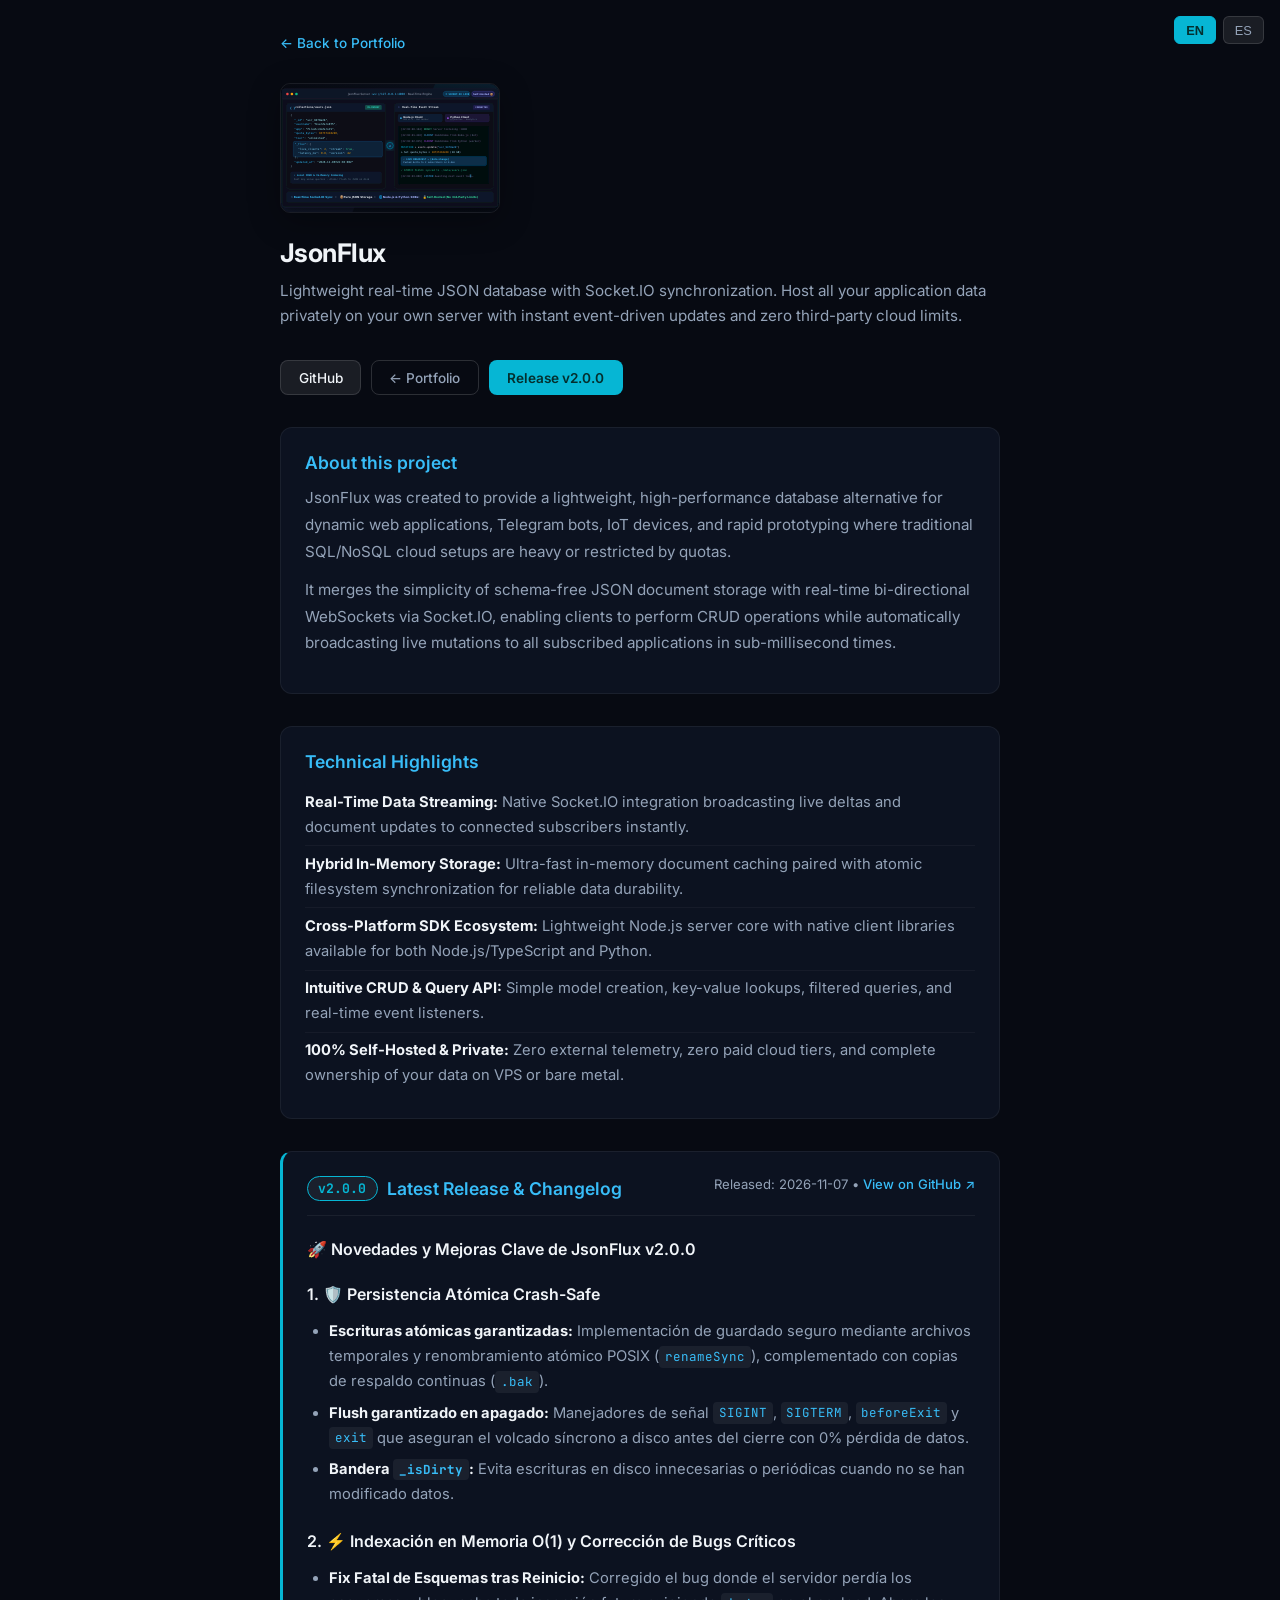
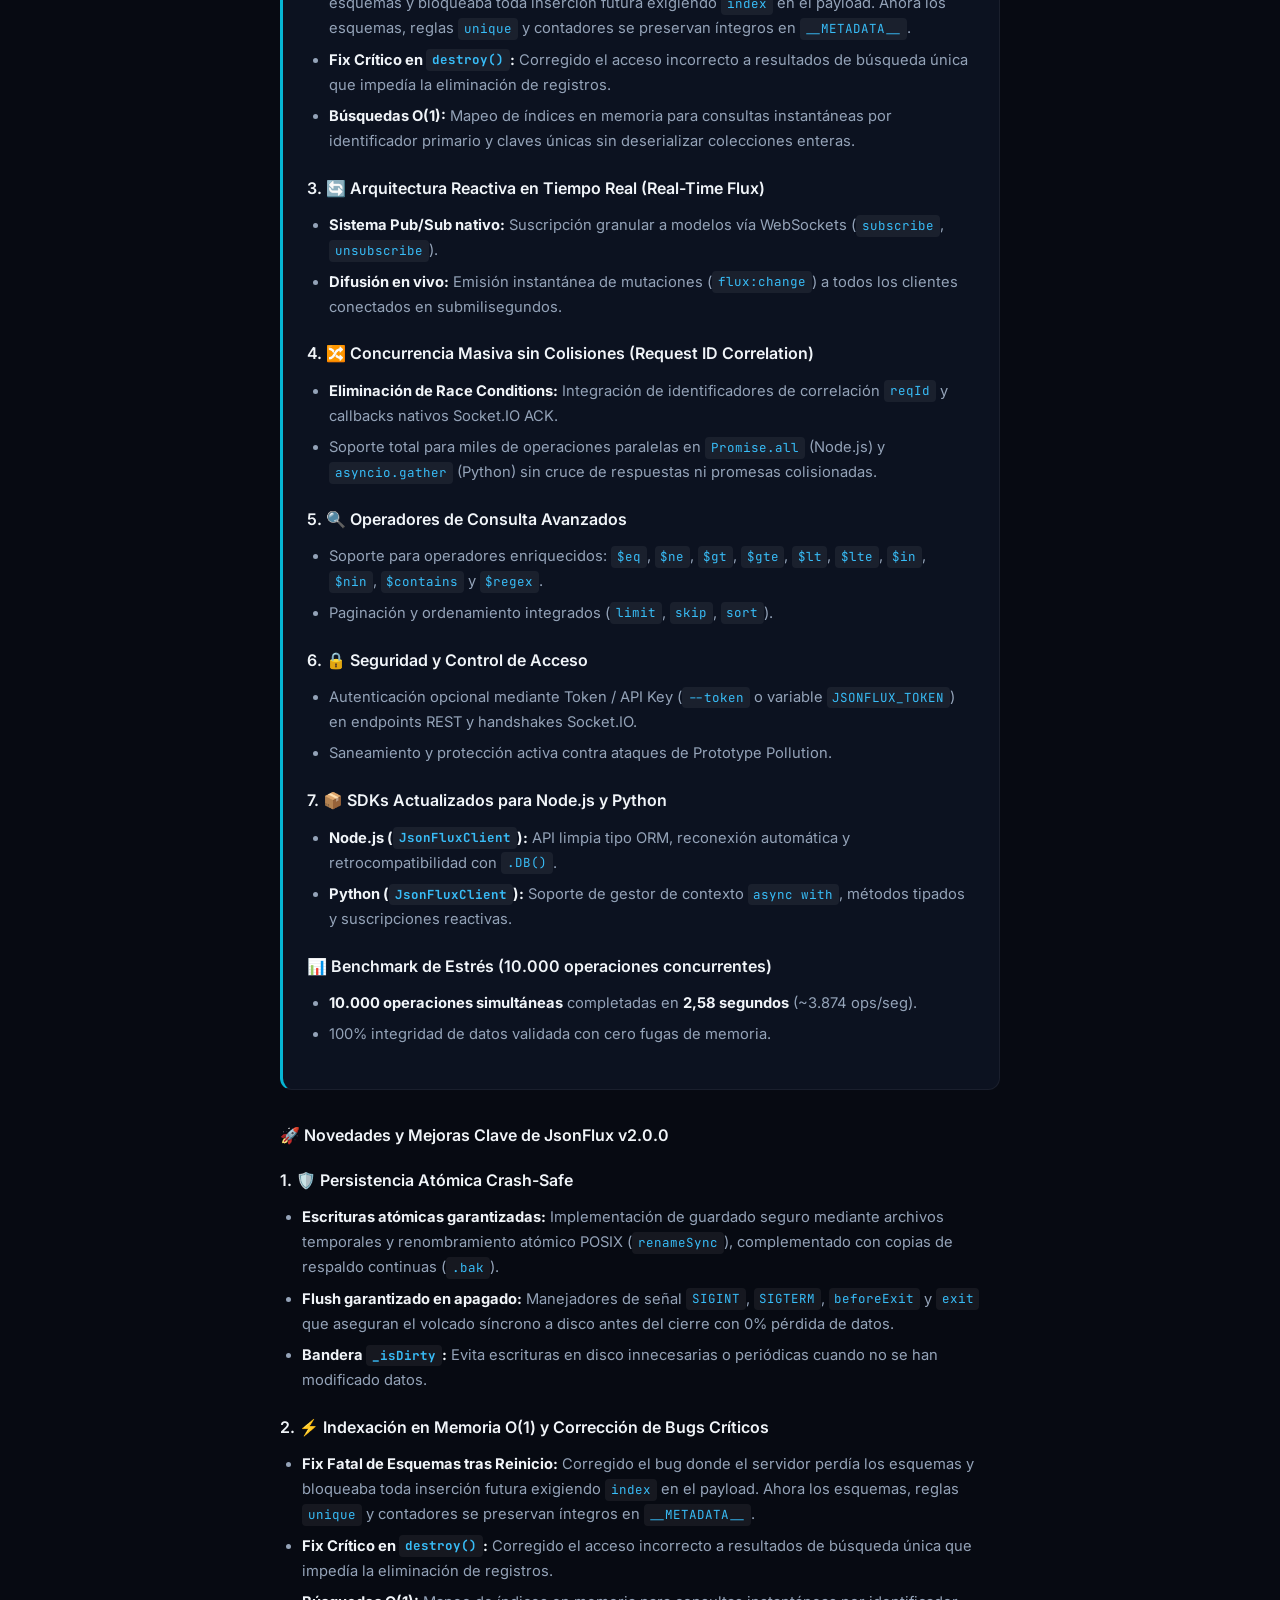
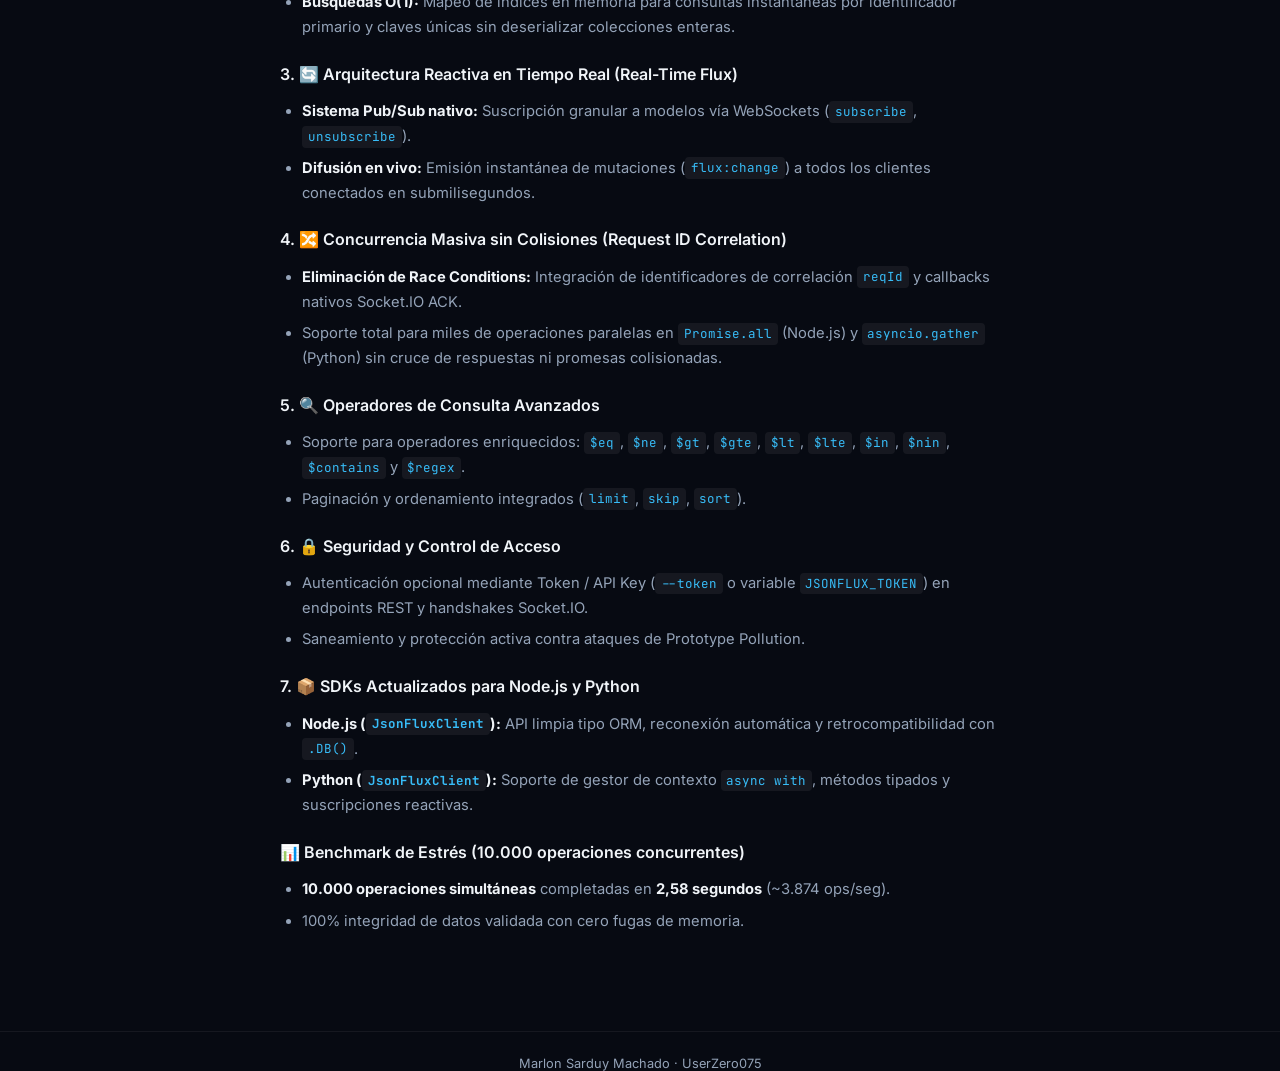
<file: p/jsonflux.html>
<!DOCTYPE html>
<html lang="en">
<head>
    <meta charset="UTF-8">
    <meta name="viewport" content="width=device-width, initial-scale=1.0">
    <title>JsonFlux - Marlon Sarduy Machado</title>
    <meta name="description" content="Lightweight real-time JSON database system with Socket.IO integration, in-memory indexing, and cross-platform Node.js & Python clients.">
    <link href="https://fonts.googleapis.com/css2?family=Inter:wght@400;500;600;700&family=JetBrains+Mono:wght@400;500&display=swap" rel="stylesheet">
    <!-- Open Graph -->
    <meta property="og:type" content="website">
    <meta property="og:title" content="JsonFlux - Marlon Sarduy Machado">
    <meta property="og:description" content="Lightweight real-time JSON database system with Socket.IO integration, in-memory indexing, and cross-platform Node.js & Python clients.">
    <meta property="og:url" content="https://userzero075.github.io/portfolio/p/jsonflux.html">
    <meta property="og:image" content="https://userzero075.github.io/portfolio/jsonflux-preview.svg">
    <meta property="og:site_name" content="Marlon Sarduy Machado - Portfolio">
    <!-- Twitter Card -->
    <meta name="twitter:card" content="summary_large_image">
    <meta name="twitter:title" content="JsonFlux - Marlon Sarduy Machado">
    <meta name="twitter:description" content="Lightweight real-time JSON database system with Socket.IO integration, in-memory indexing, and cross-platform Node.js & Python clients.">
    <meta name="twitter:image" content="https://userzero075.github.io/portfolio/jsonflux-preview.svg">
    <style>
        :root {
            --bg: #070a12;
            --card: #0c1220;
            --accent: #06b6d4;
            --accent2: #38bdf8;
            --text: #f0f4f8;
            --muted: #94a3b8;
        }
        * { margin: 0; padding: 0; box-sizing: border-box; }
        body { background: var(--bg); color: var(--text); font-family: 'Inter', sans-serif; min-height: 100vh; }
        .container { max-width: 760px; margin: 0 auto; padding: 2rem 1.25rem; }
        .back-link { display: inline-flex; align-items: center; gap: 0.4rem; margin-bottom: 2rem; color: var(--accent2); text-decoration: none; font-size: 0.85rem; font-weight: 500; transition: color 0.2s; }
        .back-link:hover { color: var(--accent); }
        .hero { display: flex; gap: 1.5rem; align-items: flex-start; margin-bottom: 2rem; flex-wrap: wrap; }
        .hero img { width: 220px; height: 130px; object-fit: cover; border-radius: 10px; border: 1px solid rgba(255,255,255,0.08); box-shadow: 0 8px 32px rgba(0,0,0,0.3); }
        .hero-info h1 { margin: 0 0 0.6rem; font-size: 1.6rem; font-weight: 700; color: var(--text); letter-spacing: -0.02em; }
        .hero-info p { margin: 0; color: var(--muted); line-height: 1.65; font-size: 0.95rem; }
        .actions { display: flex; gap: 0.6rem; flex-wrap: wrap; margin: 1.5rem 0 2rem; }
        .btn { display: inline-flex; align-items: center; gap: 0.4rem; padding: 0.55rem 1.1rem; border-radius: 8px; text-decoration: none; font-size: 0.85rem; font-weight: 500; transition: all 0.2s ease; border: 1px solid transparent; }
        .btn-github { background: rgba(255,255,255,0.08); color: var(--text); border-color: rgba(255,255,255,0.12); }
        .btn-github:hover { background: rgba(255,255,255,0.14); transform: translateY(-1px); }
        .btn-page { background: var(--accent); color: #042f2e; font-weight: 600; }
        .btn-page:hover { filter: brightness(1.15); transform: translateY(-1px); }
        .btn-details { background: transparent; color: var(--muted); border-color: rgba(255,255,255,0.15); }
        .btn-details:hover { color: var(--text); border-color: var(--accent); transform: translateY(-1px); }
        .section { margin: 2rem 0; padding: 1.5rem; background: var(--card); border-radius: 12px; border: 1px solid rgba(255,255,255,0.06); }
        .section h2 { color: var(--accent2); font-size: 1.1rem; margin-bottom: 0.75rem; font-weight: 600; }
        .section p { color: var(--muted); line-height: 1.75; font-size: 0.95rem; margin-bottom: 0.75rem; }
        .section ul { list-style: none; margin: 0; padding: 0; }
        .section li { color: var(--muted); line-height: 1.7; font-size: 0.92rem; padding: 0.35rem 0; border-bottom: 1px solid rgba(255,255,255,0.04); }
        .section li:last-child { border-bottom: none; }
        .section li strong { color: var(--text); }
        .lang-switch { position: fixed; top: 1rem; right: 1rem; z-index: 10; display: flex; gap: 0.4rem; }
        .lang-btn { background: rgba(255,255,255,0.08); color: var(--muted); border: 1px solid rgba(255,255,255,0.12); padding: 0.35rem 0.7rem; cursor: pointer; border-radius: 6px; font-size: 0.8rem; font-weight: 500; transition: all 0.2s; }
        .lang-btn.active { background: var(--accent); color: #042f2e; font-weight: 600; border-color: var(--accent); }
        .lang-btn:hover:not(.active) { color: var(--text); border-color: var(--accent2); }
        .footer { margin-top: 3rem; padding-top: 1.5rem; border-top: 1px solid rgba(255,255,255,0.06); text-align: center; color: var(--muted); font-size: 0.8rem; }
        @media (max-width: 600px) {
            .hero { flex-direction: column; }
            .hero img { width: 100%; height: auto; }
            .hero-info h1 { font-size: 1.3rem; }
        }

        /* Release & Changelog Styles */
        .release-section { border-left: 3px solid var(--accent); }
        .release-header { display: flex; justify-content: space-between; align-items: flex-start; flex-wrap: wrap; gap: 0.75rem; margin-bottom: 1.25rem; border-bottom: 1px solid rgba(255,255,255,0.06); padding-bottom: 0.85rem; }
        .release-tag-title { display: flex; align-items: center; gap: 0.6rem; flex-wrap: wrap; }
        .release-badge { background: rgba(255,255,255,0.06); color: var(--accent); border: 1px solid var(--accent); padding: 0.2rem 0.65rem; border-radius: 999px; font-family: 'JetBrains Mono', monospace; font-size: 0.82rem; font-weight: 700; }
        .release-meta { font-size: 0.82rem; color: var(--muted); }
        .release-link { color: var(--accent2); text-decoration: none; font-weight: 500; }
        .release-link:hover { text-decoration: underline; color: var(--accent); }
        .release-body { font-size: 0.92rem; line-height: 1.7; color: var(--muted); }
        .release-body h2, .release-body h3, .release-body h4 { color: var(--text); margin: 1.1rem 0 0.5rem; font-size: 1rem; font-weight: 600; }
        .release-body h2:first-child, .release-body h3:first-child { margin-top: 0; }
        .release-body ul { list-style: disc; padding-left: 1.4rem; margin: 0.5rem 0 0.9rem; }
        .release-body li { padding: 0.2rem 0; color: var(--muted); border-bottom: none; }
        .release-body li strong { color: var(--text); }
        .release-body code { font-family: 'JetBrains Mono', monospace; font-size: 0.85em; background: rgba(255,255,255,0.06); padding: 0.15rem 0.35rem; border-radius: 4px; color: var(--accent2); }
        .release-body pre { background: rgba(0,0,0,0.3); padding: 0.75rem; border-radius: 6px; overflow-x: auto; margin: 0.5rem 0; }
        .release-body p { margin-bottom: 0.75rem; }

    </style>
</head>
<body>
    <div class="lang-switch"><button class="lang-btn" data-lang="en">EN</button><button class="lang-btn" data-lang="es">ES</button></div>
    <div class="container">
        <a href="../index.html#projects" class="back-link" data-i18n="backToPortfolio">← Back to Portfolio</a>
        <div class="hero">
            <img src="../jsonflux-preview.svg" alt="JsonFlux preview">
            <div class="hero-info">
                <h1>JsonFlux</h1>
                <p data-i18n="desc">Lightweight real-time JSON database with Socket.IO synchronization. Host all your application data privately on your own server with instant event-driven updates and zero third-party cloud limits.</p>
            </div>
        </div>
        <div class="actions">
            <a href="https://github.com/UserZero075/JsonFlux" target="_blank" class="btn btn-github">GitHub</a>
            <a href="../index.html#projects" class="btn btn-details">← Portfolio</a>
            <a href="https://github.com/UserZero075/JsonFlux/releases/tag/v2.0.0" target="_blank" class="btn btn-page" id="header-release-btn">Release v2.0.0</a>
        </div>

        <div class="section">
            <h2 data-i18n="aboutTitle">About this project</h2>
            <p data-i18n="aboutText1">JsonFlux was created to provide a lightweight, high-performance database alternative for dynamic web applications, Telegram bots, IoT devices, and rapid prototyping where traditional SQL/NoSQL cloud setups are heavy or restricted by quotas.</p>
            <p data-i18n="aboutText2">It merges the simplicity of schema-free JSON document storage with real-time bi-directional WebSockets via Socket.IO, enabling clients to perform CRUD operations while automatically broadcasting live mutations to all subscribed applications in sub-millisecond times.</p>
        </div>

        <div class="section">
            <h2 data-i18n="featuresTitle">Technical Highlights</h2>
            <ul>
                <li><strong data-i18n="f1Title">Real-Time Data Streaming:</strong> <span data-i18n="f1Desc">Native Socket.IO integration broadcasting live deltas and document updates to connected subscribers instantly.</span></li>
                <li><strong data-i18n="f2Title">Hybrid In-Memory Storage:</strong> <span data-i18n="f2Desc">Ultra-fast in-memory document caching paired with atomic filesystem synchronization for reliable data durability.</span></li>
                <li><strong data-i18n="f3Title">Cross-Platform SDK Ecosystem:</strong> <span data-i18n="f3Desc">Lightweight Node.js server core with native client libraries available for both Node.js/TypeScript and Python.</span></li>
                <li><strong data-i18n="f4Title">Intuitive CRUD &amp; Query API:</strong> <span data-i18n="f4Desc">Simple model creation, key-value lookups, filtered queries, and real-time event listeners.</span></li>
                <li><strong data-i18n="f5Title">100% Self-Hosted &amp; Private:</strong> <span data-i18n="f5Desc">Zero external telemetry, zero paid cloud tiers, and complete ownership of your data on VPS or bare metal.</span></li>
            </ul>
        </div>
        <div class="section release-section" id="latest-release-section" data-github-repo="UserZero075/JsonFlux">
            <div class="release-header">
                <div class="release-tag-title">
                    <span class="release-badge" id="release-tag">v2.0.0</span>
                    <h2 class="release-title" id="release-name" style="margin-bottom:0;" data-i18n="latestReleaseTitle">Latest Release &amp; Changelog</h2>
                </div>
                <div class="release-meta">
                    <span class="release-date" id="release-date">Released: 2026-11-07</span> • 
                    <a href="https://github.com/UserZero075/JsonFlux/releases/tag/v2.0.0" target="_blank" rel="noopener noreferrer" class="release-link" id="release-url" data-i18n="viewRelease">View on GitHub ↗</a>
                </div>
            </div>
            <div class="release-body" id="release-body">
<h2>🚀 Novedades y Mejoras Clave de JsonFlux v2.0.0</h2>
<h3>1. 🛡️ Persistencia Atómica Crash-Safe</h3>
<ul>
<li><strong>Escrituras atómicas garantizadas:</strong> Implementación de guardado seguro mediante archivos temporales y renombramiento atómico POSIX (<code>renameSync</code>), complementado con copias de respaldo continuas (<code>.bak</code>).</li>
<li><strong>Flush garantizado en apagado:</strong> Manejadores de señal <code>SIGINT</code>, <code>SIGTERM</code>, <code>beforeExit</code> y <code>exit</code> que aseguran el volcado síncrono a disco antes del cierre con 0% pérdida de datos.</li>
<li><strong>Bandera <code>_isDirty</code>:</strong> Evita escrituras en disco innecesarias o periódicas cuando no se han modificado datos.</li>
</ul>
<h3>2. ⚡ Indexación en Memoria O(1) y Corrección de Bugs Críticos</h3>
<ul>
<li><strong>Fix Fatal de Esquemas tras Reinicio:</strong> Corregido el bug donde el servidor perdía los esquemas y bloqueaba toda inserción futura exigiendo <code>index</code> en el payload. Ahora los esquemas, reglas <code>unique</code> y contadores se preservan íntegros en <code>__METADATA__</code>.</li>
<li><strong>Fix Crítico en <code>destroy()</code>:</strong> Corregido el acceso incorrecto a resultados de búsqueda única que impedía la eliminación de registros.</li>
<li><strong>Búsquedas O(1):</strong> Mapeo de índices en memoria para consultas instantáneas por identificador primario y claves únicas sin deserializar colecciones enteras.</li>
</ul>
<h3>3. 🔄 Arquitectura Reactiva en Tiempo Real (Real-Time Flux)</h3>
<ul>
<li><strong>Sistema Pub/Sub nativo:</strong> Suscripción granular a modelos vía WebSockets (<code>subscribe</code>, <code>unsubscribe</code>).</li>
<li><strong>Difusión en vivo:</strong> Emisión instantánea de mutaciones (<code>flux:change</code>) a todos los clientes conectados en submilisegundos.</li>
</ul>
<h3>4. 🔀 Concurrencia Masiva sin Colisiones (Request ID Correlation)</h3>
<ul>
<li><strong>Eliminación de Race Conditions:</strong> Integración de identificadores de correlación <code>reqId</code> y callbacks nativos Socket.IO ACK.</li>
<li>Soporte total para miles de operaciones paralelas en <code>Promise.all</code> (Node.js) y <code>asyncio.gather</code> (Python) sin cruce de respuestas ni promesas colisionadas.</li>
</ul>
<h3>5. 🔍 Operadores de Consulta Avanzados</h3>
<ul>
<li>Soporte para operadores enriquecidos: <code>$eq</code>, <code>$ne</code>, <code>$gt</code>, <code>$gte</code>, <code>$lt</code>, <code>$lte</code>, <code>$in</code>, <code>$nin</code>, <code>$contains</code> y <code>$regex</code>.</li>
<li>Paginación y ordenamiento integrados (<code>limit</code>, <code>skip</code>, <code>sort</code>).</li>
</ul>
<h3>6. 🔒 Seguridad y Control de Acceso</h3>
<ul>
<li>Autenticación opcional mediante Token / API Key (<code>--token</code> o variable <code>JSONFLUX_TOKEN</code>) en endpoints REST y handshakes Socket.IO.</li>
<li>Saneamiento y protección activa contra ataques de Prototype Pollution.</li>
</ul>
<h3>7. 📦 SDKs Actualizados para Node.js y Python</h3>
<ul>
<li><strong>Node.js (<code>JsonFluxClient</code>):</strong> API limpia tipo ORM, reconexión automática y retrocompatibilidad con <code>.DB()</code>.</li>
<li><strong>Python (<code>JsonFluxClient</code>):</strong> Soporte de gestor de contexto <code>async with</code>, métodos tipados y suscripciones reactivas.</li>
</ul>
<h3>📊 Benchmark de Estrés (10.000 operaciones concurrentes)</h3>
<ul>
<li><strong>10.000 operaciones simultáneas</strong> completadas en <strong>2,58 segundos</strong> (~3.874 ops/seg).</li>
<li>100% integridad de datos validada con cero fugas de memoria.</li>
</ul>
            </div>
        </div>
            <div class="release-body" id="release-body">
<h2>🚀 Novedades y Mejoras Clave de JsonFlux v2.0.0</h2>
<h3>1. 🛡️ Persistencia Atómica Crash-Safe</h3>
<ul>
<li><strong>Escrituras atómicas garantizadas:</strong> Implementación de guardado seguro mediante archivos temporales y renombramiento atómico POSIX (<code>renameSync</code>), complementado con copias de respaldo continuas (<code>.bak</code>).</li>
<li><strong>Flush garantizado en apagado:</strong> Manejadores de señal <code>SIGINT</code>, <code>SIGTERM</code>, <code>beforeExit</code> y <code>exit</code> que aseguran el volcado síncrono a disco antes del cierre con 0% pérdida de datos.</li>
<li><strong>Bandera <code>_isDirty</code>:</strong> Evita escrituras en disco innecesarias o periódicas cuando no se han modificado datos.</li>
</ul>
<h3>2. ⚡ Indexación en Memoria O(1) y Corrección de Bugs Críticos</h3>
<ul>
<li><strong>Fix Fatal de Esquemas tras Reinicio:</strong> Corregido el bug donde el servidor perdía los esquemas y bloqueaba toda inserción futura exigiendo <code>index</code> en el payload. Ahora los esquemas, reglas <code>unique</code> y contadores se preservan íntegros en <code>__METADATA__</code>.</li>
<li><strong>Fix Crítico en <code>destroy()</code>:</strong> Corregido el acceso incorrecto a resultados de búsqueda única que impedía la eliminación de registros.</li>
<li><strong>Búsquedas O(1):</strong> Mapeo de índices en memoria para consultas instantáneas por identificador primario y claves únicas sin deserializar colecciones enteras.</li>
</ul>
<h3>3. 🔄 Arquitectura Reactiva en Tiempo Real (Real-Time Flux)</h3>
<ul>
<li><strong>Sistema Pub/Sub nativo:</strong> Suscripción granular a modelos vía WebSockets (<code>subscribe</code>, <code>unsubscribe</code>).</li>
<li><strong>Difusión en vivo:</strong> Emisión instantánea de mutaciones (<code>flux:change</code>) a todos los clientes conectados en submilisegundos.</li>
</ul>
<h3>4. 🔀 Concurrencia Masiva sin Colisiones (Request ID Correlation)</h3>
<ul>
<li><strong>Eliminación de Race Conditions:</strong> Integración de identificadores de correlación <code>reqId</code> y callbacks nativos Socket.IO ACK.</li>
<li>Soporte total para miles de operaciones paralelas en <code>Promise.all</code> (Node.js) y <code>asyncio.gather</code> (Python) sin cruce de respuestas ni promesas colisionadas.</li>
</ul>
<h3>5. 🔍 Operadores de Consulta Avanzados</h3>
<ul>
<li>Soporte para operadores enriquecidos: <code>$eq</code>, <code>$ne</code>, <code>$gt</code>, <code>$gte</code>, <code>$lt</code>, <code>$lte</code>, <code>$in</code>, <code>$nin</code>, <code>$contains</code> y <code>$regex</code>.</li>
<li>Paginación y ordenamiento integrados (<code>limit</code>, <code>skip</code>, <code>sort</code>).</li>
</ul>
<h3>6. 🔒 Seguridad y Control de Acceso</h3>
<ul>
<li>Autenticación opcional mediante Token / API Key (<code>--token</code> o variable <code>JSONFLUX_TOKEN</code>) en endpoints REST y handshakes Socket.IO.</li>
<li>Saneamiento y protección activa contra ataques de Prototype Pollution.</li>
</ul>
<h3>7. 📦 SDKs Actualizados para Node.js y Python</h3>
<ul>
<li><strong>Node.js (<code>JsonFluxClient</code>):</strong> API limpia tipo ORM, reconexión automática y retrocompatibilidad con <code>.DB()</code>.</li>
<li><strong>Python (<code>JsonFluxClient</code>):</strong> Soporte de gestor de contexto <code>async with</code>, métodos tipados y suscripciones reactivas.</li>
</ul>
<h3>📊 Benchmark de Estrés (10.000 operaciones concurrentes)</h3>
<ul>
<li><strong>10.000 operaciones simultáneas</strong> completadas en <strong>2,58 segundos</strong> (~3.874 ops/seg).</li>
<li>100% integridad de datos validada con cero fugas de memoria.</li>
</ul>
            </div>
        </div>
    </div>
    <div class="footer">Marlon Sarduy Machado · UserZero075</div>
    <script>
        const translations = {
            en: {
                backToPortfolio: "← Back to Portfolio",
                latestReleaseTitle: "Latest Release & Changelog",
                viewRelease: "View on GitHub ↗",
                desc: "Lightweight real-time JSON database with Socket.IO synchronization. Host all your application data privately on your own server with instant event-driven updates and zero third-party cloud limits.",
                aboutTitle: "About this project",
                aboutText1: "JsonFlux was created to provide a lightweight, high-performance database alternative for dynamic web applications, Telegram bots, IoT devices, and rapid prototyping where traditional SQL/NoSQL cloud setups are heavy or restricted by quotas.",
                aboutText2: "It merges the simplicity of schema-free JSON document storage with real-time bi-directional WebSockets via Socket.IO, enabling clients to perform CRUD operations while automatically broadcasting live mutations to all subscribed applications in sub-millisecond times.",
                featuresTitle: "Technical Highlights",
                f1Title: "Real-Time Data Streaming:",
                f1Desc: "Native Socket.IO integration broadcasting live deltas and document updates to connected subscribers instantly.",
                f2Title: "Hybrid In-Memory Storage:",
                f2Desc: "Ultra-fast in-memory document caching paired with atomic filesystem synchronization for reliable data durability.",
                f3Title: "Cross-Platform SDK Ecosystem:",
                f3Desc: "Lightweight Node.js server core with native client libraries available for both Node.js/TypeScript and Python.",
                f4Title: "Intuitive CRUD & Query API:",
                f4Desc: "Simple model creation, key-value lookups, filtered queries, and real-time event listeners.",
                f5Title: "100% Self-Hosted & Private:",
                f5Desc: "Zero external telemetry, zero paid cloud tiers, and complete ownership of your data on VPS or bare metal."
            },
            es: {
                backToPortfolio: "← Volver al Portfolio",
                latestReleaseTitle: "Última Versión & Changelog",
                viewRelease: "Ver en GitHub ↗",
                desc: "Base de datos JSON ligera en tiempo real con sincronización Socket.IO. Aloja los datos de tus aplicaciones de forma privada en tu propio servidor con actualizaciones en vivo y sin límites de terceros.",
                aboutTitle: "Sobre este proyecto",
                aboutText1: "JsonFlux nació para ofrecer una alternativa de base de datos ligera y de alto rendimiento para aplicaciones web dinámicas, bots de Telegram, IoT y prototipado rápido donde las bases de datos SQL/NoSQL tradicionales resultan pesadas o limitadas por cuotas.",
                aboutText2: "Combina la simplicidad del almacenamiento de documentos JSON sin esquemas con WebSockets bidireccionales en tiempo real vía Socket.IO, permitiendo ejecutar operaciones CRUD y propagar mutaciones en vivo a todos los clientes suscritos en submilisegundos.",
                featuresTitle: "Aspectos Técnicos Destacados",
                f1Title: "Streaming de Datos en Tiempo Real:",
                f1Desc: "Integración nativa con Socket.IO para emitir deltas y cambios de documentos a todos los clientes suscritos al instante.",
                f2Title: "Almacenamiento Híbrido en Memoria:",
                f2Desc: "Indexación ultrarrápida en memoria RAM combinada con persistencia atómica en disco para máxima durabilidad.",
                f3Title: "Ecosistema Multiplataforma:",
                f3Desc: "Servidor central en Node.js con librerías cliente oficiales tanto para Node.js/TypeScript como para Python.",
                f4Title: "API Intuitiva para CRUD y Consultas:",
                f4Desc: "Gestión sencilla de modelos, consultas por clave-valor, filtros y escuchadores de eventos reactivos.",
                f5Title: "100% Autohospedado y Privado:",
                f5Desc: "Sin telemetría externa ni servicios de pago de terceros; control total de la infraestructura en tu propia VPS o servidor."
            }
        };
        function initI18n() {
            let l = localStorage.getItem('portfolio_lang') || 'en';
            document.querySelectorAll('.lang-btn').forEach(b => b.classList.toggle('active', b.dataset.lang === l));
            document.querySelectorAll('[data-i18n]').forEach(e => { let k = e.getAttribute('data-i18n'); if (translations[l][k]) e.textContent = translations[l][k]; });
        }
        document.querySelectorAll('.lang-btn').forEach(b => b.addEventListener('click', () => {
            let l = b.dataset.lang; localStorage.setItem('portfolio_lang', l); 
        function renderMarkdown(md) {
            if (!md) return '';
            let html = md.replace(/&/g, '&amp;').replace(/</g, '&lt;').replace(/>/g, '&gt;');
            html = html.replace(/```([a-z]*)\n([\s\S]*?)```/g, (match, lang, code) => `<pre><code>${code.trim()}</code></pre>`);
            html = html.replace(/`([^`]+)`/g, '<code>$1</code>');
            html = html.replace(/^### (.*$)/gim, '<h3>$1</h3>');
            html = html.replace(/^## (.*$)/gim, '<h2>$1</h2>');
            html = html.replace(/^# (.*$)/gim, '<h2>$1</h2>');
            html = html.replace(/\*\*([^*]+)\*\*/g, '<strong>$1</strong>');
            html = html.replace(/\[([^\]]+)\]\(([^)]+)\)/g, '<a href="$2" target="_blank" rel="noopener noreferrer" class="release-link">$1</a>');
            const lines = html.split('\n');
            let inList = false;
            let result = [];
            for (let line of lines) {
                const listMatch = line.match(/^(\s*)[-*]\s+(.*)$/);
                if (listMatch) {
                    if (!inList) { result.push('<ul>'); inList = true; }
                    result.push(`<li>${listMatch[2]}</li>`);
                } else {
                    if (inList) { result.push('</ul>'); inList = false; }
                    const trimmed = line.trim();
                    if (trimmed.length > 0 && !trimmed.startsWith('<h') && !trimmed.startsWith('<pre')) {
                        result.push(`<p>${trimmed}</p>`);
                    } else if (trimmed.length > 0) {
                        result.push(trimmed);
                    }
                }
            }
            if (inList) result.push('</ul>');
            return result.join('\n');
        }

        async function loadDynamicRelease() {
            const section = document.getElementById('latest-release-section');
            if (!section) return;
            const repo = section.dataset.githubRepo;
            if (!repo) return;

            try {
                let res = await fetch(`https://api.github.com/repos/${repo}/releases/latest`, {
                    headers: { 'Accept': 'application/vnd.github+json' }
                });
                let release;
                if (res.ok) {
                    release = await res.json();
                } else {
                    const listRes = await fetch(`https://api.github.com/repos/${repo}/releases`, {
                        headers: { 'Accept': 'application/vnd.github+json' }
                    });
                    if (listRes.ok) {
                        const list = await listRes.json();
                        if (list && list.length > 0) release = list[0];
                    }
                }

                if (!release) return;

                const tagEl = document.getElementById('release-tag');
                const nameEl = document.getElementById('release-name');
                const dateEl = document.getElementById('release-date');
                const urlEl = document.getElementById('release-url');
                const bodyEl = document.getElementById('release-body');
                const actionBtn = document.getElementById('header-release-btn');

                if (tagEl && release.tag_name) tagEl.textContent = release.tag_name;
                if (nameEl && release.name) nameEl.textContent = release.name;
                if (dateEl && release.published_at) {
                    const d = new Date(release.published_at);
                    const dateStr = d.toISOString().split('T')[0];
                    const isEs = (localStorage.getItem('portfolio_lang') || 'en') === 'es';
                    dateEl.textContent = (isEs ? 'Publicado: ' : 'Released: ') + dateStr;
                }
                if (urlEl && release.html_url) {
                    urlEl.href = release.html_url;
                }
                if (actionBtn && release.html_url) {
                    actionBtn.href = release.html_url;
                    if (release.tag_name) {
                        actionBtn.textContent = `Release ${release.tag_name}`;
                    }
                }
                if (bodyEl && release.body && release.body.trim()) {
                    bodyEl.innerHTML = renderMarkdown(release.body);
                }
            } catch (e) {
                // Preserves pre-rendered static changelog on rate-limit / offline
            }
        }

        initI18n();
        loadDynamicRelease();
        }));
        
        function renderMarkdown(md) {
            if (!md) return '';
            let html = md.replace(/&/g, '&amp;').replace(/</g, '&lt;').replace(/>/g, '&gt;');
            html = html.replace(/```([a-z]*)\n([\s\S]*?)```/g, (match, lang, code) => `<pre><code>${code.trim()}</code></pre>`);
            html = html.replace(/`([^`]+)`/g, '<code>$1</code>');
            html = html.replace(/^### (.*$)/gim, '<h3>$1</h3>');
            html = html.replace(/^## (.*$)/gim, '<h2>$1</h2>');
            html = html.replace(/^# (.*$)/gim, '<h2>$1</h2>');
            html = html.replace(/\*\*([^*]+)\*\*/g, '<strong>$1</strong>');
            html = html.replace(/\[([^\]]+)\]\(([^)]+)\)/g, '<a href="$2" target="_blank" rel="noopener noreferrer" class="release-link">$1</a>');
            const lines = html.split('\n');
            let inList = false;
            let result = [];
            for (let line of lines) {
                const listMatch = line.match(/^(\s*)[-*]\s+(.*)$/);
                if (listMatch) {
                    if (!inList) { result.push('<ul>'); inList = true; }
                    result.push(`<li>${listMatch[2]}</li>`);
                } else {
                    if (inList) { result.push('</ul>'); inList = false; }
                    const trimmed = line.trim();
                    if (trimmed.length > 0 && !trimmed.startsWith('<h') && !trimmed.startsWith('<pre')) {
                        result.push(`<p>${trimmed}</p>`);
                    } else if (trimmed.length > 0) {
                        result.push(trimmed);
                    }
                }
            }
            if (inList) result.push('</ul>');
            return result.join('\n');
        }

        async function loadDynamicRelease() {
            const section = document.getElementById('latest-release-section');
            if (!section) return;
            const repo = section.dataset.githubRepo;
            if (!repo) return;

            try {
                let res = await fetch(`https://api.github.com/repos/${repo}/releases/latest`, {
                    headers: { 'Accept': 'application/vnd.github+json' }
                });
                let release;
                if (res.ok) {
                    release = await res.json();
                } else {
                    const listRes = await fetch(`https://api.github.com/repos/${repo}/releases`, {
                        headers: { 'Accept': 'application/vnd.github+json' }
                    });
                    if (listRes.ok) {
                        const list = await listRes.json();
                        if (list && list.length > 0) release = list[0];
                    }
                }

                if (!release) return;

                const tagEl = document.getElementById('release-tag');
                const nameEl = document.getElementById('release-name');
                const dateEl = document.getElementById('release-date');
                const urlEl = document.getElementById('release-url');
                const bodyEl = document.getElementById('release-body');
                const actionBtn = document.getElementById('header-release-btn');

                if (tagEl && release.tag_name) tagEl.textContent = release.tag_name;
                if (nameEl && release.name) nameEl.textContent = release.name;
                if (dateEl && release.published_at) {
                    const d = new Date(release.published_at);
                    const dateStr = d.toISOString().split('T')[0];
                    const isEs = (localStorage.getItem('portfolio_lang') || 'en') === 'es';
                    dateEl.textContent = (isEs ? 'Publicado: ' : 'Released: ') + dateStr;
                }
                if (urlEl && release.html_url) {
                    urlEl.href = release.html_url;
                }
                if (actionBtn && release.html_url) {
                    actionBtn.href = release.html_url;
                    if (release.tag_name) {
                        actionBtn.textContent = `Release ${release.tag_name}`;
                    }
                }
                if (bodyEl && release.body && release.body.trim()) {
                    bodyEl.innerHTML = renderMarkdown(release.body);
                }
            } catch (e) {
                // Preserves pre-rendered static changelog on rate-limit / offline
            }
        }

        initI18n();
        loadDynamicRelease();
    </script>
</body>
</html>
</file>
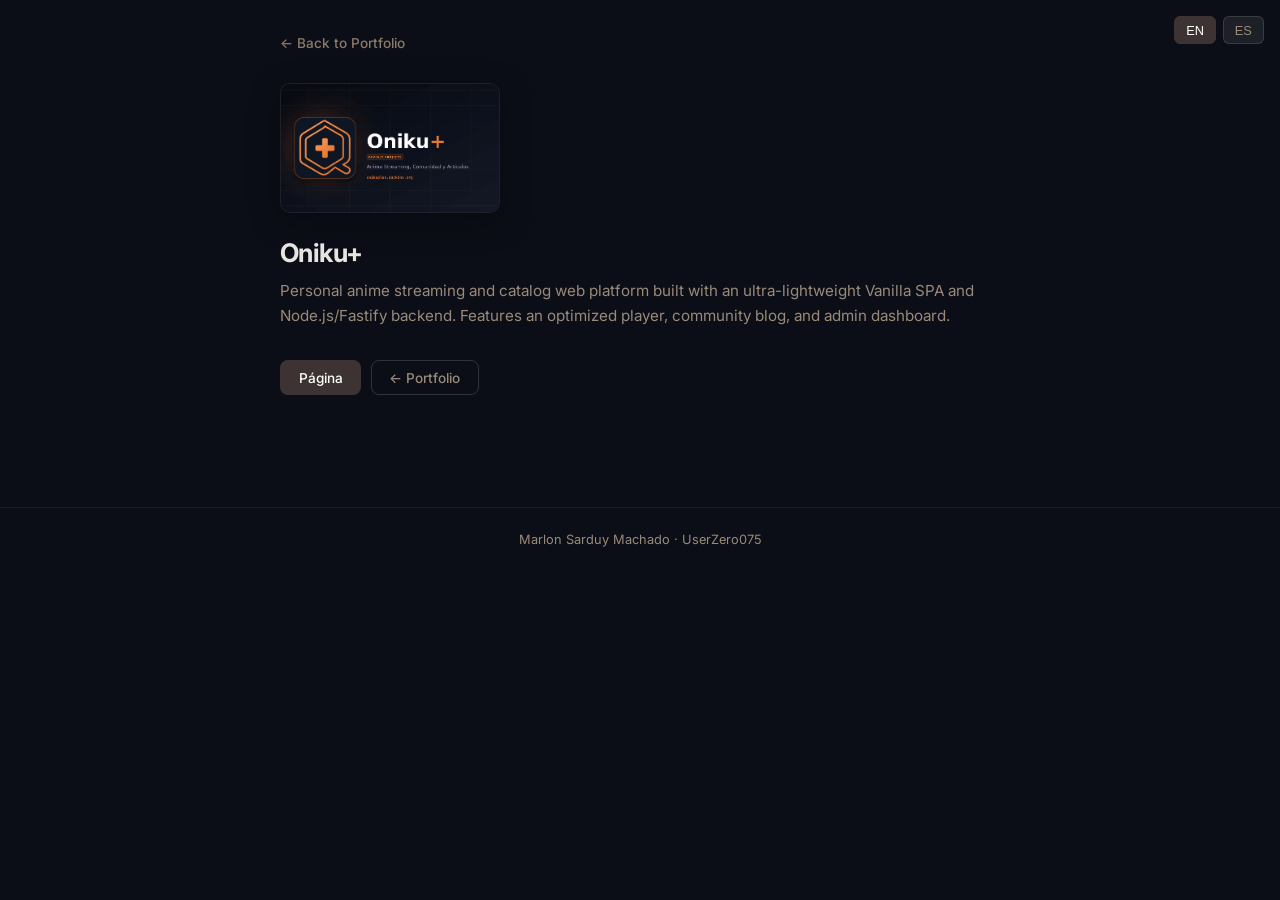
<file: p/onikuplus.html>
<!DOCTYPE html>
<html lang="en">
<head>
    <meta charset="UTF-8">
    <meta name="viewport" content="width=device-width, initial-scale=1.0">
    <title>Oniku+ - Marlon Sarduy Machado</title>
    <meta name="description" content="Personal anime streaming and catalog web platform built with an ultra-lightweight Vanilla SPA and Node.js/Fastify backend. Features an optimized player, community blog, and admin dashboard.">
    <link href="https://fonts.googleapis.com/css2?family=Inter:wght@400;500;600;700&family=JetBrains+Mono:wght@400;500&display=swap" rel="stylesheet">
    <!-- Open Graph -->
    <meta property="og:type" content="website">
    <meta property="og:title" content="Oniku+ - Marlon Sarduy Machado">
    <meta property="og:description" content="Personal anime streaming and catalog web platform built with an ultra-lightweight Vanilla SPA and Node.js/Fastify backend. Features an optimized player, community blog, and admin dashboard.">
    <meta property="og:url" content="https://userzero075.github.io/portfolio/p/onikuplus.html">
    <meta property="og:image" content="https://userzero075.github.io/portfolio/onikuplus-preview.png">
    <meta property="og:site_name" content="Marlon Sarduy Machado - Portfolio">
    <!-- Twitter Card -->
    <meta name="twitter:card" content="summary_large_image">
    <meta name="twitter:title" content="Oniku+ - Marlon Sarduy Machado">
    <meta name="twitter:description" content="Personal anime streaming and catalog web platform built with an ultra-lightweight Vanilla SPA and Node.js/Fastify backend. Features an optimized player, community blog, and admin dashboard.">
    <meta name="twitter:image" content="https://userzero075.github.io/portfolio/onikuplus-preview.png">
    <style>
        :root {
            --bg: #0b0e16;
            --card: #10131d;
            --accent: #3e3333;
            --accent2: #8a7a6a;
            --text: #e8e4e0;
            --muted: #9a8a7a;
        }
        * { margin: 0; padding: 0; box-sizing: border-box; }
        body { background: var(--bg); color: var(--text); font-family: 'Inter', sans-serif; min-height: 100vh; }
        .container { max-width: 760px; margin: 0 auto; padding: 2rem 1.25rem; }
        .back-link { display: inline-flex; align-items: center; gap: 0.4rem; margin-bottom: 2rem; color: var(--accent2); text-decoration: none; font-size: 0.85rem; font-weight: 500; transition: color 0.2s; }
        .back-link:hover { color: var(--accent); }
        .hero { display: flex; gap: 1.5rem; align-items: flex-start; margin-bottom: 2rem; flex-wrap: wrap; }
        .hero img { width: 220px; height: 130px; object-fit: cover; border-radius: 10px; border: 1px solid rgba(255,255,255,0.08); box-shadow: 0 8px 32px rgba(0,0,0,0.3); }
        .hero-info h1 { margin: 0 0 0.6rem; font-size: 1.6rem; font-weight: 700; color: var(--text); letter-spacing: -0.02em; }
        .hero-info p { margin: 0; color: var(--muted); line-height: 1.65; font-size: 0.95rem; }
        .actions { display: flex; gap: 0.6rem; flex-wrap: wrap; margin: 1.5rem 0 2rem; }
        .btn { display: inline-flex; align-items: center; gap: 0.4rem; padding: 0.55rem 1.1rem; border-radius: 8px; text-decoration: none; font-size: 0.85rem; font-weight: 500; transition: all 0.2s ease; border: 1px solid transparent; }
        .btn-github { background: rgba(255,255,255,0.08); color: var(--text); border-color: rgba(255,255,255,0.12); }
        .btn-github:hover { background: rgba(255,255,255,0.14); transform: translateY(-1px); }
        .btn-page { background: var(--accent); color: #fff; }
        .btn-page:hover { filter: brightness(1.15); transform: translateY(-1px); }
        .btn-details { background: transparent; color: var(--muted); border-color: rgba(255,255,255,0.15); }
        .btn-details:hover { color: var(--text); border-color: var(--accent); transform: translateY(-1px); }
        .section { margin: 2rem 0; padding: 1.5rem; background: var(--card); border-radius: 12px; border: 1px solid rgba(255,255,255,0.06); }
        .section h2 { color: var(--accent2); font-size: 1.1rem; margin-bottom: 0.75rem; font-weight: 600; }
        .section p { color: var(--muted); line-height: 1.75; font-size: 0.95rem; }
        .lang-switch { position: fixed; top: 1rem; right: 1rem; z-index: 10; display: flex; gap: 0.4rem; }
        .lang-btn { background: rgba(255,255,255,0.08); color: var(--muted); border: 1px solid rgba(255,255,255,0.12); padding: 0.35rem 0.7rem; cursor: pointer; border-radius: 6px; font-size: 0.8rem; font-weight: 500; transition: all 0.2s; }
        .lang-btn.active { background: var(--accent); color: #fff; border-color: var(--accent); }
        .lang-btn:hover:not(.active) { color: var(--text); border-color: var(--accent2); }
        .footer { margin-top: 3rem; padding-top: 1.5rem; border-top: 1px solid rgba(255,255,255,0.06); text-align: center; color: var(--muted); font-size: 0.8rem; }
        @media (max-width: 600px) {
            .hero { flex-direction: column; }
            .hero img { width: 100%; height: auto; }
            .hero-info h1 { font-size: 1.3rem; }
        }
    </style>
</head>
<body>
    <div class="lang-switch"><button class="lang-btn" data-lang="en">EN</button><button class="lang-btn" data-lang="es">ES</button></div>
    <div class="container">
        <a href="../index.html" class="back-link" data-i18n="backToPortfolio">← Back to Portfolio</a>
        <div class="hero">
            <img src="../onikuplus-preview.png" alt="Oniku+ preview">
            <div class="hero-info">
                <h1>Oniku+</h1>
                <p data-i18n="desc">Personal anime streaming and catalog web platform built with an ultra-lightweight Vanilla SPA and Node.js/Fastify backend. Features an optimized player, community blog, and admin dashboard.</p>
            </div>
        </div>
        <div class="actions">
            
            <a href="https://onikuplus.duckdns.org" target="_blank" class="btn btn-page">Página</a>
            <a href="../index.html#onikuplus" class="btn btn-details">← Portfolio</a>
        </div>
    </div>
    <div class="footer">Marlon Sarduy Machado · UserZero075</div>
    <script>
        const translations = {
            en: {
                backToPortfolio: "← Back to Portfolio",
                aboutProject: "About this project",
                desc: "Personal anime streaming and catalog web platform built with an ultra-lightweight Vanilla SPA and Node.js/Fastify backend. Features an optimized player, community blog, and admin dashboard."
            },
            es: {
                backToPortfolio: "← Volver al Portfolio",
                aboutProject: "Sobre este proyecto",
                desc: "Plataforma web propia de streaming y catalogación de anime con arquitectura SPA ultraligera y backend en Node.js/Fastify. Incluye reproductor optimizado, blog de comunidad y panel de administración."
            }
        };
        function initI18n() {
            let l = localStorage.getItem('portfolio_lang') || 'en';
            document.querySelectorAll('.lang-btn').forEach(b => b.classList.toggle('active', b.dataset.lang === l));
            document.querySelectorAll('[data-i18n]').forEach(e => { let k = e.getAttribute('data-i18n'); if (translations[l][k]) e.textContent = translations[l][k]; });
        }
        document.querySelectorAll('.lang-btn').forEach(b => b.addEventListener('click', () => {
            let l = b.dataset.lang; localStorage.setItem('portfolio_lang', l); initI18n();
        }));
        initI18n();
    </script>
</body>
</html>
</file>
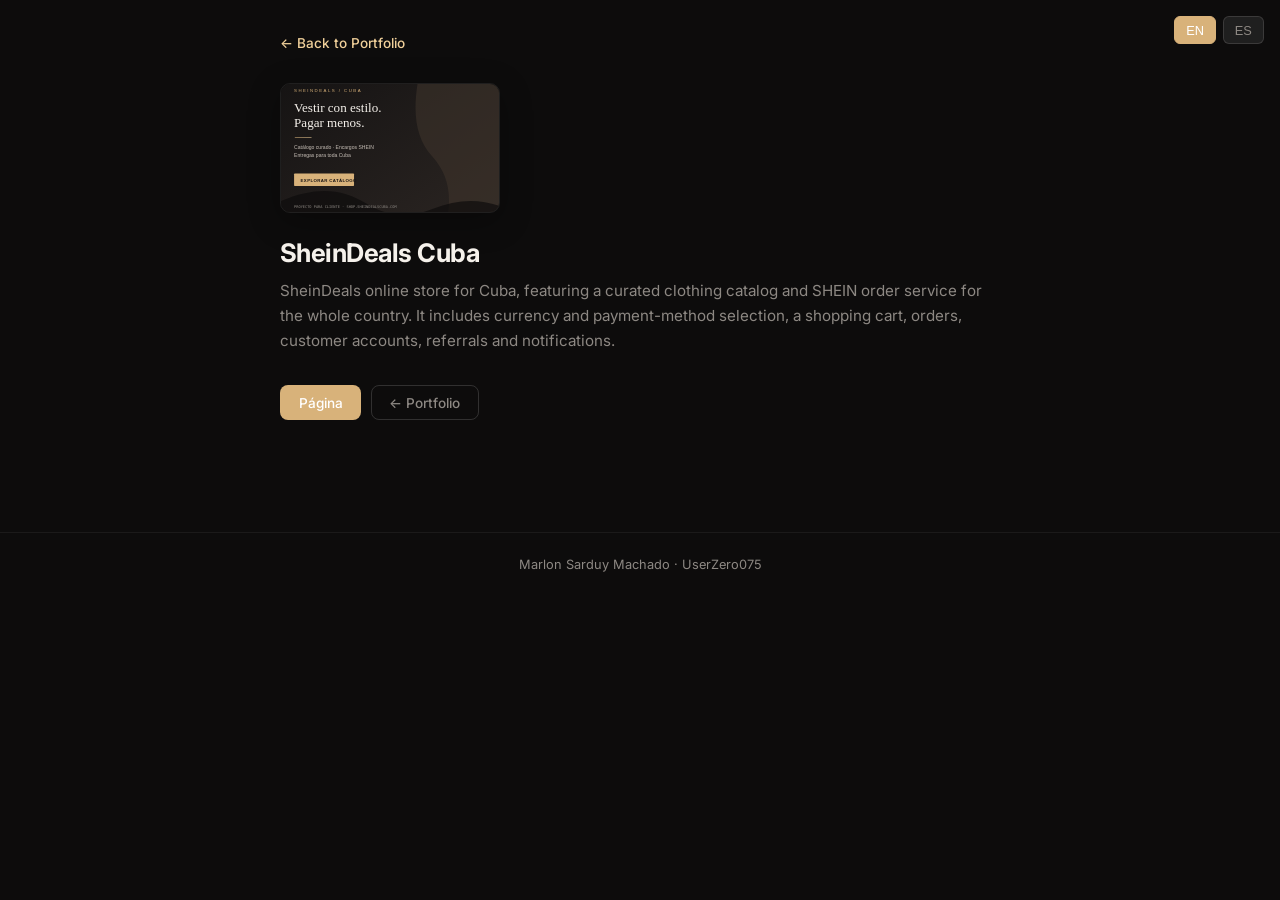
<file: p/sheindeals-cuba.html>
<!DOCTYPE html>
<html lang="en">
<head>
    <meta charset="UTF-8">
    <meta name="viewport" content="width=device-width, initial-scale=1.0">
    <title>SheinDeals Cuba - Marlon Sarduy Machado</title>
    <meta name="description" content="SheinDeals online store for Cuba, featuring a curated clothing catalog and SHEIN order service for the whole country. It includes currency and payment-method selection, a shopping cart, orders, customer accounts, referrals and notifications.">
    <link href="https://fonts.googleapis.com/css2?family=Inter:wght@400;500;600;700&family=JetBrains+Mono:wght@400;500&display=swap" rel="stylesheet">
    <!-- Open Graph -->
    <meta property="og:type" content="website">
    <meta property="og:title" content="SheinDeals Cuba - Marlon Sarduy Machado">
    <meta property="og:description" content="SheinDeals online store for Cuba, featuring a curated clothing catalog and SHEIN order service for the whole country. It includes currency and payment-method selection, a shopping cart, orders, customer accounts, referrals and notifications.">
    <meta property="og:url" content="https://userzero075.github.io/portfolio/p/sheindeals-cuba.html">
    <meta property="og:image" content="https://userzero075.github.io/portfolio/sheindeals-preview.svg">
    <meta property="og:site_name" content="Marlon Sarduy Machado - Portfolio">
    <!-- Twitter Card -->
    <meta name="twitter:card" content="summary_large_image">
    <meta name="twitter:title" content="SheinDeals Cuba - Marlon Sarduy Machado">
    <meta name="twitter:description" content="SheinDeals online store for Cuba, featuring a curated clothing catalog and SHEIN order service for the whole country. It includes currency and payment-method selection, a shopping cart, orders, customer accounts, referrals and notifications.">
    <meta name="twitter:image" content="https://userzero075.github.io/portfolio/sheindeals-preview.svg">
    <style>
        :root {
            --bg: #0d0c0c;
            --card: #151313;
            --accent: #d8b27a;
            --accent2: #f0d09a;
            --text: #f5f1eb;
            --muted: #8d8883;
        }
        * { margin: 0; padding: 0; box-sizing: border-box; }
        body { background: var(--bg); color: var(--text); font-family: 'Inter', sans-serif; min-height: 100vh; }
        .container { max-width: 760px; margin: 0 auto; padding: 2rem 1.25rem; }
        .back-link { display: inline-flex; align-items: center; gap: 0.4rem; margin-bottom: 2rem; color: var(--accent2); text-decoration: none; font-size: 0.85rem; font-weight: 500; transition: color 0.2s; }
        .back-link:hover { color: var(--accent); }
        .hero { display: flex; gap: 1.5rem; align-items: flex-start; margin-bottom: 2rem; flex-wrap: wrap; }
        .hero img { width: 220px; height: 130px; object-fit: cover; border-radius: 10px; border: 1px solid rgba(255,255,255,0.08); box-shadow: 0 8px 32px rgba(0,0,0,0.3); }
        .hero-info h1 { margin: 0 0 0.6rem; font-size: 1.6rem; font-weight: 700; color: var(--text); letter-spacing: -0.02em; }
        .hero-info p { margin: 0; color: var(--muted); line-height: 1.65; font-size: 0.95rem; }
        .actions { display: flex; gap: 0.6rem; flex-wrap: wrap; margin: 1.5rem 0 2rem; }
        .btn { display: inline-flex; align-items: center; gap: 0.4rem; padding: 0.55rem 1.1rem; border-radius: 8px; text-decoration: none; font-size: 0.85rem; font-weight: 500; transition: all 0.2s ease; border: 1px solid transparent; }
        .btn-github { background: rgba(255,255,255,0.08); color: var(--text); border-color: rgba(255,255,255,0.12); }
        .btn-github:hover { background: rgba(255,255,255,0.14); transform: translateY(-1px); }
        .btn-page { background: var(--accent); color: #fff; }
        .btn-page:hover { filter: brightness(1.15); transform: translateY(-1px); }
        .btn-details { background: transparent; color: var(--muted); border-color: rgba(255,255,255,0.15); }
        .btn-details:hover { color: var(--text); border-color: var(--accent); transform: translateY(-1px); }
        .section { margin: 2rem 0; padding: 1.5rem; background: var(--card); border-radius: 12px; border: 1px solid rgba(255,255,255,0.06); }
        .section h2 { color: var(--accent2); font-size: 1.1rem; margin-bottom: 0.75rem; font-weight: 600; }
        .section p { color: var(--muted); line-height: 1.75; font-size: 0.95rem; }
        .lang-switch { position: fixed; top: 1rem; right: 1rem; z-index: 10; display: flex; gap: 0.4rem; }
        .lang-btn { background: rgba(255,255,255,0.08); color: var(--muted); border: 1px solid rgba(255,255,255,0.12); padding: 0.35rem 0.7rem; cursor: pointer; border-radius: 6px; font-size: 0.8rem; font-weight: 500; transition: all 0.2s; }
        .lang-btn.active { background: var(--accent); color: #fff; border-color: var(--accent); }
        .lang-btn:hover:not(.active) { color: var(--text); border-color: var(--accent2); }
        .footer { margin-top: 3rem; padding-top: 1.5rem; border-top: 1px solid rgba(255,255,255,0.06); text-align: center; color: var(--muted); font-size: 0.8rem; }
        @media (max-width: 600px) {
            .hero { flex-direction: column; }
            .hero img { width: 100%; height: auto; }
            .hero-info h1 { font-size: 1.3rem; }
        }
    </style>
</head>
<body>
    <div class="lang-switch"><button class="lang-btn" data-lang="en">EN</button><button class="lang-btn" data-lang="es">ES</button></div>
    <div class="container">
        <a href="../index.html" class="back-link" data-i18n="backToPortfolio">← Back to Portfolio</a>
        <div class="hero">
            <img src="../sheindeals-preview.svg" alt="SheinDeals Cuba preview">
            <div class="hero-info">
                <h1>SheinDeals Cuba</h1>
                <p data-i18n="desc">SheinDeals online store for Cuba, featuring a curated clothing catalog and SHEIN order service for the whole country. It includes currency and payment-method selection, a shopping cart, orders, customer accounts, referrals and notifications.</p>
            </div>
        </div>
        <div class="actions">
            
            <a href="https://shop.sheindealscuba.com/" target="_blank" class="btn btn-page">Página</a>
            <a href="../index.html#sheindeals-cuba" class="btn btn-details">← Portfolio</a>
        </div>
    </div>
    <div class="footer">Marlon Sarduy Machado · UserZero075</div>
    <script>
        const translations = {
            en: {
                backToPortfolio: "← Back to Portfolio",
                aboutProject: "About this project",
                desc: "SheinDeals online store for Cuba, featuring a curated clothing catalog and SHEIN order service for the whole country. It includes currency and payment-method selection, a shopping cart, orders, customer accounts, referrals and notifications."
            },
            es: {
                backToPortfolio: "← Volver al Portfolio",
                aboutProject: "Sobre este proyecto",
                desc: "Tienda online de SheinDeals para Cuba, con catálogo de ropa seleccionada y encargos de productos SHEIN para toda la isla. Incluye selección de moneda y forma de pago, carrito, pedidos, cuenta de usuario, referidos y notificaciones."
            }
        };
        function initI18n() {
            let l = localStorage.getItem('portfolio_lang') || 'en';
            document.querySelectorAll('.lang-btn').forEach(b => b.classList.toggle('active', b.dataset.lang === l));
            document.querySelectorAll('[data-i18n]').forEach(e => { let k = e.getAttribute('data-i18n'); if (translations[l][k]) e.textContent = translations[l][k]; });
        }
        document.querySelectorAll('.lang-btn').forEach(b => b.addEventListener('click', () => {
            let l = b.dataset.lang; localStorage.setItem('portfolio_lang', l); initI18n();
        }));
        initI18n();
    </script>
</body>
</html>
</file>
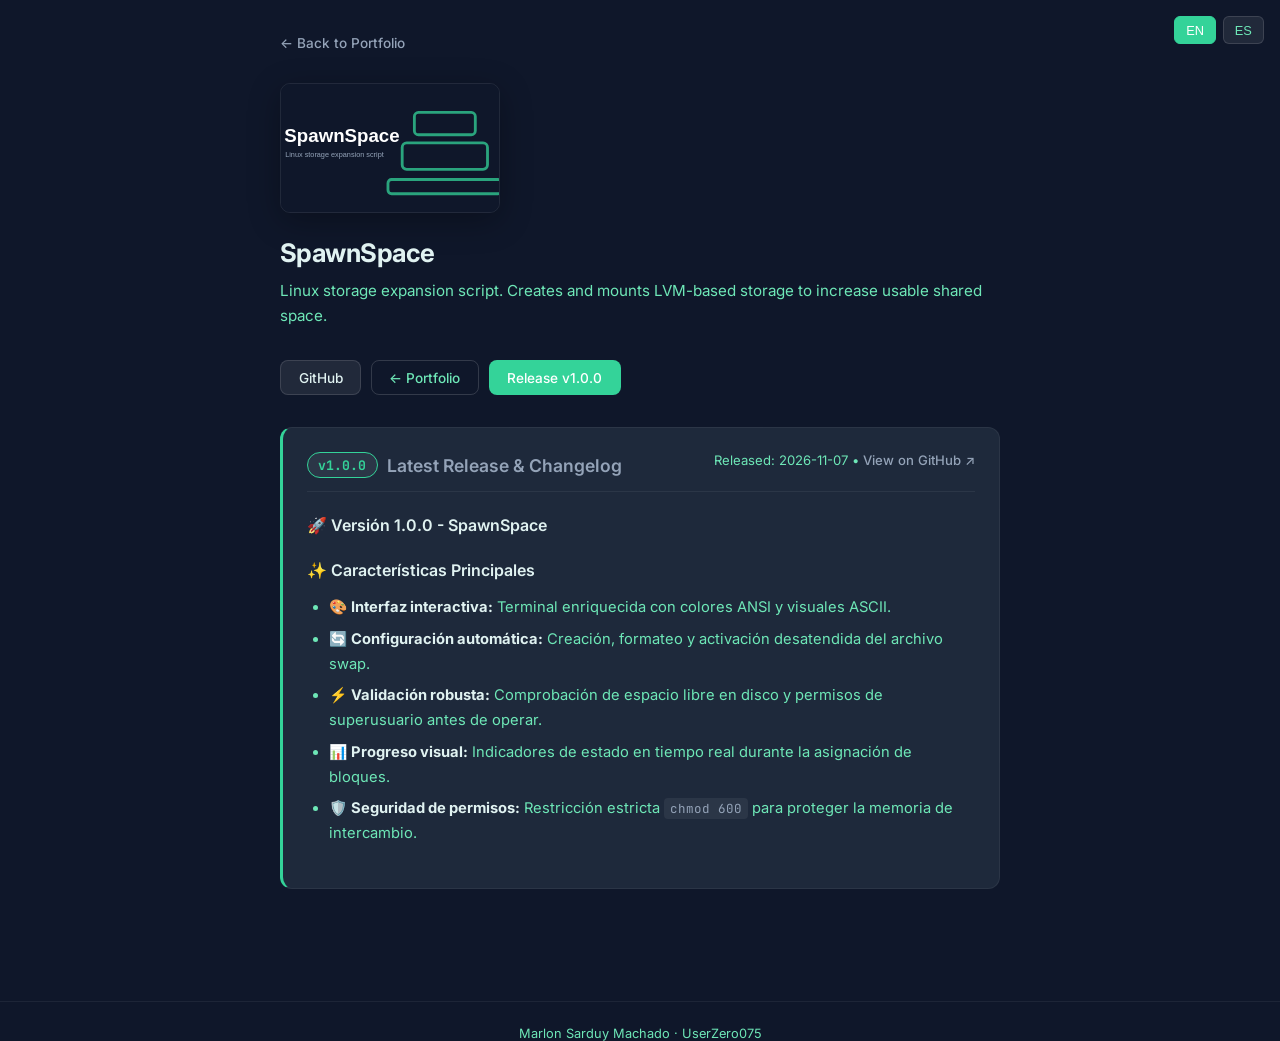
<file: p/spawnspace.html>
<!DOCTYPE html>
<html lang="en">
<head>
    <meta charset="UTF-8">
    <meta name="viewport" content="width=device-width, initial-scale=1.0">
    <title>SpawnSpace - Marlon Sarduy Machado</title>
    <meta name="description" content="Linux storage expansion script. Creates and mounts LVM-based storage to increase usable shared space.">
    <link href="https://fonts.googleapis.com/css2?family=Inter:wght@400;500;600;700&family=JetBrains+Mono:wght@400;500&display=swap" rel="stylesheet">
    <!-- Open Graph -->
    <meta property="og:type" content="website">
    <meta property="og:title" content="SpawnSpace - Marlon Sarduy Machado">
    <meta property="og:description" content="Linux storage expansion script. Creates and mounts LVM-based storage to increase usable shared space.">
    <meta property="og:url" content="https://userzero075.github.io/portfolio/p/spawnspace.html">
    <meta property="og:image" content="https://userzero075.github.io/portfolio/spawnspace-preview.svg">
    <meta property="og:site_name" content="Marlon Sarduy Machado - Portfolio">
    <!-- Twitter Card -->
    <meta name="twitter:card" content="summary_large_image">
    <meta name="twitter:title" content="SpawnSpace - Marlon Sarduy Machado">
    <meta name="twitter:description" content="Linux storage expansion script. Creates and mounts LVM-based storage to increase usable shared space.">
    <meta name="twitter:image" content="https://userzero075.github.io/portfolio/spawnspace-preview.svg">
    <style>
        :root {
            --bg: #0f172a;
            --card: #1e293b;
            --accent: #34d399;
            --accent2: #94a3b8;
            --text: #e0f2f1;
            --muted: #6ee7b7;
        }
        * { margin: 0; padding: 0; box-sizing: border-box; }
        body { background: var(--bg); color: var(--text); font-family: 'Inter', sans-serif; min-height: 100vh; }
        .container { max-width: 760px; margin: 0 auto; padding: 2rem 1.25rem; }
        .back-link { display: inline-flex; align-items: center; gap: 0.4rem; margin-bottom: 2rem; color: var(--accent2); text-decoration: none; font-size: 0.85rem; font-weight: 500; transition: color 0.2s; }
        .back-link:hover { color: var(--accent); }
        .hero { display: flex; gap: 1.5rem; align-items: flex-start; margin-bottom: 2rem; flex-wrap: wrap; }
        .hero img { width: 220px; height: 130px; object-fit: cover; border-radius: 10px; border: 1px solid rgba(255,255,255,0.08); box-shadow: 0 8px 32px rgba(0,0,0,0.3); }
        .hero-info h1 { margin: 0 0 0.6rem; font-size: 1.6rem; font-weight: 700; color: var(--text); letter-spacing: -0.02em; }
        .hero-info p { margin: 0; color: var(--muted); line-height: 1.65; font-size: 0.95rem; }
        .actions { display: flex; gap: 0.6rem; flex-wrap: wrap; margin: 1.5rem 0 2rem; }
        .btn { display: inline-flex; align-items: center; gap: 0.4rem; padding: 0.55rem 1.1rem; border-radius: 8px; text-decoration: none; font-size: 0.85rem; font-weight: 500; transition: all 0.2s ease; border: 1px solid transparent; }
        .btn-github { background: rgba(255,255,255,0.08); color: var(--text); border-color: rgba(255,255,255,0.12); }
        .btn-github:hover { background: rgba(255,255,255,0.14); transform: translateY(-1px); }
        .btn-page { background: var(--accent); color: #fff; }
        .btn-page:hover { filter: brightness(1.15); transform: translateY(-1px); }
        .btn-details { background: transparent; color: var(--muted); border-color: rgba(255,255,255,0.15); }
        .btn-details:hover { color: var(--text); border-color: var(--accent); transform: translateY(-1px); }
        .section { margin: 2rem 0; padding: 1.5rem; background: var(--card); border-radius: 12px; border: 1px solid rgba(255,255,255,0.06); }
        .section h2 { color: var(--accent2); font-size: 1.1rem; margin-bottom: 0.75rem; font-weight: 600; }
        .section p { color: var(--muted); line-height: 1.75; font-size: 0.95rem; }
        .lang-switch { position: fixed; top: 1rem; right: 1rem; z-index: 10; display: flex; gap: 0.4rem; }
        .lang-btn { background: rgba(255,255,255,0.08); color: var(--muted); border: 1px solid rgba(255,255,255,0.12); padding: 0.35rem 0.7rem; cursor: pointer; border-radius: 6px; font-size: 0.8rem; font-weight: 500; transition: all 0.2s; }
        .lang-btn.active { background: var(--accent); color: #fff; border-color: var(--accent); }
        .lang-btn:hover:not(.active) { color: var(--text); border-color: var(--accent2); }
        .footer { margin-top: 3rem; padding-top: 1.5rem; border-top: 1px solid rgba(255,255,255,0.06); text-align: center; color: var(--muted); font-size: 0.8rem; }
        @media (max-width: 600px) {
            .hero { flex-direction: column; }
            .hero img { width: 100%; height: auto; }
            .hero-info h1 { font-size: 1.3rem; }
        }

        /* Release & Changelog Styles */
        .release-section { border-left: 3px solid var(--accent); }
        .release-header { display: flex; justify-content: space-between; align-items: flex-start; flex-wrap: wrap; gap: 0.75rem; margin-bottom: 1.25rem; border-bottom: 1px solid rgba(255,255,255,0.06); padding-bottom: 0.85rem; }
        .release-tag-title { display: flex; align-items: center; gap: 0.6rem; flex-wrap: wrap; }
        .release-badge { background: rgba(255,255,255,0.06); color: var(--accent); border: 1px solid var(--accent); padding: 0.2rem 0.65rem; border-radius: 999px; font-family: 'JetBrains Mono', monospace; font-size: 0.82rem; font-weight: 700; }
        .release-meta { font-size: 0.82rem; color: var(--muted); }
        .release-link { color: var(--accent2); text-decoration: none; font-weight: 500; }
        .release-link:hover { text-decoration: underline; color: var(--accent); }
        .release-body { font-size: 0.92rem; line-height: 1.7; color: var(--muted); }
        .release-body h2, .release-body h3, .release-body h4 { color: var(--text); margin: 1.1rem 0 0.5rem; font-size: 1rem; font-weight: 600; }
        .release-body h2:first-child, .release-body h3:first-child { margin-top: 0; }
        .release-body ul { list-style: disc; padding-left: 1.4rem; margin: 0.5rem 0 0.9rem; }
        .release-body li { padding: 0.2rem 0; color: var(--muted); border-bottom: none; }
        .release-body li strong { color: var(--text); }
        .release-body code { font-family: 'JetBrains Mono', monospace; font-size: 0.85em; background: rgba(255,255,255,0.06); padding: 0.15rem 0.35rem; border-radius: 4px; color: var(--accent2); }
        .release-body pre { background: rgba(0,0,0,0.3); padding: 0.75rem; border-radius: 6px; overflow-x: auto; margin: 0.5rem 0; }
        .release-body p { margin-bottom: 0.75rem; }

    </style>
</head>
<body>
    <div class="lang-switch"><button class="lang-btn" data-lang="en">EN</button><button class="lang-btn" data-lang="es">ES</button></div>
    <div class="container">
        <a href="../index.html" class="back-link" data-i18n="backToPortfolio">← Back to Portfolio</a>
        <div class="hero">
            <img src="../spawnspace-preview.svg" alt="SpawnSpace preview">
            <div class="hero-info">
                <h1>SpawnSpace</h1>
                <p data-i18n="desc">Linux storage expansion script. Creates and mounts LVM-based storage to increase usable shared space.</p>
            </div>
        </div>
        <div class="actions">
            <a href="https://github.com/UserZero075/SpawnSpace" target="_blank" class="btn btn-github">GitHub</a>
            
            <a href="../index.html#spawnspace" class="btn btn-details">← Portfolio</a>
            <a href="https://github.com/UserZero075/SpawnSpace/releases/tag/v1.0.0" target="_blank" class="btn btn-page" id="header-release-btn">Release v1.0.0</a>
        </div>
        <div class="section release-section" id="latest-release-section" data-github-repo="UserZero075/SpawnSpace">
            <div class="release-header">
                <div class="release-tag-title">
                    <span class="release-badge" id="release-tag">v1.0.0</span>
                    <h2 class="release-title" id="release-name" style="margin-bottom:0;" data-i18n="latestReleaseTitle">Latest Release &amp; Changelog</h2>
                </div>
                <div class="release-meta">
                    <span class="release-date" id="release-date">Released: 2026-11-07</span> • 
                    <a href="https://github.com/UserZero075/SpawnSpace/releases/tag/v1.0.0" target="_blank" rel="noopener noreferrer" class="release-link" id="release-url" data-i18n="viewRelease">View on GitHub ↗</a>
                </div>
            </div>
            <div class="release-body" id="release-body">
<h2>🚀 Versión 1.0.0 - SpawnSpace</h2>
<h3>✨ Características Principales</h3>
<ul>
<li>🎨 <strong>Interfaz interactiva:</strong> Terminal enriquecida con colores ANSI y visuales ASCII.</li>
<li>🔄 <strong>Configuración automática:</strong> Creación, formateo y activación desatendida del archivo swap.</li>
<li>⚡ <strong>Validación robusta:</strong> Comprobación de espacio libre en disco y permisos de superusuario antes de operar.</li>
<li>📊 <strong>Progreso visual:</strong> Indicadores de estado en tiempo real durante la asignación de bloques.</li>
<li>🛡️ <strong>Seguridad de permisos:</strong> Restricción estricta <code>chmod 600</code> para proteger la memoria de intercambio.</li>
</ul>
            </div>
        </div>
    </div>
    <div class="footer">Marlon Sarduy Machado · UserZero075</div>
    <script>
        const translations = {
            en: {
                backToPortfolio: "← Back to Portfolio",
                latestReleaseTitle: "Latest Release & Changelog",
                viewRelease: "View on GitHub ↗",
                aboutProject: "About this project",
                desc: "Linux storage expansion script. Creates and mounts LVM-based storage to increase usable shared space."
            },
            es: {
                backToPortfolio: "← Volver al Portfolio",
                latestReleaseTitle: "Última Versión & Changelog",
                viewRelease: "Ver en GitHub ↗",
                aboutProject: "Sobre este proyecto",
                desc: "Script de expansión de almacenamiento Linux. Crea y monta almacenamiento basado en LVM para aumentar el espacio compartido utilizable."
            }
        };
        function initI18n() {
            let l = localStorage.getItem('portfolio_lang') || 'en';
            document.querySelectorAll('.lang-btn').forEach(b => b.classList.toggle('active', b.dataset.lang === l));
            document.querySelectorAll('[data-i18n]').forEach(e => { let k = e.getAttribute('data-i18n'); if (translations[l][k]) e.textContent = translations[l][k]; });
        }
        document.querySelectorAll('.lang-btn').forEach(b => b.addEventListener('click', () => {
            let l = b.dataset.lang; localStorage.setItem('portfolio_lang', l); 
        function renderMarkdown(md) {
            if (!md) return '';
            let html = md.replace(/&/g, '&amp;').replace(/</g, '&lt;').replace(/>/g, '&gt;');
            html = html.replace(/```([a-z]*)\n([\s\S]*?)```/g, (match, lang, code) => `<pre><code>${code.trim()}</code></pre>`);
            html = html.replace(/`([^`]+)`/g, '<code>$1</code>');
            html = html.replace(/^### (.*$)/gim, '<h3>$1</h3>');
            html = html.replace(/^## (.*$)/gim, '<h2>$1</h2>');
            html = html.replace(/^# (.*$)/gim, '<h2>$1</h2>');
            html = html.replace(/\*\*([^*]+)\*\*/g, '<strong>$1</strong>');
            html = html.replace(/\[([^\]]+)\]\(([^)]+)\)/g, '<a href="$2" target="_blank" rel="noopener noreferrer" class="release-link">$1</a>');
            const lines = html.split('\n');
            let inList = false;
            let result = [];
            for (let line of lines) {
                const listMatch = line.match(/^(\s*)[-*]\s+(.*)$/);
                if (listMatch) {
                    if (!inList) { result.push('<ul>'); inList = true; }
                    result.push(`<li>${listMatch[2]}</li>`);
                } else {
                    if (inList) { result.push('</ul>'); inList = false; }
                    const trimmed = line.trim();
                    if (trimmed.length > 0 && !trimmed.startsWith('<h') && !trimmed.startsWith('<pre')) {
                        result.push(`<p>${trimmed}</p>`);
                    } else if (trimmed.length > 0) {
                        result.push(trimmed);
                    }
                }
            }
            if (inList) result.push('</ul>');
            return result.join('\n');
        }

        async function loadDynamicRelease() {
            const section = document.getElementById('latest-release-section');
            if (!section) return;
            const repo = section.dataset.githubRepo;
            if (!repo) return;

            try {
                let res = await fetch(`https://api.github.com/repos/${repo}/releases/latest`, {
                    headers: { 'Accept': 'application/vnd.github+json' }
                });
                let release;
                if (res.ok) {
                    release = await res.json();
                } else {
                    const listRes = await fetch(`https://api.github.com/repos/${repo}/releases`, {
                        headers: { 'Accept': 'application/vnd.github+json' }
                    });
                    if (listRes.ok) {
                        const list = await listRes.json();
                        if (list && list.length > 0) release = list[0];
                    }
                }

                if (!release) return;

                const tagEl = document.getElementById('release-tag');
                const nameEl = document.getElementById('release-name');
                const dateEl = document.getElementById('release-date');
                const urlEl = document.getElementById('release-url');
                const bodyEl = document.getElementById('release-body');
                const actionBtn = document.getElementById('header-release-btn');

                if (tagEl && release.tag_name) tagEl.textContent = release.tag_name;
                if (nameEl && release.name) nameEl.textContent = release.name;
                if (dateEl && release.published_at) {
                    const d = new Date(release.published_at);
                    const dateStr = d.toISOString().split('T')[0];
                    const isEs = (localStorage.getItem('portfolio_lang') || 'en') === 'es';
                    dateEl.textContent = (isEs ? 'Publicado: ' : 'Released: ') + dateStr;
                }
                if (urlEl && release.html_url) {
                    urlEl.href = release.html_url;
                }
                if (actionBtn && release.html_url) {
                    actionBtn.href = release.html_url;
                    if (release.tag_name) {
                        actionBtn.textContent = `Release ${release.tag_name}`;
                    }
                }
                if (bodyEl && release.body && release.body.trim()) {
                    bodyEl.innerHTML = renderMarkdown(release.body);
                }
            } catch (e) {
                // Preserves pre-rendered static changelog on rate-limit / offline
            }
        }

        initI18n();
        loadDynamicRelease();
        }));
        
        function renderMarkdown(md) {
            if (!md) return '';
            let html = md.replace(/&/g, '&amp;').replace(/</g, '&lt;').replace(/>/g, '&gt;');
            html = html.replace(/```([a-z]*)\n([\s\S]*?)```/g, (match, lang, code) => `<pre><code>${code.trim()}</code></pre>`);
            html = html.replace(/`([^`]+)`/g, '<code>$1</code>');
            html = html.replace(/^### (.*$)/gim, '<h3>$1</h3>');
            html = html.replace(/^## (.*$)/gim, '<h2>$1</h2>');
            html = html.replace(/^# (.*$)/gim, '<h2>$1</h2>');
            html = html.replace(/\*\*([^*]+)\*\*/g, '<strong>$1</strong>');
            html = html.replace(/\[([^\]]+)\]\(([^)]+)\)/g, '<a href="$2" target="_blank" rel="noopener noreferrer" class="release-link">$1</a>');
            const lines = html.split('\n');
            let inList = false;
            let result = [];
            for (let line of lines) {
                const listMatch = line.match(/^(\s*)[-*]\s+(.*)$/);
                if (listMatch) {
                    if (!inList) { result.push('<ul>'); inList = true; }
                    result.push(`<li>${listMatch[2]}</li>`);
                } else {
                    if (inList) { result.push('</ul>'); inList = false; }
                    const trimmed = line.trim();
                    if (trimmed.length > 0 && !trimmed.startsWith('<h') && !trimmed.startsWith('<pre')) {
                        result.push(`<p>${trimmed}</p>`);
                    } else if (trimmed.length > 0) {
                        result.push(trimmed);
                    }
                }
            }
            if (inList) result.push('</ul>');
            return result.join('\n');
        }

        async function loadDynamicRelease() {
            const section = document.getElementById('latest-release-section');
            if (!section) return;
            const repo = section.dataset.githubRepo;
            if (!repo) return;

            try {
                let res = await fetch(`https://api.github.com/repos/${repo}/releases/latest`, {
                    headers: { 'Accept': 'application/vnd.github+json' }
                });
                let release;
                if (res.ok) {
                    release = await res.json();
                } else {
                    const listRes = await fetch(`https://api.github.com/repos/${repo}/releases`, {
                        headers: { 'Accept': 'application/vnd.github+json' }
                    });
                    if (listRes.ok) {
                        const list = await listRes.json();
                        if (list && list.length > 0) release = list[0];
                    }
                }

                if (!release) return;

                const tagEl = document.getElementById('release-tag');
                const nameEl = document.getElementById('release-name');
                const dateEl = document.getElementById('release-date');
                const urlEl = document.getElementById('release-url');
                const bodyEl = document.getElementById('release-body');
                const actionBtn = document.getElementById('header-release-btn');

                if (tagEl && release.tag_name) tagEl.textContent = release.tag_name;
                if (nameEl && release.name) nameEl.textContent = release.name;
                if (dateEl && release.published_at) {
                    const d = new Date(release.published_at);
                    const dateStr = d.toISOString().split('T')[0];
                    const isEs = (localStorage.getItem('portfolio_lang') || 'en') === 'es';
                    dateEl.textContent = (isEs ? 'Publicado: ' : 'Released: ') + dateStr;
                }
                if (urlEl && release.html_url) {
                    urlEl.href = release.html_url;
                }
                if (actionBtn && release.html_url) {
                    actionBtn.href = release.html_url;
                    if (release.tag_name) {
                        actionBtn.textContent = `Release ${release.tag_name}`;
                    }
                }
                if (bodyEl && release.body && release.body.trim()) {
                    bodyEl.innerHTML = renderMarkdown(release.body);
                }
            } catch (e) {
                // Preserves pre-rendered static changelog on rate-limit / offline
            }
        }

        initI18n();
        loadDynamicRelease();
    </script>
</body>
</html>
</file>
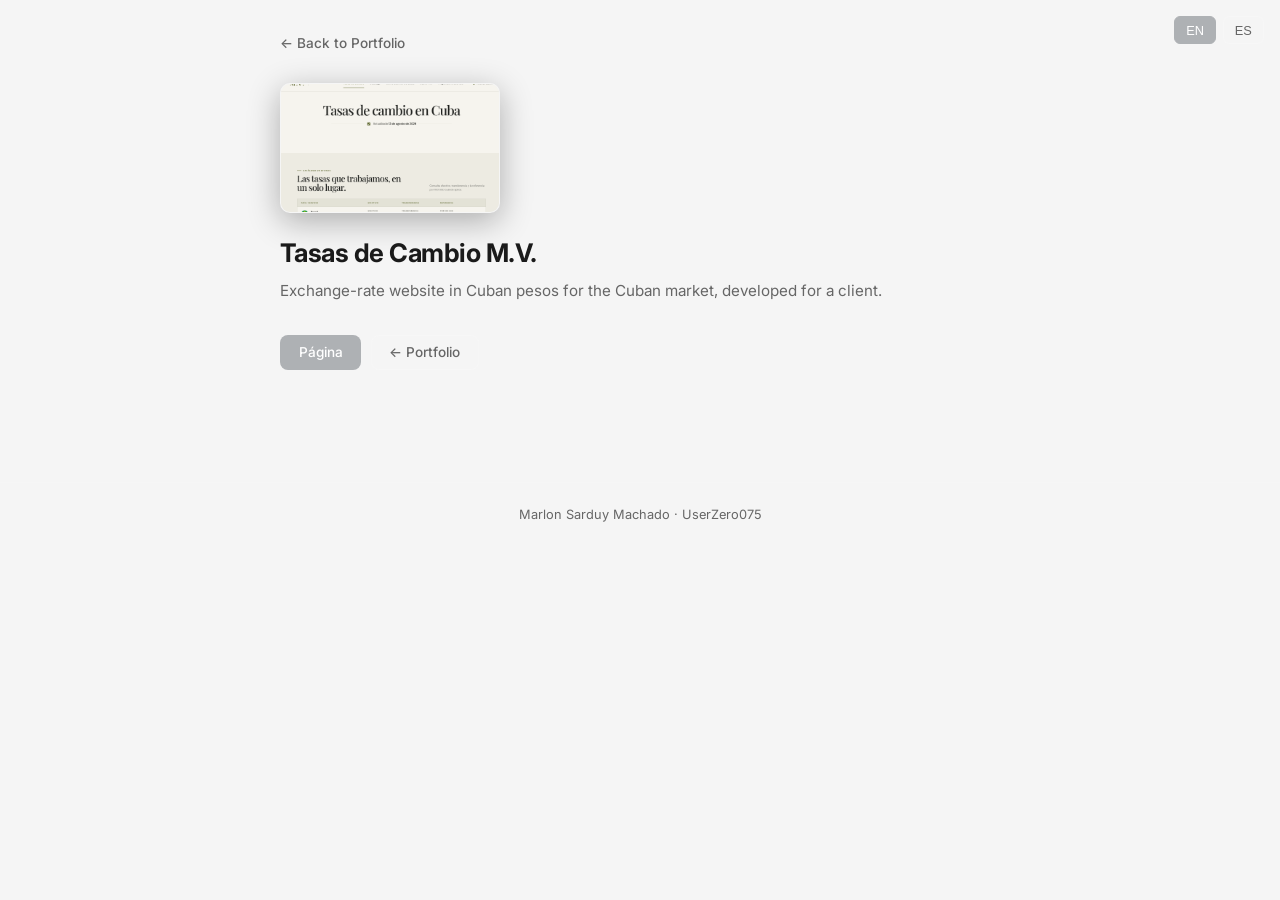
<file: p/tasas-mv.html>
<!DOCTYPE html>
<html lang="en">
<head>
    <meta charset="UTF-8">
    <meta name="viewport" content="width=device-width, initial-scale=1.0">
    <title>Tasas de Cambio M.V. - Marlon Sarduy Machado</title>
    <meta name="description" content="Exchange-rate website in Cuban pesos for the Cuban market, developed for a client.">
    <link href="https://fonts.googleapis.com/css2?family=Inter:wght@400;500;600;700&family=JetBrains+Mono:wght@400;500&display=swap" rel="stylesheet">
    <!-- Open Graph -->
    <meta property="og:type" content="website">
    <meta property="og:title" content="Tasas de Cambio M.V. - Marlon Sarduy Machado">
    <meta property="og:description" content="Exchange-rate website in Cuban pesos for the Cuban market, developed for a client.">
    <meta property="og:url" content="https://userzero075.github.io/portfolio/p/tasas-mv.html">
    <meta property="og:image" content="https://userzero075.github.io/portfolio/mvtasas-preview.gif">
    <meta property="og:site_name" content="Marlon Sarduy Machado - Portfolio">
    <!-- Twitter Card -->
    <meta name="twitter:card" content="summary_large_image">
    <meta name="twitter:title" content="Tasas de Cambio M.V. - Marlon Sarduy Machado">
    <meta name="twitter:description" content="Exchange-rate website in Cuban pesos for the Cuban market, developed for a client.">
    <meta name="twitter:image" content="https://userzero075.github.io/portfolio/mvtasas-preview.gif">
    <style>
        :root {
            --bg: #f5f5f5;
            --card: #ffffff;
            --accent: #aeb1b4;
            --accent2: #666;
            --text: #1a1a1a;
            --muted: #666;
        }
        * { margin: 0; padding: 0; box-sizing: border-box; }
        body { background: var(--bg); color: var(--text); font-family: 'Inter', sans-serif; min-height: 100vh; }
        .container { max-width: 760px; margin: 0 auto; padding: 2rem 1.25rem; }
        .back-link { display: inline-flex; align-items: center; gap: 0.4rem; margin-bottom: 2rem; color: var(--accent2); text-decoration: none; font-size: 0.85rem; font-weight: 500; transition: color 0.2s; }
        .back-link:hover { color: var(--accent); }
        .hero { display: flex; gap: 1.5rem; align-items: flex-start; margin-bottom: 2rem; flex-wrap: wrap; }
        .hero img { width: 220px; height: 130px; object-fit: cover; border-radius: 10px; border: 1px solid rgba(255,255,255,0.08); box-shadow: 0 8px 32px rgba(0,0,0,0.3); }
        .hero-info h1 { margin: 0 0 0.6rem; font-size: 1.6rem; font-weight: 700; color: var(--text); letter-spacing: -0.02em; }
        .hero-info p { margin: 0; color: var(--muted); line-height: 1.65; font-size: 0.95rem; }
        .actions { display: flex; gap: 0.6rem; flex-wrap: wrap; margin: 1.5rem 0 2rem; }
        .btn { display: inline-flex; align-items: center; gap: 0.4rem; padding: 0.55rem 1.1rem; border-radius: 8px; text-decoration: none; font-size: 0.85rem; font-weight: 500; transition: all 0.2s ease; border: 1px solid transparent; }
        .btn-github { background: rgba(255,255,255,0.08); color: var(--text); border-color: rgba(255,255,255,0.12); }
        .btn-github:hover { background: rgba(255,255,255,0.14); transform: translateY(-1px); }
        .btn-page { background: var(--accent); color: #fff; }
        .btn-page:hover { filter: brightness(1.15); transform: translateY(-1px); }
        .btn-details { background: transparent; color: var(--muted); border-color: rgba(255,255,255,0.15); }
        .btn-details:hover { color: var(--text); border-color: var(--accent); transform: translateY(-1px); }
        .section { margin: 2rem 0; padding: 1.5rem; background: var(--card); border-radius: 12px; border: 1px solid rgba(255,255,255,0.06); }
        .section h2 { color: var(--accent2); font-size: 1.1rem; margin-bottom: 0.75rem; font-weight: 600; }
        .section p { color: var(--muted); line-height: 1.75; font-size: 0.95rem; }
        .lang-switch { position: fixed; top: 1rem; right: 1rem; z-index: 10; display: flex; gap: 0.4rem; }
        .lang-btn { background: rgba(255,255,255,0.08); color: var(--muted); border: 1px solid rgba(255,255,255,0.12); padding: 0.35rem 0.7rem; cursor: pointer; border-radius: 6px; font-size: 0.8rem; font-weight: 500; transition: all 0.2s; }
        .lang-btn.active { background: var(--accent); color: #fff; border-color: var(--accent); }
        .lang-btn:hover:not(.active) { color: var(--text); border-color: var(--accent2); }
        .footer { margin-top: 3rem; padding-top: 1.5rem; border-top: 1px solid rgba(255,255,255,0.06); text-align: center; color: var(--muted); font-size: 0.8rem; }
        @media (max-width: 600px) {
            .hero { flex-direction: column; }
            .hero img { width: 100%; height: auto; }
            .hero-info h1 { font-size: 1.3rem; }
        }
    </style>
</head>
<body>
    <div class="lang-switch"><button class="lang-btn" data-lang="en">EN</button><button class="lang-btn" data-lang="es">ES</button></div>
    <div class="container">
        <a href="../index.html" class="back-link" data-i18n="backToPortfolio">← Back to Portfolio</a>
        <div class="hero">
            <img src="../mvtasas-preview.gif" alt="Tasas de Cambio M.V. preview">
            <div class="hero-info">
                <h1>Tasas de Cambio M.V.</h1>
                <p data-i18n="desc">Exchange-rate website in Cuban pesos for the Cuban market, developed for a client.</p>
            </div>
        </div>
        <div class="actions">
            
            <a href="https://mvtasas.duckdns.org" target="_blank" class="btn btn-page">Página</a>
            <a href="../index.html#tasas-mv" class="btn btn-details">← Portfolio</a>
        </div>
    </div>
    <div class="footer">Marlon Sarduy Machado · UserZero075</div>
    <script>
        const translations = {
            en: {
                backToPortfolio: "← Back to Portfolio",
                aboutProject: "About this project",
                desc: "Exchange-rate website in Cuban pesos for the Cuban market, developed for a client."
            },
            es: {
                backToPortfolio: "← Volver al Portfolio",
                aboutProject: "Sobre este proyecto",
                desc: "Web de tasas de cambio en CUP para el mercado cubano, desarrollada para un cliente."
            }
        };
        function initI18n() {
            let l = localStorage.getItem('portfolio_lang') || 'en';
            document.querySelectorAll('.lang-btn').forEach(b => b.classList.toggle('active', b.dataset.lang === l));
            document.querySelectorAll('[data-i18n]').forEach(e => { let k = e.getAttribute('data-i18n'); if (translations[l][k]) e.textContent = translations[l][k]; });
        }
        document.querySelectorAll('.lang-btn').forEach(b => b.addEventListener('click', () => {
            let l = b.dataset.lang; localStorage.setItem('portfolio_lang', l); initI18n();
        }));
        initI18n();
    </script>
</body>
</html>
</file>
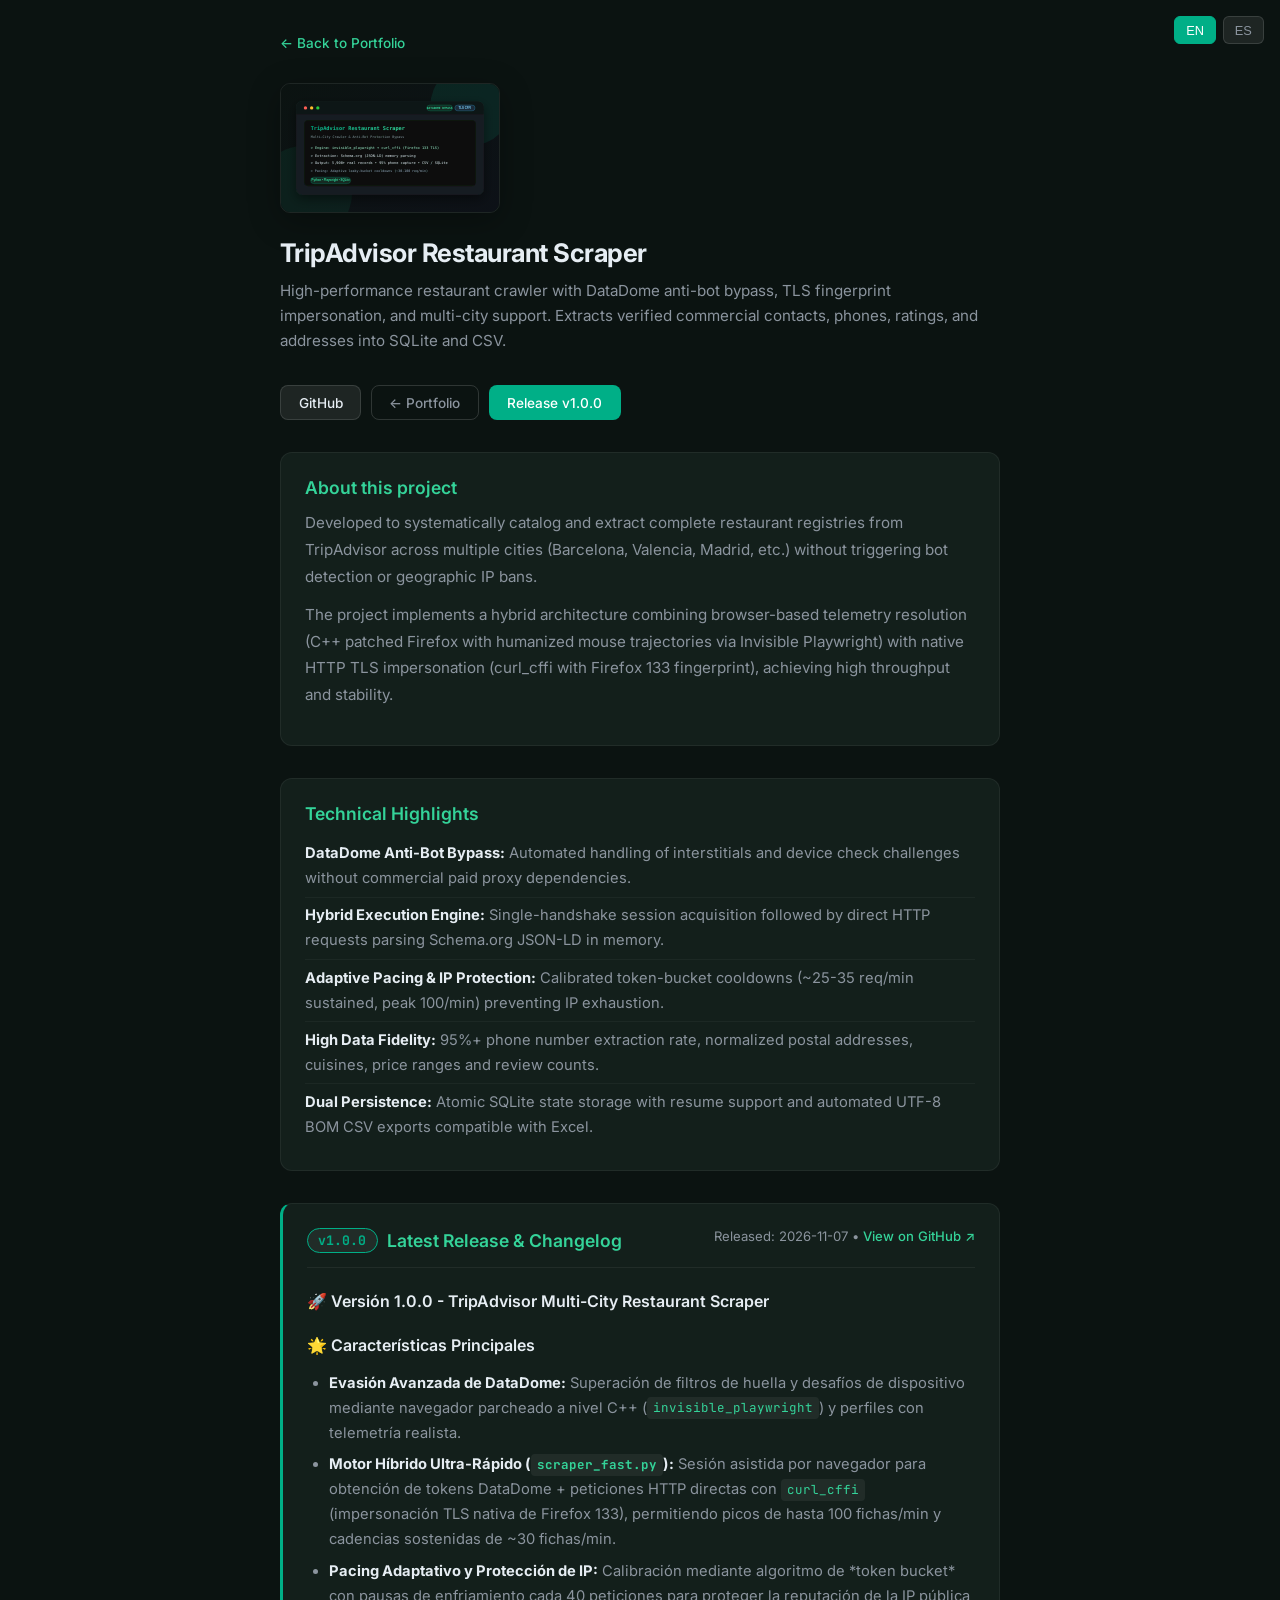
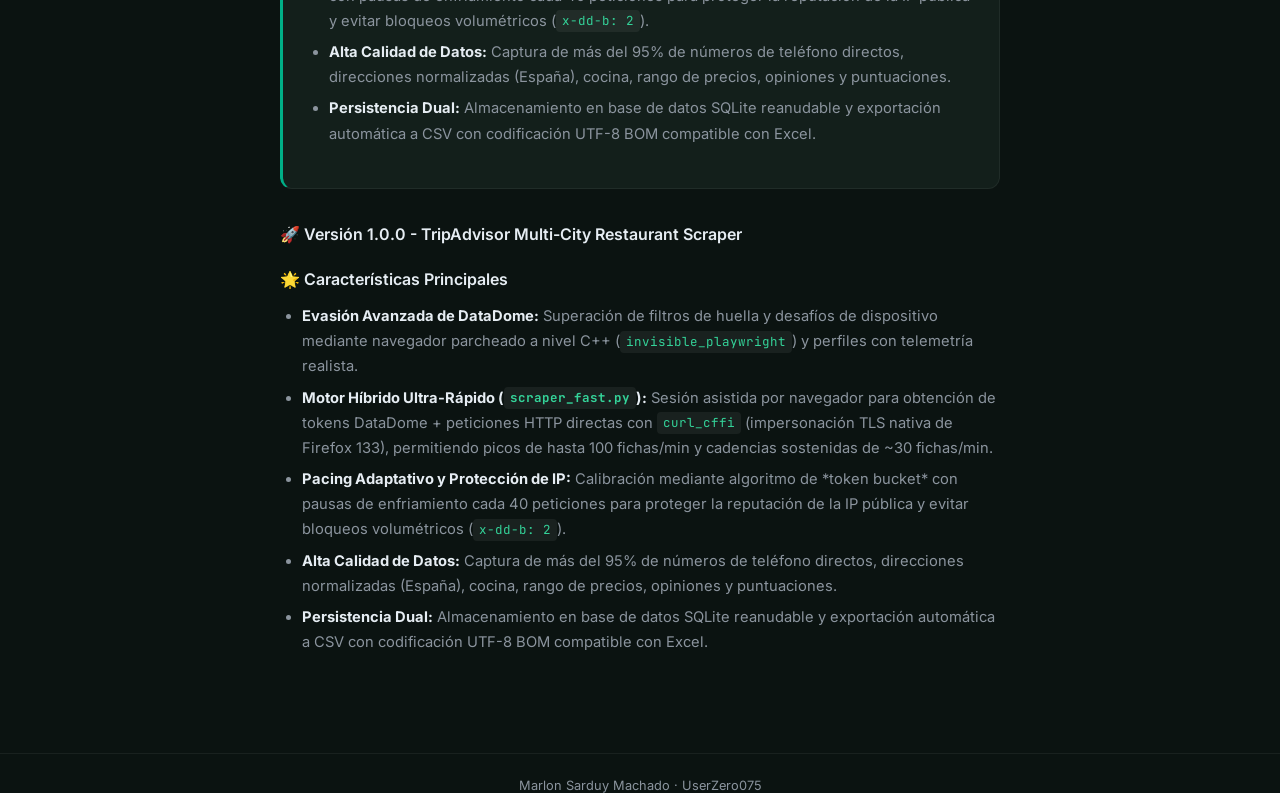
<file: p/tripadvisor-restaurant-scraper.html>
<!DOCTYPE html>
<html lang="en">
<head>
    <meta charset="UTF-8">
    <meta name="viewport" content="width=device-width, initial-scale=1.0">
    <title>TripAdvisor Restaurant Scraper - Marlon Sarduy Machado</title>
    <meta name="description" content="High-performance TripAdvisor restaurant scraper & crawler with DataDome anti-bot bypass, C++ patched Firefox fingerprinting, and TLS impersonation.">
    <link href="https://fonts.googleapis.com/css2?family=Inter:wght@400;500;600;700&family=JetBrains+Mono:wght@400;500&display=swap" rel="stylesheet">
    <!-- Open Graph -->
    <meta property="og:type" content="website">
    <meta property="og:title" content="TripAdvisor Restaurant Scraper - Marlon Sarduy Machado">
    <meta property="og:description" content="High-performance TripAdvisor restaurant scraper with DataDome bypass, TLS fingerprint impersonation, and multi-city support.">
    <meta property="og:url" content="https://userzero075.github.io/portfolio/p/tripadvisor-restaurant-scraper.html">
    <meta property="og:image" content="https://userzero075.github.io/portfolio/tripadvisor-scraper-preview.svg">
    <meta property="og:site_name" content="Marlon Sarduy Machado - Portfolio">
    <!-- Twitter Card -->
    <meta name="twitter:card" content="summary_large_image">
    <meta name="twitter:title" content="TripAdvisor Restaurant Scraper - Marlon Sarduy Machado">
    <meta name="twitter:description" content="High-performance TripAdvisor restaurant scraper with DataDome bypass, TLS fingerprint impersonation, and multi-city support.">
    <meta name="twitter:image" content="https://userzero075.github.io/portfolio/tripadvisor-scraper-preview.svg">
    <style>
        :root {
            --bg: #0b1311;
            --card: #131f1b;
            --accent: #00af87;
            --accent2: #34d399;
            --text: #e6edf3;
            --muted: #8b949e;
        }
        * { margin: 0; padding: 0; box-sizing: border-box; }
        body { background: var(--bg); color: var(--text); font-family: 'Inter', sans-serif; min-height: 100vh; }
        .container { max-width: 760px; margin: 0 auto; padding: 2rem 1.25rem; }
        .back-link { display: inline-flex; align-items: center; gap: 0.4rem; margin-bottom: 2rem; color: var(--accent2); text-decoration: none; font-size: 0.85rem; font-weight: 500; transition: color 0.2s; }
        .back-link:hover { color: var(--accent); }
        .hero { display: flex; gap: 1.5rem; align-items: flex-start; margin-bottom: 2rem; flex-wrap: wrap; }
        .hero img { width: 220px; height: 130px; object-fit: cover; border-radius: 10px; border: 1px solid rgba(255,255,255,0.08); box-shadow: 0 8px 32px rgba(0,0,0,0.3); }
        .hero-info h1 { margin: 0 0 0.6rem; font-size: 1.6rem; font-weight: 700; color: var(--text); letter-spacing: -0.02em; }
        .hero-info p { margin: 0; color: var(--muted); line-height: 1.65; font-size: 0.95rem; }
        .actions { display: flex; gap: 0.6rem; flex-wrap: wrap; margin: 1.5rem 0 2rem; }
        .btn { display: inline-flex; align-items: center; gap: 0.4rem; padding: 0.55rem 1.1rem; border-radius: 8px; text-decoration: none; font-size: 0.85rem; font-weight: 500; transition: all 0.2s ease; border: 1px solid transparent; }
        .btn-github { background: rgba(255,255,255,0.08); color: var(--text); border-color: rgba(255,255,255,0.12); }
        .btn-github:hover { background: rgba(255,255,255,0.14); transform: translateY(-1px); }
        .btn-page { background: var(--accent); color: #fff; }
        .btn-page:hover { filter: brightness(1.15); transform: translateY(-1px); }
        .btn-details { background: transparent; color: var(--muted); border-color: rgba(255,255,255,0.15); }
        .btn-details:hover { color: var(--text); border-color: var(--accent); transform: translateY(-1px); }
        .section { margin: 2rem 0; padding: 1.5rem; background: var(--card); border-radius: 12px; border: 1px solid rgba(255,255,255,0.06); }
        .section h2 { color: var(--accent2); font-size: 1.1rem; margin-bottom: 0.75rem; font-weight: 600; }
        .section p { color: var(--muted); line-height: 1.75; font-size: 0.95rem; margin-bottom: 0.75rem; }
        .section ul { list-style: none; margin: 0; padding: 0; }
        .section li { color: var(--muted); line-height: 1.7; font-size: 0.92rem; padding: 0.35rem 0; border-bottom: 1px solid rgba(255,255,255,0.04); }
        .section li:last-child { border-bottom: none; }
        .section li strong { color: var(--text); }
        .lang-switch { position: fixed; top: 1rem; right: 1rem; z-index: 10; display: flex; gap: 0.4rem; }
        .lang-btn { background: rgba(255,255,255,0.08); color: var(--muted); border: 1px solid rgba(255,255,255,0.12); padding: 0.35rem 0.7rem; cursor: pointer; border-radius: 6px; font-size: 0.8rem; font-weight: 500; transition: all 0.2s; }
        .lang-btn.active { background: var(--accent); color: #fff; border-color: var(--accent); }
        .lang-btn:hover:not(.active) { color: var(--text); border-color: var(--accent2); }
        .footer { margin-top: 3rem; padding-top: 1.5rem; border-top: 1px solid rgba(255,255,255,0.06); text-align: center; color: var(--muted); font-size: 0.8rem; }
        @media (max-width: 600px) {
            .hero { flex-direction: column; }
            .hero img { width: 100%; height: auto; }
            .hero-info h1 { font-size: 1.3rem; }
        }

        /* Release & Changelog Styles */
        .release-section { border-left: 3px solid var(--accent); }
        .release-header { display: flex; justify-content: space-between; align-items: flex-start; flex-wrap: wrap; gap: 0.75rem; margin-bottom: 1.25rem; border-bottom: 1px solid rgba(255,255,255,0.06); padding-bottom: 0.85rem; }
        .release-tag-title { display: flex; align-items: center; gap: 0.6rem; flex-wrap: wrap; }
        .release-badge { background: rgba(255,255,255,0.06); color: var(--accent); border: 1px solid var(--accent); padding: 0.2rem 0.65rem; border-radius: 999px; font-family: 'JetBrains Mono', monospace; font-size: 0.82rem; font-weight: 700; }
        .release-meta { font-size: 0.82rem; color: var(--muted); }
        .release-link { color: var(--accent2); text-decoration: none; font-weight: 500; }
        .release-link:hover { text-decoration: underline; color: var(--accent); }
        .release-body { font-size: 0.92rem; line-height: 1.7; color: var(--muted); }
        .release-body h2, .release-body h3, .release-body h4 { color: var(--text); margin: 1.1rem 0 0.5rem; font-size: 1rem; font-weight: 600; }
        .release-body h2:first-child, .release-body h3:first-child { margin-top: 0; }
        .release-body ul { list-style: disc; padding-left: 1.4rem; margin: 0.5rem 0 0.9rem; }
        .release-body li { padding: 0.2rem 0; color: var(--muted); border-bottom: none; }
        .release-body li strong { color: var(--text); }
        .release-body code { font-family: 'JetBrains Mono', monospace; font-size: 0.85em; background: rgba(255,255,255,0.06); padding: 0.15rem 0.35rem; border-radius: 4px; color: var(--accent2); }
        .release-body pre { background: rgba(0,0,0,0.3); padding: 0.75rem; border-radius: 6px; overflow-x: auto; margin: 0.5rem 0; }
        .release-body p { margin-bottom: 0.75rem; }

    </style>
</head>
<body>
    <div class="lang-switch"><button class="lang-btn" data-lang="en">EN</button><button class="lang-btn" data-lang="es">ES</button></div>
    <div class="container">
        <a href="../index.html#scraping" class="back-link" data-i18n="backToPortfolio">← Back to Portfolio</a>
        <div class="hero">
            <img src="../tripadvisor-scraper-preview.svg" alt="TripAdvisor Restaurant Scraper preview">
            <div class="hero-info">
                <h1>TripAdvisor Restaurant Scraper</h1>
                <p data-i18n="desc">High-performance restaurant crawler with DataDome anti-bot bypass, TLS fingerprint impersonation, and multi-city support. Extracts verified commercial contacts, phones, ratings, and addresses into SQLite and CSV.</p>
            </div>
        </div>
        <div class="actions">
            <a href="https://github.com/UserZero075/tripadvisor-restaurant-scraper" target="_blank" class="btn btn-github">GitHub</a>
            <a href="../index.html#scraping" class="btn btn-details">← Portfolio</a>
            <a href="https://github.com/UserZero075/tripadvisor-restaurant-scraper/releases/tag/v1.0.0" target="_blank" class="btn btn-page" id="header-release-btn">Release v1.0.0</a>
        </div>

        <div class="section">
            <h2 data-i18n="aboutTitle">About this project</h2>
            <p data-i18n="aboutText1">Developed to systematically catalog and extract complete restaurant registries from TripAdvisor across multiple cities (Barcelona, Valencia, Madrid, etc.) without triggering bot detection or geographic IP bans.</p>
            <p data-i18n="aboutText2">The project implements a hybrid architecture combining browser-based telemetry resolution (C++ patched Firefox with humanized mouse trajectories via Invisible Playwright) with native HTTP TLS impersonation (curl_cffi with Firefox 133 fingerprint), achieving high throughput and stability.</p>
        </div>

        <div class="section">
            <h2 data-i18n="featuresTitle">Technical Highlights</h2>
            <ul>
                <li><strong data-i18n="f1Title">DataDome Anti-Bot Bypass:</strong> <span data-i18n="f1Desc">Automated handling of interstitials and device check challenges without commercial paid proxy dependencies.</span></li>
                <li><strong data-i18n="f2Title">Hybrid Execution Engine:</strong> <span data-i18n="f2Desc">Single-handshake session acquisition followed by direct HTTP requests parsing Schema.org JSON-LD in memory.</span></li>
                <li><strong data-i18n="f3Title">Adaptive Pacing &amp; IP Protection:</strong> <span data-i18n="f3Desc">Calibrated token-bucket cooldowns (~25-35 req/min sustained, peak 100/min) preventing IP exhaustion.</span></li>
                <li><strong data-i18n="f4Title">High Data Fidelity:</strong> <span data-i18n="f4Desc">95%+ phone number extraction rate, normalized postal addresses, cuisines, price ranges and review counts.</span></li>
                <li><strong data-i18n="f5Title">Dual Persistence:</strong> <span data-i18n="f5Desc">Atomic SQLite state storage with resume support and automated UTF-8 BOM CSV exports compatible with Excel.</span></li>
            </ul>
        </div>
        <div class="section release-section" id="latest-release-section" data-github-repo="UserZero075/tripadvisor-restaurant-scraper">
            <div class="release-header">
                <div class="release-tag-title">
                    <span class="release-badge" id="release-tag">v1.0.0</span>
                    <h2 class="release-title" id="release-name" style="margin-bottom:0;" data-i18n="latestReleaseTitle">Latest Release &amp; Changelog</h2>
                </div>
                <div class="release-meta">
                    <span class="release-date" id="release-date">Released: 2026-11-07</span> • 
                    <a href="https://github.com/UserZero075/tripadvisor-restaurant-scraper/releases/tag/v1.0.0" target="_blank" rel="noopener noreferrer" class="release-link" id="release-url" data-i18n="viewRelease">View on GitHub ↗</a>
                </div>
            </div>
            <div class="release-body" id="release-body">
<h2>🚀 Versión 1.0.0 - TripAdvisor Multi-City Restaurant Scraper</h2>
<h3>🌟 Características Principales</h3>
<ul>
<li><strong>Evasión Avanzada de DataDome:</strong> Superación de filtros de huella y desafíos de dispositivo mediante navegador parcheado a nivel C++ (<code>invisible_playwright</code>) y perfiles con telemetría realista.</li>
<li><strong>Motor Híbrido Ultra-Rápido (<code>scraper_fast.py</code>):</strong> Sesión asistida por navegador para obtención de tokens DataDome + peticiones HTTP directas con <code>curl_cffi</code> (impersonación TLS nativa de Firefox 133), permitiendo picos de hasta 100 fichas/min y cadencias sostenidas de ~30 fichas/min.</li>
<li><strong>Pacing Adaptativo y Protección de IP:</strong> Calibración mediante algoritmo de *token bucket* con pausas de enfriamiento cada 40 peticiones para proteger la reputación de la IP pública y evitar bloqueos volumétricos (<code>x-dd-b: 2</code>).</li>
<li><strong>Alta Calidad de Datos:</strong> Captura de más del 95% de números de teléfono directos, direcciones normalizadas (España), cocina, rango de precios, opiniones y puntuaciones.</li>
<li><strong>Persistencia Dual:</strong> Almacenamiento en base de datos SQLite reanudable y exportación automática a CSV con codificación UTF-8 BOM compatible con Excel.</li>
</ul>
            </div>
        </div>
            <div class="release-body" id="release-body">
<h2>🚀 Versión 1.0.0 - TripAdvisor Multi-City Restaurant Scraper</h2>
<h3>🌟 Características Principales</h3>
<ul>
<li><strong>Evasión Avanzada de DataDome:</strong> Superación de filtros de huella y desafíos de dispositivo mediante navegador parcheado a nivel C++ (<code>invisible_playwright</code>) y perfiles con telemetría realista.</li>
<li><strong>Motor Híbrido Ultra-Rápido (<code>scraper_fast.py</code>):</strong> Sesión asistida por navegador para obtención de tokens DataDome + peticiones HTTP directas con <code>curl_cffi</code> (impersonación TLS nativa de Firefox 133), permitiendo picos de hasta 100 fichas/min y cadencias sostenidas de ~30 fichas/min.</li>
<li><strong>Pacing Adaptativo y Protección de IP:</strong> Calibración mediante algoritmo de *token bucket* con pausas de enfriamiento cada 40 peticiones para proteger la reputación de la IP pública y evitar bloqueos volumétricos (<code>x-dd-b: 2</code>).</li>
<li><strong>Alta Calidad de Datos:</strong> Captura de más del 95% de números de teléfono directos, direcciones normalizadas (España), cocina, rango de precios, opiniones y puntuaciones.</li>
<li><strong>Persistencia Dual:</strong> Almacenamiento en base de datos SQLite reanudable y exportación automática a CSV con codificación UTF-8 BOM compatible con Excel.</li>
</ul>
            </div>
        </div>
    </div>
    <div class="footer">Marlon Sarduy Machado · UserZero075</div>
    <script>
        const translations = {
            en: {
                backToPortfolio: "← Back to Portfolio",
                latestReleaseTitle: "Latest Release & Changelog",
                viewRelease: "View on GitHub ↗",
                desc: "High-performance restaurant crawler with DataDome anti-bot bypass, TLS fingerprint impersonation, and multi-city support. Extracts verified commercial contacts, phones, ratings, and addresses into SQLite and CSV.",
                aboutTitle: "About this project",
                aboutText1: "Developed to systematically catalog and extract complete restaurant registries from TripAdvisor across multiple cities (Barcelona, Valencia, Madrid, etc.) without triggering bot detection or geographic IP bans.",
                aboutText2: "The project implements a hybrid architecture combining browser-based telemetry resolution (C++ patched Firefox with humanized mouse trajectories via Invisible Playwright) with native HTTP TLS impersonation (curl_cffi with Firefox 133 fingerprint), achieving high throughput and stability.",
                featuresTitle: "Technical Highlights",
                f1Title: "DataDome Anti-Bot Bypass:",
                f1Desc: "Automated handling of interstitials and device check challenges without commercial paid proxy dependencies.",
                f2Title: "Hybrid Execution Engine:",
                f2Desc: "Single-handshake session acquisition followed by direct HTTP requests parsing Schema.org JSON-LD in memory.",
                f3Title: "Adaptive Pacing & IP Protection:",
                f3Desc: "Calibrated token-bucket cooldowns (~25-35 req/min sustained, peak 100/min) preventing IP exhaustion.",
                f4Title: "High Data Fidelity:",
                f4Desc: "95%+ phone number extraction rate, normalized postal addresses, cuisines, price ranges and review counts.",
                f5Title: "Dual Persistence:",
                f5Desc: "Atomic SQLite state storage with resume support and automated UTF-8 BOM CSV exports compatible with Excel."
            },
            es: {
                backToPortfolio: "← Volver al Portfolio",
                latestReleaseTitle: "Última Versión & Changelog",
                viewRelease: "Ver en GitHub ↗",
                desc: "Crawler y extractor de restaurantes de alto rendimiento con evasión avanzada de DataDome, huella de navegador en C++ (Firefox) e impersonación TLS nativa (curl_cffi). Captura datos comerciales completos (teléfonos, direcciones unificadas, calificaciones y cocina) en SQLite y CSV.",
                aboutTitle: "Sobre este proyecto",
                aboutText1: "Desarrollado para catalogar y extraer de forma exhaustiva el registro comercial de restaurantes de TripAdvisor en diversas ciudades (Barcelona, Valencia, Madrid, etc.) eludiendo bloqueos anti-bot y retos geográficos.",
                aboutText2: "El proyecto implementa una arquitectura híbrida que combina la resolución de telemetría en navegador (Firefox parcheado a nivel C++ con movimientos humanizados de ratón vía Invisible Playwright) con peticiones HTTP nativas con huella TLS (curl_cffi con firma de Firefox 133), logrando alta velocidad y estabilidad.",
                featuresTitle: "Aspectos Técnicos Destacados",
                f1Title: "Evasión de DataDome:",
                f1Desc: "Resolución automatizada de interstitials y comprobaciones de dispositivo sin depender de servicios de pago de proxies.",
                f2Title: "Motor Híbrido de Alto Rendimiento:",
                f2Desc: "Handshake inicial de sesión en navegador y posterior extracción directa en memoria parseando bloques JSON-LD Schema.org.",
                f3Title: "Pacing Adaptativo y Protección de IP:",
                f3Desc: "Enfriamientos calibrados por token bucket (~25-35 req/min sostenidas, pico de 100/min) para evitar desgaste de la IP pública.",
                f4Title: "Alta Fidelidad de Datos:",
                f4Desc: "Más del 95% de teléfonos directos capturados, direcciones normalizadas, tipos de cocina, precios y opiniones.",
                f5Title: "Persistencia Dual:",
                f5Desc: "Almacenamiento atómico en SQLite con reanudación desatendida y exportación automática a CSV con UTF-8 BOM."
            }
        };
        function initI18n() {
            let l = localStorage.getItem('portfolio_lang') || 'en';
            document.querySelectorAll('.lang-btn').forEach(b => b.classList.toggle('active', b.dataset.lang === l));
            document.querySelectorAll('[data-i18n]').forEach(e => { let k = e.getAttribute('data-i18n'); if (translations[l][k]) e.textContent = translations[l][k]; });
        }
        document.querySelectorAll('.lang-btn').forEach(b => b.addEventListener('click', () => {
            let l = b.dataset.lang; localStorage.setItem('portfolio_lang', l); 
        function renderMarkdown(md) {
            if (!md) return '';
            let html = md.replace(/&/g, '&amp;').replace(/</g, '&lt;').replace(/>/g, '&gt;');
            html = html.replace(/```([a-z]*)\n([\s\S]*?)```/g, (match, lang, code) => `<pre><code>${code.trim()}</code></pre>`);
            html = html.replace(/`([^`]+)`/g, '<code>$1</code>');
            html = html.replace(/^### (.*$)/gim, '<h3>$1</h3>');
            html = html.replace(/^## (.*$)/gim, '<h2>$1</h2>');
            html = html.replace(/^# (.*$)/gim, '<h2>$1</h2>');
            html = html.replace(/\*\*([^*]+)\*\*/g, '<strong>$1</strong>');
            html = html.replace(/\[([^\]]+)\]\(([^)]+)\)/g, '<a href="$2" target="_blank" rel="noopener noreferrer" class="release-link">$1</a>');
            const lines = html.split('\n');
            let inList = false;
            let result = [];
            for (let line of lines) {
                const listMatch = line.match(/^(\s*)[-*]\s+(.*)$/);
                if (listMatch) {
                    if (!inList) { result.push('<ul>'); inList = true; }
                    result.push(`<li>${listMatch[2]}</li>`);
                } else {
                    if (inList) { result.push('</ul>'); inList = false; }
                    const trimmed = line.trim();
                    if (trimmed.length > 0 && !trimmed.startsWith('<h') && !trimmed.startsWith('<pre')) {
                        result.push(`<p>${trimmed}</p>`);
                    } else if (trimmed.length > 0) {
                        result.push(trimmed);
                    }
                }
            }
            if (inList) result.push('</ul>');
            return result.join('\n');
        }

        async function loadDynamicRelease() {
            const section = document.getElementById('latest-release-section');
            if (!section) return;
            const repo = section.dataset.githubRepo;
            if (!repo) return;

            try {
                let res = await fetch(`https://api.github.com/repos/${repo}/releases/latest`, {
                    headers: { 'Accept': 'application/vnd.github+json' }
                });
                let release;
                if (res.ok) {
                    release = await res.json();
                } else {
                    const listRes = await fetch(`https://api.github.com/repos/${repo}/releases`, {
                        headers: { 'Accept': 'application/vnd.github+json' }
                    });
                    if (listRes.ok) {
                        const list = await listRes.json();
                        if (list && list.length > 0) release = list[0];
                    }
                }

                if (!release) return;

                const tagEl = document.getElementById('release-tag');
                const nameEl = document.getElementById('release-name');
                const dateEl = document.getElementById('release-date');
                const urlEl = document.getElementById('release-url');
                const bodyEl = document.getElementById('release-body');
                const actionBtn = document.getElementById('header-release-btn');

                if (tagEl && release.tag_name) tagEl.textContent = release.tag_name;
                if (nameEl && release.name) nameEl.textContent = release.name;
                if (dateEl && release.published_at) {
                    const d = new Date(release.published_at);
                    const dateStr = d.toISOString().split('T')[0];
                    const isEs = (localStorage.getItem('portfolio_lang') || 'en') === 'es';
                    dateEl.textContent = (isEs ? 'Publicado: ' : 'Released: ') + dateStr;
                }
                if (urlEl && release.html_url) {
                    urlEl.href = release.html_url;
                }
                if (actionBtn && release.html_url) {
                    actionBtn.href = release.html_url;
                    if (release.tag_name) {
                        actionBtn.textContent = `Release ${release.tag_name}`;
                    }
                }
                if (bodyEl && release.body && release.body.trim()) {
                    bodyEl.innerHTML = renderMarkdown(release.body);
                }
            } catch (e) {
                // Preserves pre-rendered static changelog on rate-limit / offline
            }
        }

        initI18n();
        loadDynamicRelease();
        }));
        
        function renderMarkdown(md) {
            if (!md) return '';
            let html = md.replace(/&/g, '&amp;').replace(/</g, '&lt;').replace(/>/g, '&gt;');
            html = html.replace(/```([a-z]*)\n([\s\S]*?)```/g, (match, lang, code) => `<pre><code>${code.trim()}</code></pre>`);
            html = html.replace(/`([^`]+)`/g, '<code>$1</code>');
            html = html.replace(/^### (.*$)/gim, '<h3>$1</h3>');
            html = html.replace(/^## (.*$)/gim, '<h2>$1</h2>');
            html = html.replace(/^# (.*$)/gim, '<h2>$1</h2>');
            html = html.replace(/\*\*([^*]+)\*\*/g, '<strong>$1</strong>');
            html = html.replace(/\[([^\]]+)\]\(([^)]+)\)/g, '<a href="$2" target="_blank" rel="noopener noreferrer" class="release-link">$1</a>');
            const lines = html.split('\n');
            let inList = false;
            let result = [];
            for (let line of lines) {
                const listMatch = line.match(/^(\s*)[-*]\s+(.*)$/);
                if (listMatch) {
                    if (!inList) { result.push('<ul>'); inList = true; }
                    result.push(`<li>${listMatch[2]}</li>`);
                } else {
                    if (inList) { result.push('</ul>'); inList = false; }
                    const trimmed = line.trim();
                    if (trimmed.length > 0 && !trimmed.startsWith('<h') && !trimmed.startsWith('<pre')) {
                        result.push(`<p>${trimmed}</p>`);
                    } else if (trimmed.length > 0) {
                        result.push(trimmed);
                    }
                }
            }
            if (inList) result.push('</ul>');
            return result.join('\n');
        }

        async function loadDynamicRelease() {
            const section = document.getElementById('latest-release-section');
            if (!section) return;
            const repo = section.dataset.githubRepo;
            if (!repo) return;

            try {
                let res = await fetch(`https://api.github.com/repos/${repo}/releases/latest`, {
                    headers: { 'Accept': 'application/vnd.github+json' }
                });
                let release;
                if (res.ok) {
                    release = await res.json();
                } else {
                    const listRes = await fetch(`https://api.github.com/repos/${repo}/releases`, {
                        headers: { 'Accept': 'application/vnd.github+json' }
                    });
                    if (listRes.ok) {
                        const list = await listRes.json();
                        if (list && list.length > 0) release = list[0];
                    }
                }

                if (!release) return;

                const tagEl = document.getElementById('release-tag');
                const nameEl = document.getElementById('release-name');
                const dateEl = document.getElementById('release-date');
                const urlEl = document.getElementById('release-url');
                const bodyEl = document.getElementById('release-body');
                const actionBtn = document.getElementById('header-release-btn');

                if (tagEl && release.tag_name) tagEl.textContent = release.tag_name;
                if (nameEl && release.name) nameEl.textContent = release.name;
                if (dateEl && release.published_at) {
                    const d = new Date(release.published_at);
                    const dateStr = d.toISOString().split('T')[0];
                    const isEs = (localStorage.getItem('portfolio_lang') || 'en') === 'es';
                    dateEl.textContent = (isEs ? 'Publicado: ' : 'Released: ') + dateStr;
                }
                if (urlEl && release.html_url) {
                    urlEl.href = release.html_url;
                }
                if (actionBtn && release.html_url) {
                    actionBtn.href = release.html_url;
                    if (release.tag_name) {
                        actionBtn.textContent = `Release ${release.tag_name}`;
                    }
                }
                if (bodyEl && release.body && release.body.trim()) {
                    bodyEl.innerHTML = renderMarkdown(release.body);
                }
            } catch (e) {
                // Preserves pre-rendered static changelog on rate-limit / offline
            }
        }

        initI18n();
        loadDynamicRelease();
    </script>
</body>
</html>
</file>
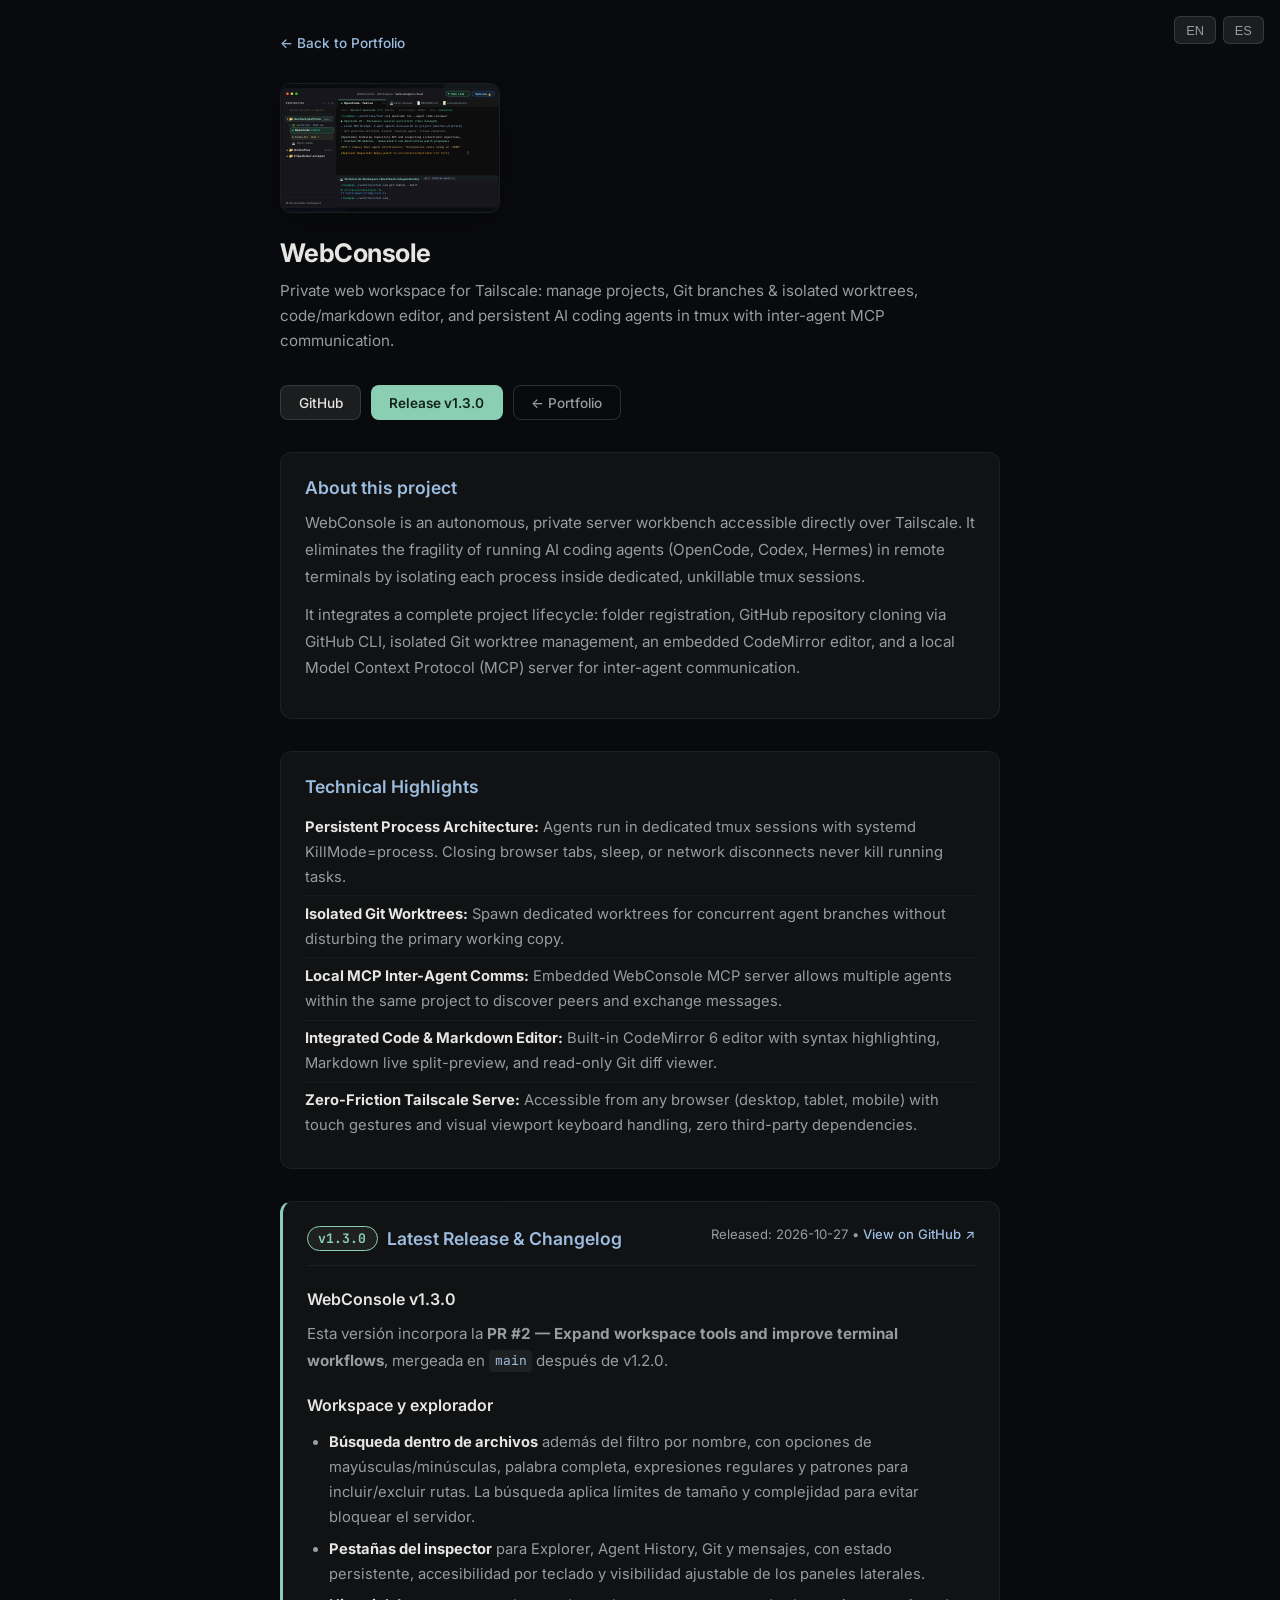
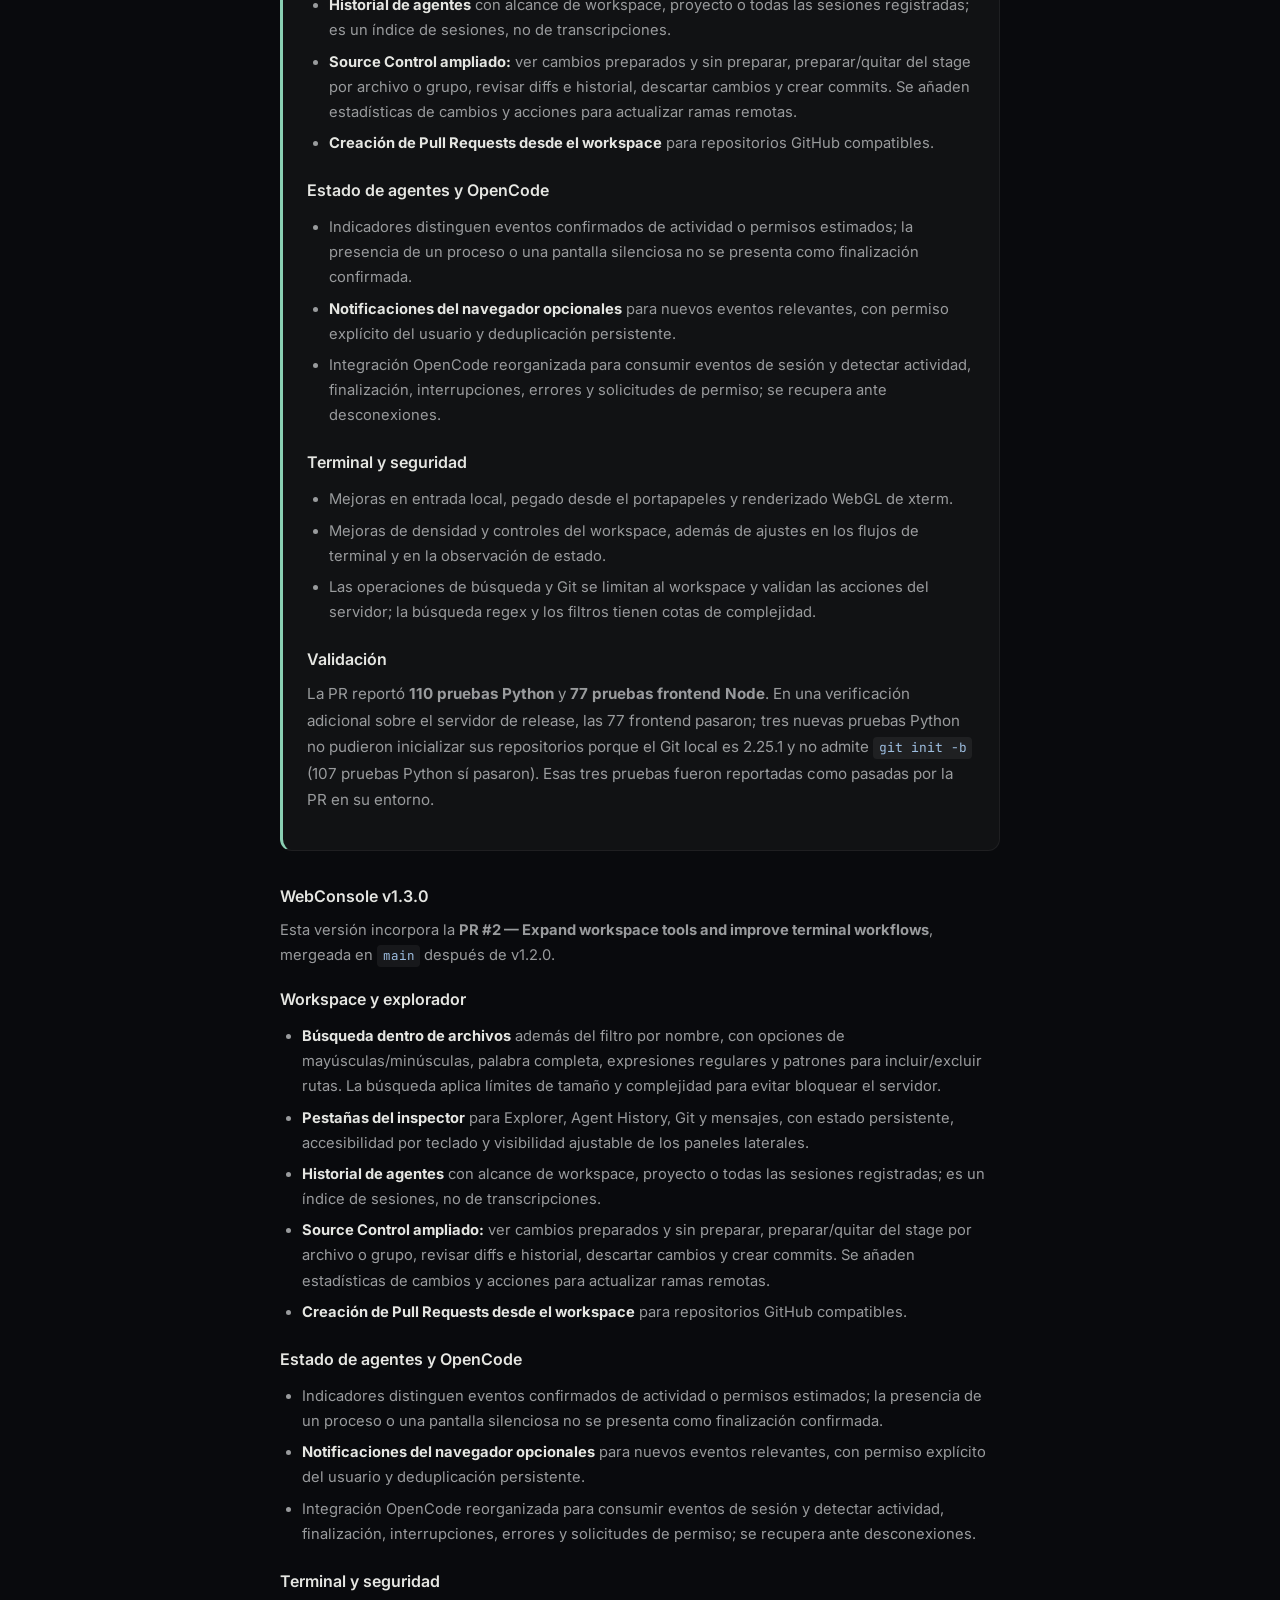
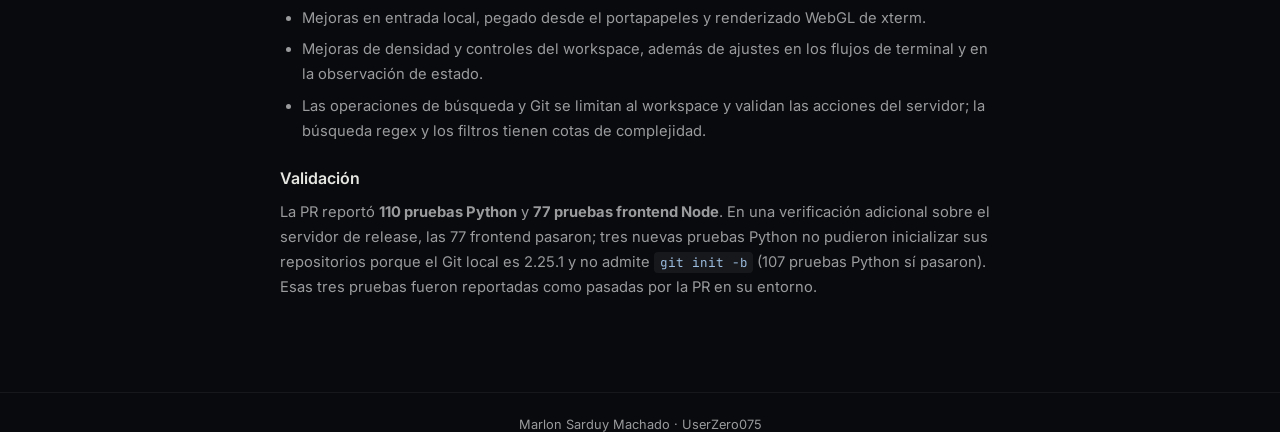
<file: p/webconsole.html>
<!DOCTYPE html>
<html lang="en">
<head>
    <meta charset="UTF-8">
    <meta name="viewport" content="width=device-width, initial-scale=1.0">
    <title>WebConsole - Marlon Sarduy Machado</title>
    <meta name="description" content="Private web workspace for Tailscale: manage projects, Git branches & isolated worktrees, code/markdown editor, and persistent AI coding agents in tmux.">
    <link href="https://fonts.googleapis.com/css2?family=Inter:wght@400;500;600;700&family=JetBrains+Mono:wght@400;500&display=swap" rel="stylesheet">
    <!-- Open Graph -->
    <meta property="og:type" content="website">
    <meta property="og:title" content="WebConsole - Marlon Sarduy Machado">
    <meta property="og:description" content="Private web workspace for Tailscale: manage projects, Git branches & isolated worktrees, code/markdown editor, and persistent AI coding agents in tmux.">
    <meta property="og:url" content="https://userzero075.github.io/portfolio/p/webconsole.html">
    <meta property="og:image" content="https://userzero075.github.io/portfolio/webconsole-preview.svg">
    <meta property="og:site_name" content="Marlon Sarduy Machado - Portfolio">
    <!-- Twitter Card -->
    <meta name="twitter:card" content="summary_large_image">
    <meta name="twitter:title" content="WebConsole - Marlon Sarduy Machado">
    <meta name="twitter:description" content="Private web workspace for Tailscale: manage projects, Git branches & isolated worktrees, code/markdown editor, and persistent AI coding agents in tmux.">
    <meta name="twitter:image" content="https://userzero075.github.io/portfolio/webconsole-preview.svg">
    <style>
        :root {
            --bg: #090a0d;
            --card: #111214;
            --accent: #8acfb3;
            --accent2: #9dbde0;
            --text: #e5e6e2;
            --muted: #999b9d;
        }
        * { margin: 0; padding: 0; box-sizing: border-box; }
        body { background: var(--bg); color: var(--text); font-family: 'Inter', sans-serif; min-height: 100vh; }
        .container { max-width: 760px; margin: 0 auto; padding: 2rem 1.25rem; }
        .back-link { display: inline-flex; align-items: center; gap: 0.4rem; margin-bottom: 2rem; color: var(--accent2); text-decoration: none; font-size: 0.85rem; font-weight: 500; transition: color 0.2s; }
        .back-link:hover { color: var(--accent); }
        .hero { display: flex; gap: 1.5rem; align-items: flex-start; margin-bottom: 2rem; flex-wrap: wrap; }
        .hero img { width: 220px; height: 130px; object-fit: cover; border-radius: 10px; border: 1px solid rgba(255,255,255,0.08); box-shadow: 0 8px 32px rgba(0,0,0,0.3); }
        .hero-info h1 { margin: 0 0 0.6rem; font-size: 1.6rem; font-weight: 700; color: var(--text); letter-spacing: -0.02em; }
        .hero-info p { margin: 0; color: var(--muted); line-height: 1.65; font-size: 0.95rem; }
        .actions { display: flex; gap: 0.6rem; flex-wrap: wrap; margin: 1.5rem 0 2rem; }
        .btn { display: inline-flex; align-items: center; gap: 0.4rem; padding: 0.55rem 1.1rem; border-radius: 8px; text-decoration: none; font-size: 0.85rem; font-weight: 500; transition: all 0.2s ease; border: 1px solid transparent; }
        .btn-github { background: rgba(255,255,255,0.08); color: var(--text); border-color: rgba(255,255,255,0.12); }
        .btn-github:hover { background: rgba(255,255,255,0.14); transform: translateY(-1px); }
        .btn-page { background: var(--accent); color: #13231b; font-weight: 600; }
        .btn-page:hover { filter: brightness(1.15); transform: translateY(-1px); }
        .btn-details { background: transparent; color: var(--muted); border-color: rgba(255,255,255,0.15); }
        .btn-details:hover { color: var(--text); border-color: var(--accent); transform: translateY(-1px); }
        .section { margin: 2rem 0; padding: 1.5rem; background: var(--card); border-radius: 12px; border: 1px solid rgba(255,255,255,0.06); }
        .section h2 { color: var(--accent2); font-size: 1.1rem; margin-bottom: 0.75rem; font-weight: 600; }
        .section p { color: var(--muted); line-height: 1.75; font-size: 0.95rem; margin-bottom: 0.75rem; }
        .section ul { list-style: none; margin: 0; padding: 0; }
        .section li { color: var(--muted); line-height: 1.7; font-size: 0.92rem; padding: 0.35rem 0; border-bottom: 1px solid rgba(255,255,255,0.04); }
        .section li:last-child { border-bottom: none; }
        .section li strong { color: var(--text); }
        .lang-switch { position: fixed; top: 1rem; right: 1rem; z-index: 10; display: flex; gap: 0.4rem; }
        .lang-btn { background: rgba(255,255,255,0.08); color: var(--muted); border: 1px solid rgba(255,255,255,0.12); padding: 0.35rem 0.7rem; cursor: pointer; border-radius: 6px; font-size: 0.8rem; font-weight: 500; transition: all 0.2s; }
        .lang-btn.active { background: var(--accent); color: #13231b; font-weight: 600; border-color: var(--accent); }
        .lang-btn:hover:not(.active) { color: var(--text); border-color: var(--accent2); }
        .footer { margin-top: 3rem; padding-top: 1.5rem; border-top: 1px solid rgba(255,255,255,0.06); text-align: center; color: var(--muted); font-size: 0.8rem; }
        @media (max-width: 600px) {
            .hero { flex-direction: column; }
            .hero img { width: 100%; height: auto; }
            .hero-info h1 { font-size: 1.3rem; }
        }

        /* Release & Changelog Styles */
        .release-section { border-left: 3px solid var(--accent); }
        .release-header { display: flex; justify-content: space-between; align-items: flex-start; flex-wrap: wrap; gap: 0.75rem; margin-bottom: 1.25rem; border-bottom: 1px solid rgba(255,255,255,0.06); padding-bottom: 0.85rem; }
        .release-tag-title { display: flex; align-items: center; gap: 0.6rem; flex-wrap: wrap; }
        .release-badge { background: rgba(255,255,255,0.06); color: var(--accent); border: 1px solid var(--accent); padding: 0.2rem 0.65rem; border-radius: 999px; font-family: 'JetBrains Mono', monospace; font-size: 0.82rem; font-weight: 700; }
        .release-meta { font-size: 0.82rem; color: var(--muted); }
        .release-link { color: var(--accent2); text-decoration: none; font-weight: 500; }
        .release-link:hover { text-decoration: underline; color: var(--accent); }
        .release-body { font-size: 0.92rem; line-height: 1.7; color: var(--muted); }
        .release-body h2, .release-body h3, .release-body h4 { color: var(--text); margin: 1.1rem 0 0.5rem; font-size: 1rem; font-weight: 600; }
        .release-body h2:first-child, .release-body h3:first-child { margin-top: 0; }
        .release-body ul { list-style: disc; padding-left: 1.4rem; margin: 0.5rem 0 0.9rem; }
        .release-body li { padding: 0.2rem 0; color: var(--muted); border-bottom: none; }
        .release-body li strong { color: var(--text); }
        .release-body code { font-family: 'JetBrains Mono', monospace; font-size: 0.85em; background: rgba(255,255,255,0.06); padding: 0.15rem 0.35rem; border-radius: 4px; color: var(--accent2); }
        .release-body pre { background: rgba(0,0,0,0.3); padding: 0.75rem; border-radius: 6px; overflow-x: auto; margin: 0.5rem 0; }
        .release-body p { margin-bottom: 0.75rem; }

    </style>
</head>
<body>
    <div class="lang-switch"><button class="lang-btn" data-lang=\"en\">EN</button><button class="lang-btn" data-lang=\"es\">ES</button></div>
    <div class="container">
        <a href="../index.html#projects" class="back-link" data-i18n="backToPortfolio">← Back to Portfolio</a>
        <div class="hero">
            <img src="../webconsole-preview.svg" alt="WebConsole preview">
            <div class="hero-info">
                <h1>WebConsole</h1>
                <p data-i18n="desc">Private web workspace for Tailscale: manage projects, Git branches & isolated worktrees, code/markdown editor, and persistent AI coding agents in tmux with inter-agent MCP communication.</p>
            </div>
        </div>
        <div class="actions">
            <a href="https://github.com/UserZero075/webconsole" target="_blank" class="btn btn-github">GitHub</a>
            <a href="https://github.com/UserZero075/webconsole/releases/tag/v1.3.0" target="_blank" class="btn btn-page" id="header-release-btn">Release v1.3.0</a>
            <a href="../index.html#projects" class="btn btn-details">← Portfolio</a>
        </div>

        <div class="section">
            <h2 data-i18n="aboutTitle">About this project</h2>
            <p data-i18n="aboutText1">WebConsole is an autonomous, private server workbench accessible directly over Tailscale. It eliminates the fragility of running AI coding agents (OpenCode, Codex, Hermes) in remote terminals by isolating each process inside dedicated, unkillable tmux sessions.</p>
            <p data-i18n="aboutText2">It integrates a complete project lifecycle: folder registration, GitHub repository cloning via GitHub CLI, isolated Git worktree management, an embedded CodeMirror editor, and a local Model Context Protocol (MCP) server for inter-agent communication.</p>
        </div>

        <div class="section">
            <h2 data-i18n="featuresTitle">Technical Highlights</h2>
            <ul>
                <li><strong data-i18n="f1Title">Persistent Process Architecture:</strong> <span data-i18n="f1Desc">Agents run in dedicated tmux sessions with systemd KillMode=process. Closing browser tabs, sleep, or network disconnects never kill running tasks.</span></li>
                <li><strong data-i18n="f2Title">Isolated Git Worktrees:</strong> <span data-i18n="f2Desc">Spawn dedicated worktrees for concurrent agent branches without disturbing the primary working copy.</span></li>
                <li><strong data-i18n="f3Title">Local MCP Inter-Agent Comms:</strong> <span data-i18n="f3Desc">Embedded WebConsole MCP server allows multiple agents within the same project to discover peers and exchange messages.</span></li>
                <li><strong data-i18n="f4Title">Integrated Code &amp; Markdown Editor:</strong> <span data-i18n="f4Desc">Built-in CodeMirror 6 editor with syntax highlighting, Markdown live split-preview, and read-only Git diff viewer.</span></li>
                <li><strong data-i18n="f5Title">Zero-Friction Tailscale Serve:</strong> <span data-i18n="f5Desc">Accessible from any browser (desktop, tablet, mobile) with touch gestures and visual viewport keyboard handling, zero third-party dependencies.</span></li>
            </ul>
        </div>
        <div class="section release-section" id="latest-release-section" data-github-repo="UserZero075/webconsole">
            <div class="release-header">
                <div class="release-tag-title">
                    <span class="release-badge" id="release-tag">v1.3.0</span>
                    <h2 class="release-title" id="release-name" style="margin-bottom:0;" data-i18n="latestReleaseTitle">Latest Release &amp; Changelog</h2>
                </div>
                <div class="release-meta">
                    <span class="release-date" id="release-date">Released: 2026-10-27</span> • 
                    <a href="https://github.com/UserZero075/webconsole/releases/tag/v1.3.0" target="_blank" rel="noopener noreferrer" class="release-link" id="release-url" data-i18n="viewRelease">View on GitHub ↗</a>
                </div>
            </div>
            <div class="release-body" id="release-body">
<h2>WebConsole v1.3.0</h2>
<p>Esta versión incorpora la <strong>PR #2 — Expand workspace tools and improve terminal workflows</strong>, mergeada en <code>main</code> después de v1.2.0.</p>
<h3>Workspace y explorador</h3>
<ul>
<li><strong>Búsqueda dentro de archivos</strong> además del filtro por nombre, con opciones de mayúsculas/minúsculas, palabra completa, expresiones regulares y patrones para incluir/excluir rutas. La búsqueda aplica límites de tamaño y complejidad para evitar bloquear el servidor.</li>
<li><strong>Pestañas del inspector</strong> para Explorer, Agent History, Git y mensajes, con estado persistente, accesibilidad por teclado y visibilidad ajustable de los paneles laterales.</li>
<li><strong>Historial de agentes</strong> con alcance de workspace, proyecto o todas las sesiones registradas; es un índice de sesiones, no de transcripciones.</li>
<li><strong>Source Control ampliado:</strong> ver cambios preparados y sin preparar, preparar/quitar del stage por archivo o grupo, revisar diffs e historial, descartar cambios y crear commits. Se añaden estadísticas de cambios y acciones para actualizar ramas remotas.</li>
<li><strong>Creación de Pull Requests desde el workspace</strong> para repositorios GitHub compatibles.</li>
</ul>
<h3>Estado de agentes y OpenCode</h3>
<ul>
<li>Indicadores distinguen eventos confirmados de actividad o permisos estimados; la presencia de un proceso o una pantalla silenciosa no se presenta como finalización confirmada.</li>
<li><strong>Notificaciones del navegador opcionales</strong> para nuevos eventos relevantes, con permiso explícito del usuario y deduplicación persistente.</li>
<li>Integración OpenCode reorganizada para consumir eventos de sesión y detectar actividad, finalización, interrupciones, errores y solicitudes de permiso; se recupera ante desconexiones.</li>
</ul>
<h3>Terminal y seguridad</h3>
<ul>
<li>Mejoras en entrada local, pegado desde el portapapeles y renderizado WebGL de xterm.</li>
<li>Mejoras de densidad y controles del workspace, además de ajustes en los flujos de terminal y en la observación de estado.</li>
<li>Las operaciones de búsqueda y Git se limitan al workspace y validan las acciones del servidor; la búsqueda regex y los filtros tienen cotas de complejidad.</li>
</ul>
<h3>Validación</h3>
<p>La PR reportó <strong>110 pruebas Python</strong> y <strong>77 pruebas frontend Node</strong>. En una verificación adicional sobre el servidor de release, las 77 frontend pasaron; tres nuevas pruebas Python no pudieron inicializar sus repositorios porque el Git local es 2.25.1 y no admite <code>git init -b</code> (107 pruebas Python sí pasaron). Esas tres pruebas fueron reportadas como pasadas por la PR en su entorno.</p>
            </div>
        </div>
            <div class="release-body" id="release-body">
<h2>WebConsole v1.3.0</h2>
<p>Esta versión incorpora la <strong>PR #2 — Expand workspace tools and improve terminal workflows</strong>, mergeada en <code>main</code> después de v1.2.0.</p>
<h3>Workspace y explorador</h3>
<ul>
<li><strong>Búsqueda dentro de archivos</strong> además del filtro por nombre, con opciones de mayúsculas/minúsculas, palabra completa, expresiones regulares y patrones para incluir/excluir rutas. La búsqueda aplica límites de tamaño y complejidad para evitar bloquear el servidor.</li>
<li><strong>Pestañas del inspector</strong> para Explorer, Agent History, Git y mensajes, con estado persistente, accesibilidad por teclado y visibilidad ajustable de los paneles laterales.</li>
<li><strong>Historial de agentes</strong> con alcance de workspace, proyecto o todas las sesiones registradas; es un índice de sesiones, no de transcripciones.</li>
<li><strong>Source Control ampliado:</strong> ver cambios preparados y sin preparar, preparar/quitar del stage por archivo o grupo, revisar diffs e historial, descartar cambios y crear commits. Se añaden estadísticas de cambios y acciones para actualizar ramas remotas.</li>
<li><strong>Creación de Pull Requests desde el workspace</strong> para repositorios GitHub compatibles.</li>
</ul>
<h3>Estado de agentes y OpenCode</h3>
<ul>
<li>Indicadores distinguen eventos confirmados de actividad o permisos estimados; la presencia de un proceso o una pantalla silenciosa no se presenta como finalización confirmada.</li>
<li><strong>Notificaciones del navegador opcionales</strong> para nuevos eventos relevantes, con permiso explícito del usuario y deduplicación persistente.</li>
<li>Integración OpenCode reorganizada para consumir eventos de sesión y detectar actividad, finalización, interrupciones, errores y solicitudes de permiso; se recupera ante desconexiones.</li>
</ul>
<h3>Terminal y seguridad</h3>
<ul>
<li>Mejoras en entrada local, pegado desde el portapapeles y renderizado WebGL de xterm.</li>
<li>Mejoras de densidad y controles del workspace, además de ajustes en los flujos de terminal y en la observación de estado.</li>
<li>Las operaciones de búsqueda y Git se limitan al workspace y validan las acciones del servidor; la búsqueda regex y los filtros tienen cotas de complejidad.</li>
</ul>
<h3>Validación</h3>
<p>La PR reportó <strong>110 pruebas Python</strong> y <strong>77 pruebas frontend Node</strong>. En una verificación adicional sobre el servidor de release, las 77 frontend pasaron; tres nuevas pruebas Python no pudieron inicializar sus repositorios porque el Git local es 2.25.1 y no admite <code>git init -b</code> (107 pruebas Python sí pasaron). Esas tres pruebas fueron reportadas como pasadas por la PR en su entorno.</p>
            </div>
        </div>
    </div>
    <div class="footer">Marlon Sarduy Machado · UserZero075</div>
    <script>
        const translations = {
            en: {
                backToPortfolio: "← Back to Portfolio",
                latestReleaseTitle: "Latest Release & Changelog",
                viewRelease: "View on GitHub ↗",
                desc: "Private web workspace for Tailscale: manage projects, Git branches & isolated worktrees, code/markdown editor, and persistent AI coding agents in tmux with inter-agent MCP communication.",
                aboutTitle: "About this project",
                aboutText1: "WebConsole is an autonomous, private server workbench accessible directly over Tailscale. It eliminates the fragility of running AI coding agents (OpenCode, Codex, Hermes) in remote terminals by isolating each process inside dedicated, unkillable tmux sessions.",
                aboutText2: "It integrates a complete project lifecycle: folder registration, GitHub repository cloning via GitHub CLI, isolated Git worktree management, an embedded CodeMirror editor, and a local Model Context Protocol (MCP) server for inter-agent communication.",
                featuresTitle: "Technical Highlights",
                f1Title: "Persistent Process Architecture:",
                f1Desc: "Agents run in dedicated tmux sessions with systemd KillMode=process. Closing browser tabs, sleep, or network disconnects never kill running tasks.",
                f2Title: "Isolated Git Worktrees:",
                f2Desc: "Spawn dedicated worktrees for concurrent agent branches without disturbing the primary working copy.",
                f3Title: "Local MCP Inter-Agent Comms:",
                f3Desc: "Embedded WebConsole MCP server allows multiple agents within the same project to discover peers and exchange messages.",
                f4Title: "Integrated Code & Markdown Editor:",
                f4Desc: "Built-in CodeMirror 6 editor with syntax highlighting, Markdown live split-preview, and read-only Git diff viewer.",
                f5Title: "Zero-Friction Tailscale Serve:",
                f5Desc: "Accessible from any browser (desktop, tablet, mobile) with touch gestures and visual viewport keyboard handling, zero third-party dependencies."
            },
            es: {
                backToPortfolio: "← Volver al Portfolio",
                latestReleaseTitle: "Última Versión & Changelog",
                viewRelease: "Ver en GitHub ↗",
                desc: "Workspace web privado para Tailscale: gestión de proyectos, ramas y worktrees Git aislados, editor de código y agentes AI persistentes en sesiones tmux con comunicación inter-agente MCP.",
                aboutTitle: "Sobre este proyecto",
                aboutText1: "WebConsole es un espacio de trabajo privado en servidor accesible directamente a través de Tailscale. Elimina la fragilidad de ejecutar agentes de código (OpenCode, Codex, Hermes) en terminales remotas aislando cada proceso en sesiones tmux persistentes.",
                aboutText2: "Integra el ciclo completo de proyectos: registro de carpetas, clonado desde GitHub mediante GitHub CLI, gestión de worktrees Git aislados, editor CodeMirror integrado y un servidor local MCP para comunicación entre agentes.",
                featuresTitle: "Aspectos Técnicos Destacados",
                f1Title: "Arquitectura de Procesos Persistentes:",
                f1Desc: "Los agentes corren en sesiones tmux con KillMode=process en systemd. Cerrar pestañas, suspender el portátil o caídas de red no interrumpen las tareas.",
                f2Title: "Worktrees Git Aislados:",
                f2Desc: "Crea worktrees independientes para ramas de agentes en paralelo sin alterar el checkout principal del proyecto.",
                f3Title: "Servidor MCP Local Inter-Agente:",
                f3Desc: "Servidor MCP integrado que permite a múltiples agentes en un mismo proyecto descubrirse e intercambiar mensajes directos.",
                f4Title: "Editor de Código y Markdown Integrado:",
                f4Desc: "Editor CodeMirror 6 con resaltado de sintaxis, vista previa dividida en Markdown y comparativa visual de diffs de Git.",
                f5Title: "Acceso Nativo Tailscale Serve:",
                f5Desc: "Usable desde cualquier navegador (escritorio, tablet, móvil) con soporte táctil y adaptación de viewport al teclado virtual, sin dependencias externas."
            }
        };
        function initI18n() {
            let l = localStorage.getItem('portfolio_lang') || 'en';
            document.querySelectorAll('.lang-btn').forEach(b => b.classList.toggle('active', b.dataset.lang === l));
            document.querySelectorAll('[data-i18n]').forEach(e => { let k = e.getAttribute('data-i18n'); if (translations[l][k]) e.textContent = translations[l][k]; });
        }
        document.querySelectorAll('.lang-btn').forEach(b => b.addEventListener('click', () => {
            let l = b.dataset.lang; localStorage.setItem('portfolio_lang', l); 
        function renderMarkdown(md) {
            if (!md) return '';
            let html = md.replace(/&/g, '&amp;').replace(/</g, '&lt;').replace(/>/g, '&gt;');
            html = html.replace(/```([a-z]*)\n([\s\S]*?)```/g, (match, lang, code) => `<pre><code>${code.trim()}</code></pre>`);
            html = html.replace(/`([^`]+)`/g, '<code>$1</code>');
            html = html.replace(/^### (.*$)/gim, '<h3>$1</h3>');
            html = html.replace(/^## (.*$)/gim, '<h2>$1</h2>');
            html = html.replace(/^# (.*$)/gim, '<h2>$1</h2>');
            html = html.replace(/\*\*([^*]+)\*\*/g, '<strong>$1</strong>');
            html = html.replace(/\[([^\]]+)\]\(([^)]+)\)/g, '<a href="$2" target="_blank" rel="noopener noreferrer" class="release-link">$1</a>');
            const lines = html.split('\n');
            let inList = false;
            let result = [];
            for (let line of lines) {
                const listMatch = line.match(/^(\s*)[-*]\s+(.*)$/);
                if (listMatch) {
                    if (!inList) { result.push('<ul>'); inList = true; }
                    result.push(`<li>${listMatch[2]}</li>`);
                } else {
                    if (inList) { result.push('</ul>'); inList = false; }
                    const trimmed = line.trim();
                    if (trimmed.length > 0 && !trimmed.startsWith('<h') && !trimmed.startsWith('<pre')) {
                        result.push(`<p>${trimmed}</p>`);
                    } else if (trimmed.length > 0) {
                        result.push(trimmed);
                    }
                }
            }
            if (inList) result.push('</ul>');
            return result.join('\n');
        }

        async function loadDynamicRelease() {
            const section = document.getElementById('latest-release-section');
            if (!section) return;
            const repo = section.dataset.githubRepo;
            if (!repo) return;

            try {
                let res = await fetch(`https://api.github.com/repos/${repo}/releases/latest`, {
                    headers: { 'Accept': 'application/vnd.github+json' }
                });
                let release;
                if (res.ok) {
                    release = await res.json();
                } else {
                    const listRes = await fetch(`https://api.github.com/repos/${repo}/releases`, {
                        headers: { 'Accept': 'application/vnd.github+json' }
                    });
                    if (listRes.ok) {
                        const list = await listRes.json();
                        if (list && list.length > 0) release = list[0];
                    }
                }

                if (!release) return;

                const tagEl = document.getElementById('release-tag');
                const nameEl = document.getElementById('release-name');
                const dateEl = document.getElementById('release-date');
                const urlEl = document.getElementById('release-url');
                const bodyEl = document.getElementById('release-body');
                const actionBtn = document.getElementById('header-release-btn');

                if (tagEl && release.tag_name) tagEl.textContent = release.tag_name;
                if (nameEl && release.name) nameEl.textContent = release.name;
                if (dateEl && release.published_at) {
                    const d = new Date(release.published_at);
                    const dateStr = d.toISOString().split('T')[0];
                    const isEs = (localStorage.getItem('portfolio_lang') || 'en') === 'es';
                    dateEl.textContent = (isEs ? 'Publicado: ' : 'Released: ') + dateStr;
                }
                if (urlEl && release.html_url) {
                    urlEl.href = release.html_url;
                }
                if (actionBtn && release.html_url) {
                    actionBtn.href = release.html_url;
                    if (release.tag_name) {
                        actionBtn.textContent = `Release ${release.tag_name}`;
                    }
                }
                if (bodyEl && release.body && release.body.trim()) {
                    bodyEl.innerHTML = renderMarkdown(release.body);
                }
            } catch (e) {
                // Preserves pre-rendered static changelog on rate-limit / offline
            }
        }

        initI18n();
        loadDynamicRelease();
        }));
        
        function renderMarkdown(md) {
            if (!md) return '';
            let html = md.replace(/&/g, '&amp;').replace(/</g, '&lt;').replace(/>/g, '&gt;');
            html = html.replace(/```([a-z]*)\n([\s\S]*?)```/g, (match, lang, code) => `<pre><code>${code.trim()}</code></pre>`);
            html = html.replace(/`([^`]+)`/g, '<code>$1</code>');
            html = html.replace(/^### (.*$)/gim, '<h3>$1</h3>');
            html = html.replace(/^## (.*$)/gim, '<h2>$1</h2>');
            html = html.replace(/^# (.*$)/gim, '<h2>$1</h2>');
            html = html.replace(/\*\*([^*]+)\*\*/g, '<strong>$1</strong>');
            html = html.replace(/\[([^\]]+)\]\(([^)]+)\)/g, '<a href="$2" target="_blank" rel="noopener noreferrer" class="release-link">$1</a>');
            const lines = html.split('\n');
            let inList = false;
            let result = [];
            for (let line of lines) {
                const listMatch = line.match(/^(\s*)[-*]\s+(.*)$/);
                if (listMatch) {
                    if (!inList) { result.push('<ul>'); inList = true; }
                    result.push(`<li>${listMatch[2]}</li>`);
                } else {
                    if (inList) { result.push('</ul>'); inList = false; }
                    const trimmed = line.trim();
                    if (trimmed.length > 0 && !trimmed.startsWith('<h') && !trimmed.startsWith('<pre')) {
                        result.push(`<p>${trimmed}</p>`);
                    } else if (trimmed.length > 0) {
                        result.push(trimmed);
                    }
                }
            }
            if (inList) result.push('</ul>');
            return result.join('\n');
        }

        async function loadDynamicRelease() {
            const section = document.getElementById('latest-release-section');
            if (!section) return;
            const repo = section.dataset.githubRepo;
            if (!repo) return;

            try {
                let res = await fetch(`https://api.github.com/repos/${repo}/releases/latest`, {
                    headers: { 'Accept': 'application/vnd.github+json' }
                });
                let release;
                if (res.ok) {
                    release = await res.json();
                } else {
                    const listRes = await fetch(`https://api.github.com/repos/${repo}/releases`, {
                        headers: { 'Accept': 'application/vnd.github+json' }
                    });
                    if (listRes.ok) {
                        const list = await listRes.json();
                        if (list && list.length > 0) release = list[0];
                    }
                }

                if (!release) return;

                const tagEl = document.getElementById('release-tag');
                const nameEl = document.getElementById('release-name');
                const dateEl = document.getElementById('release-date');
                const urlEl = document.getElementById('release-url');
                const bodyEl = document.getElementById('release-body');
                const actionBtn = document.getElementById('header-release-btn');

                if (tagEl && release.tag_name) tagEl.textContent = release.tag_name;
                if (nameEl && release.name) nameEl.textContent = release.name;
                if (dateEl && release.published_at) {
                    const d = new Date(release.published_at);
                    const dateStr = d.toISOString().split('T')[0];
                    const isEs = (localStorage.getItem('portfolio_lang') || 'en') === 'es';
                    dateEl.textContent = (isEs ? 'Publicado: ' : 'Released: ') + dateStr;
                }
                if (urlEl && release.html_url) {
                    urlEl.href = release.html_url;
                }
                if (actionBtn && release.html_url) {
                    actionBtn.href = release.html_url;
                    if (release.tag_name) {
                        actionBtn.textContent = `Release ${release.tag_name}`;
                    }
                }
                if (bodyEl && release.body && release.body.trim()) {
                    bodyEl.innerHTML = renderMarkdown(release.body);
                }
            } catch (e) {
                // Preserves pre-rendered static changelog on rate-limit / offline
            }
        }

        initI18n();
        loadDynamicRelease();
    </script>
</body>
</html>
</file>
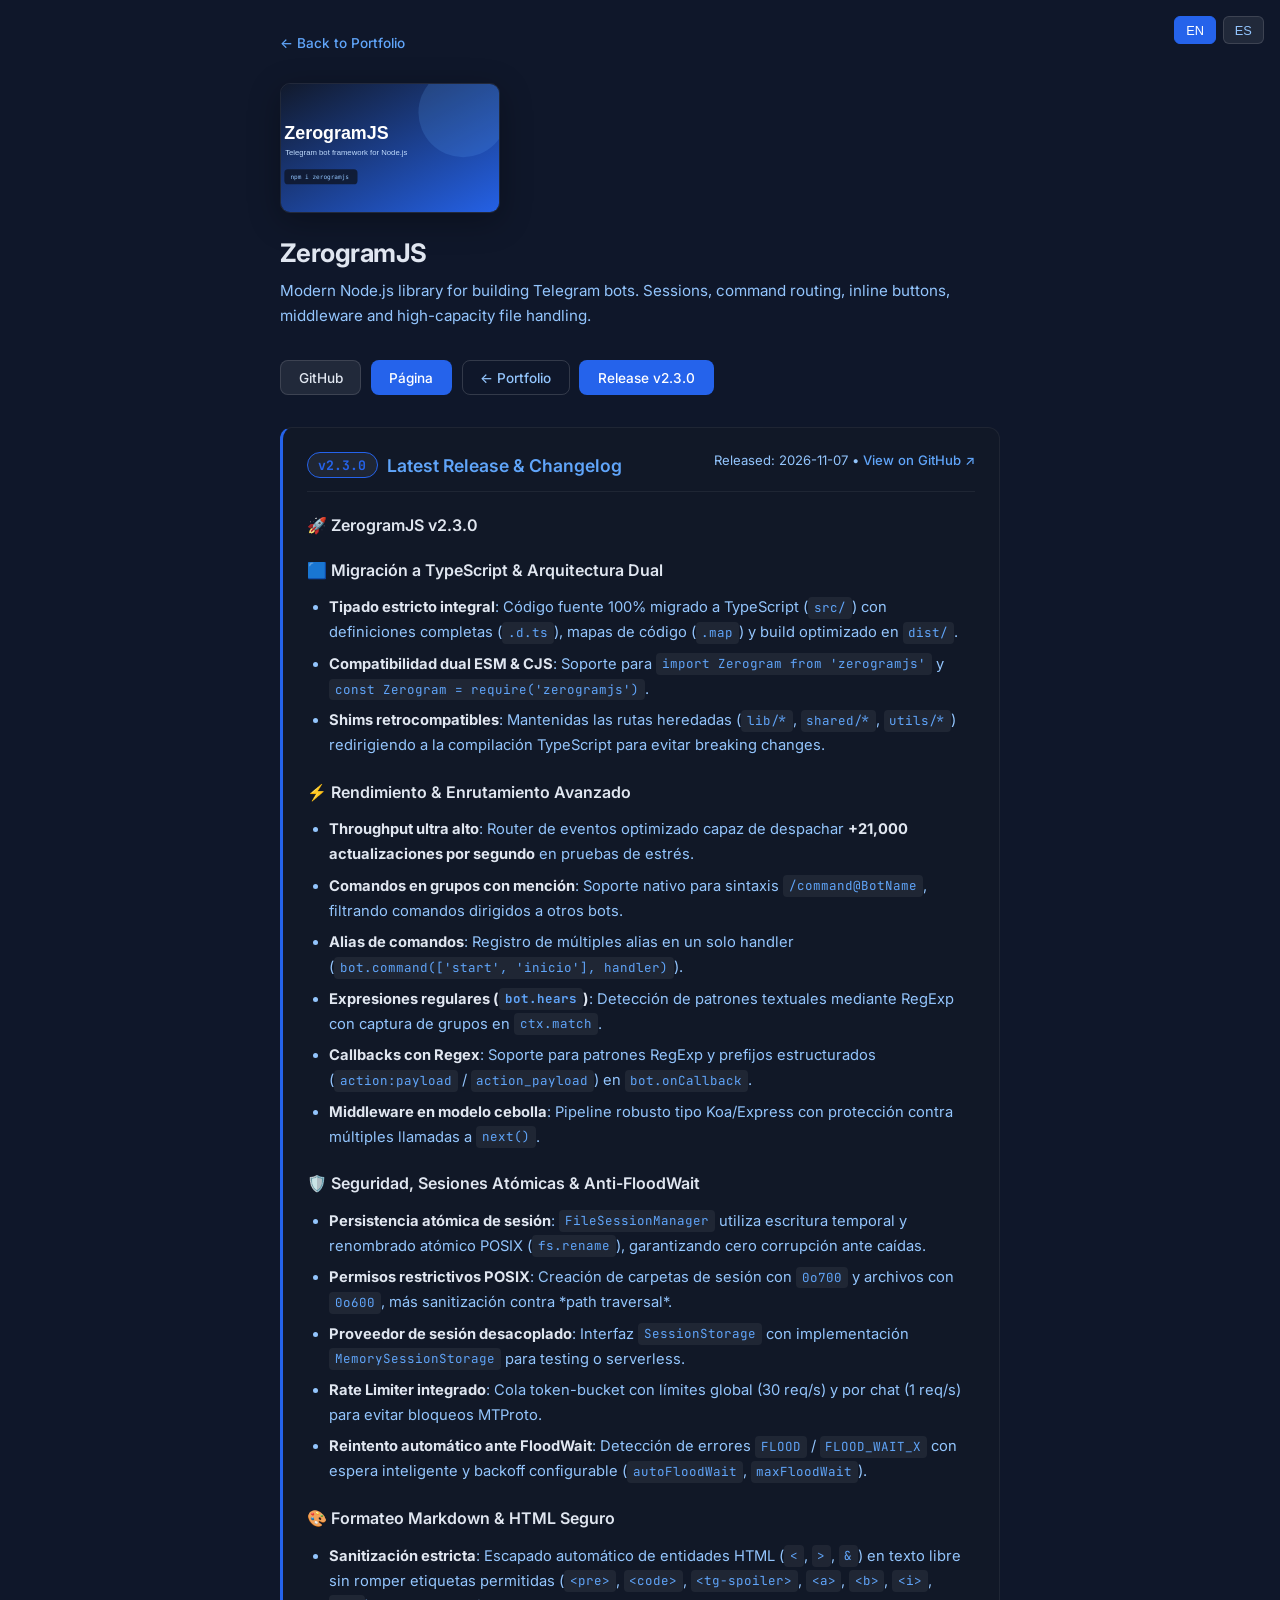
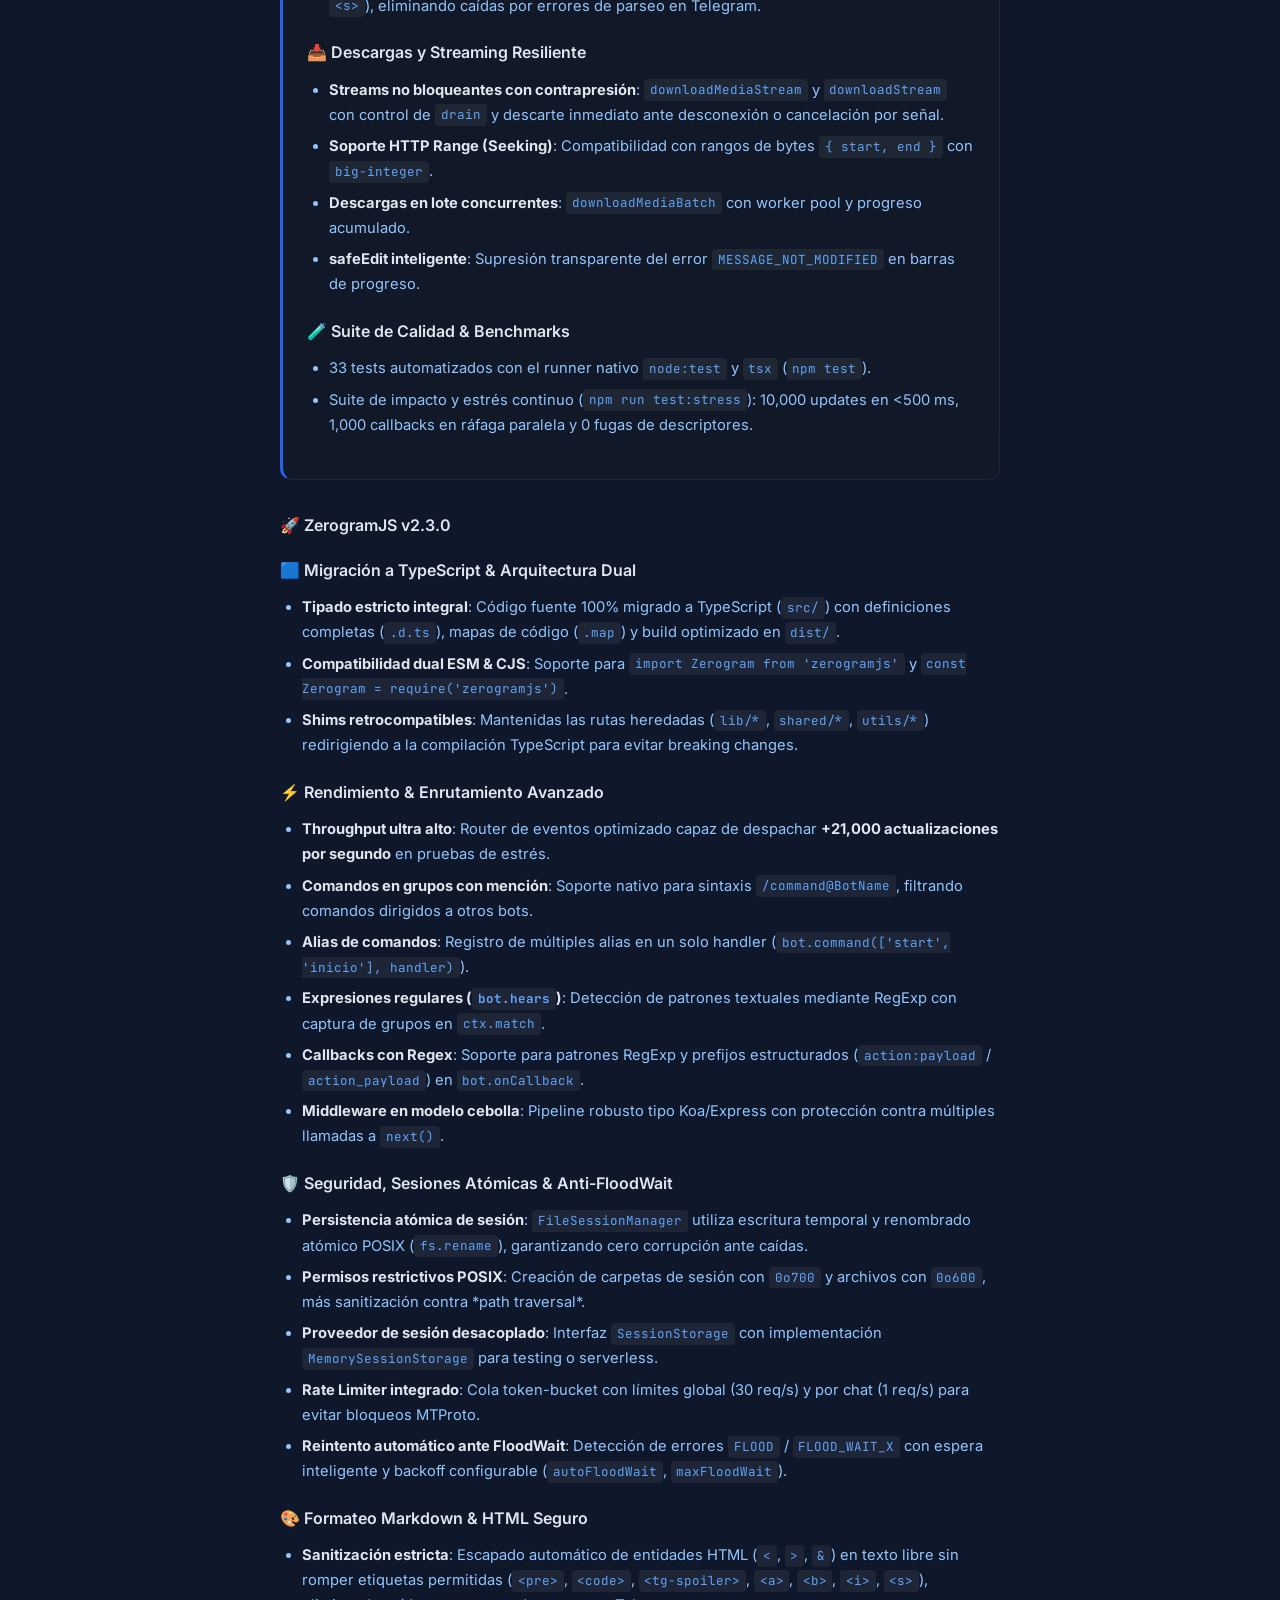
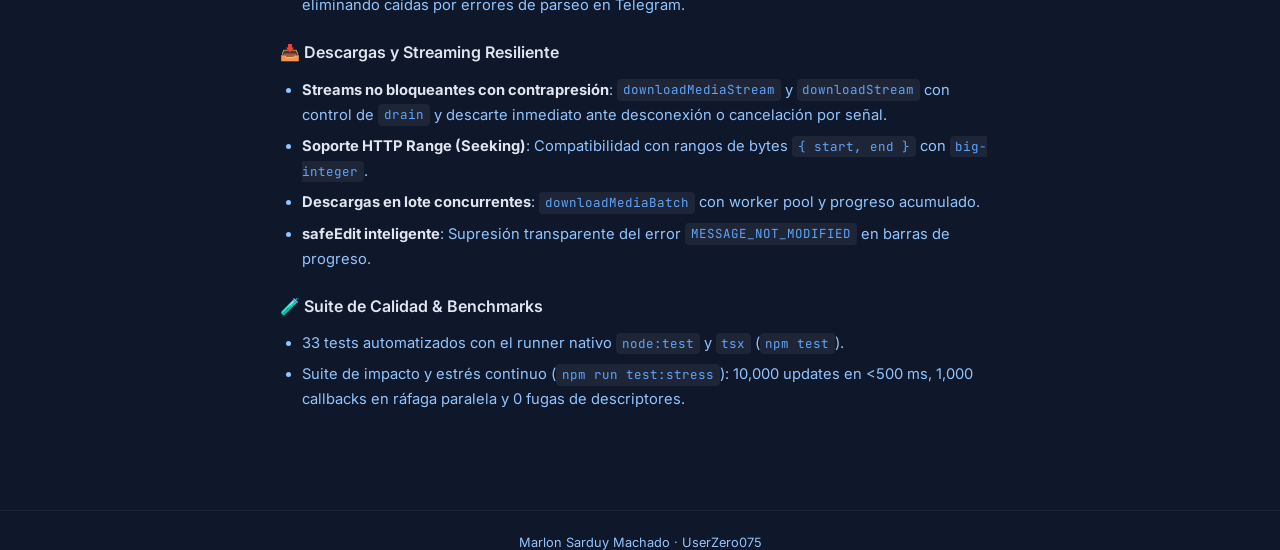
<file: p/zerogramjs.html>
<!DOCTYPE html>
<html lang="en">
<head>
    <meta charset="UTF-8">
    <meta name="viewport" content="width=device-width, initial-scale=1.0">
    <title>ZerogramJS - Marlon Sarduy Machado</title>
    <meta name="description" content="Modern Node.js library for building Telegram bots. Sessions, command routing, inline buttons, middleware and high-capacity file handling.">
    <link href="https://fonts.googleapis.com/css2?family=Inter:wght@400;500;600;700&family=JetBrains+Mono:wght@400;500&display=swap" rel="stylesheet">
    <!-- Open Graph -->
    <meta property="og:type" content="website">
    <meta property="og:title" content="ZerogramJS - Marlon Sarduy Machado">
    <meta property="og:description" content="Modern Node.js library for building Telegram bots. Sessions, command routing, inline buttons, middleware and high-capacity file handling.">
    <meta property="og:url" content="https://userzero075.github.io/portfolio/p/zerogramjs.html">
    <meta property="og:image" content="https://userzero075.github.io/portfolio/zerogramjs-preview.svg">
    <meta property="og:site_name" content="Marlon Sarduy Machado - Portfolio">
    <!-- Twitter Card -->
    <meta name="twitter:card" content="summary_large_image">
    <meta name="twitter:title" content="ZerogramJS - Marlon Sarduy Machado">
    <meta name="twitter:description" content="Modern Node.js library for building Telegram bots. Sessions, command routing, inline buttons, middleware and high-capacity file handling.">
    <meta name="twitter:image" content="https://userzero075.github.io/portfolio/zerogramjs-preview.svg">
    <style>
        :root {
            --bg: #0f172a;
            --card: #111827;
            --accent: #2563eb;
            --accent2: #60a5fa;
            --text: #e0e6f0;
            --muted: #93c5fd;
        }
        * { margin: 0; padding: 0; box-sizing: border-box; }
        body { background: var(--bg); color: var(--text); font-family: 'Inter', sans-serif; min-height: 100vh; }
        .container { max-width: 760px; margin: 0 auto; padding: 2rem 1.25rem; }
        .back-link { display: inline-flex; align-items: center; gap: 0.4rem; margin-bottom: 2rem; color: var(--accent2); text-decoration: none; font-size: 0.85rem; font-weight: 500; transition: color 0.2s; }
        .back-link:hover { color: var(--accent); }
        .hero { display: flex; gap: 1.5rem; align-items: flex-start; margin-bottom: 2rem; flex-wrap: wrap; }
        .hero img { width: 220px; height: 130px; object-fit: cover; border-radius: 10px; border: 1px solid rgba(255,255,255,0.08); box-shadow: 0 8px 32px rgba(0,0,0,0.3); }
        .hero-info h1 { margin: 0 0 0.6rem; font-size: 1.6rem; font-weight: 700; color: var(--text); letter-spacing: -0.02em; }
        .hero-info p { margin: 0; color: var(--muted); line-height: 1.65; font-size: 0.95rem; }
        .actions { display: flex; gap: 0.6rem; flex-wrap: wrap; margin: 1.5rem 0 2rem; }
        .btn { display: inline-flex; align-items: center; gap: 0.4rem; padding: 0.55rem 1.1rem; border-radius: 8px; text-decoration: none; font-size: 0.85rem; font-weight: 500; transition: all 0.2s ease; border: 1px solid transparent; }
        .btn-github { background: rgba(255,255,255,0.08); color: var(--text); border-color: rgba(255,255,255,0.12); }
        .btn-github:hover { background: rgba(255,255,255,0.14); transform: translateY(-1px); }
        .btn-page { background: var(--accent); color: #fff; }
        .btn-page:hover { filter: brightness(1.15); transform: translateY(-1px); }
        .btn-details { background: transparent; color: var(--muted); border-color: rgba(255,255,255,0.15); }
        .btn-details:hover { color: var(--text); border-color: var(--accent); transform: translateY(-1px); }
        .section { margin: 2rem 0; padding: 1.5rem; background: var(--card); border-radius: 12px; border: 1px solid rgba(255,255,255,0.06); }
        .section h2 { color: var(--accent2); font-size: 1.1rem; margin-bottom: 0.75rem; font-weight: 600; }
        .section p { color: var(--muted); line-height: 1.75; font-size: 0.95rem; }
        .lang-switch { position: fixed; top: 1rem; right: 1rem; z-index: 10; display: flex; gap: 0.4rem; }
        .lang-btn { background: rgba(255,255,255,0.08); color: var(--muted); border: 1px solid rgba(255,255,255,0.12); padding: 0.35rem 0.7rem; cursor: pointer; border-radius: 6px; font-size: 0.8rem; font-weight: 500; transition: all 0.2s; }
        .lang-btn.active { background: var(--accent); color: #fff; border-color: var(--accent); }
        .lang-btn:hover:not(.active) { color: var(--text); border-color: var(--accent2); }
        .footer { margin-top: 3rem; padding-top: 1.5rem; border-top: 1px solid rgba(255,255,255,0.06); text-align: center; color: var(--muted); font-size: 0.8rem; }
        @media (max-width: 600px) {
            .hero { flex-direction: column; }
            .hero img { width: 100%; height: auto; }
            .hero-info h1 { font-size: 1.3rem; }
        }

        /* Release & Changelog Styles */
        .release-section { border-left: 3px solid var(--accent); }
        .release-header { display: flex; justify-content: space-between; align-items: flex-start; flex-wrap: wrap; gap: 0.75rem; margin-bottom: 1.25rem; border-bottom: 1px solid rgba(255,255,255,0.06); padding-bottom: 0.85rem; }
        .release-tag-title { display: flex; align-items: center; gap: 0.6rem; flex-wrap: wrap; }
        .release-badge { background: rgba(255,255,255,0.06); color: var(--accent); border: 1px solid var(--accent); padding: 0.2rem 0.65rem; border-radius: 999px; font-family: 'JetBrains Mono', monospace; font-size: 0.82rem; font-weight: 700; }
        .release-meta { font-size: 0.82rem; color: var(--muted); }
        .release-link { color: var(--accent2); text-decoration: none; font-weight: 500; }
        .release-link:hover { text-decoration: underline; color: var(--accent); }
        .release-body { font-size: 0.92rem; line-height: 1.7; color: var(--muted); }
        .release-body h2, .release-body h3, .release-body h4 { color: var(--text); margin: 1.1rem 0 0.5rem; font-size: 1rem; font-weight: 600; }
        .release-body h2:first-child, .release-body h3:first-child { margin-top: 0; }
        .release-body ul { list-style: disc; padding-left: 1.4rem; margin: 0.5rem 0 0.9rem; }
        .release-body li { padding: 0.2rem 0; color: var(--muted); border-bottom: none; }
        .release-body li strong { color: var(--text); }
        .release-body code { font-family: 'JetBrains Mono', monospace; font-size: 0.85em; background: rgba(255,255,255,0.06); padding: 0.15rem 0.35rem; border-radius: 4px; color: var(--accent2); }
        .release-body pre { background: rgba(0,0,0,0.3); padding: 0.75rem; border-radius: 6px; overflow-x: auto; margin: 0.5rem 0; }
        .release-body p { margin-bottom: 0.75rem; }

    </style>
</head>
<body>
    <div class="lang-switch"><button class="lang-btn" data-lang="en">EN</button><button class="lang-btn" data-lang="es">ES</button></div>
    <div class="container">
        <a href="../index.html" class="back-link" data-i18n="backToPortfolio">← Back to Portfolio</a>
        <div class="hero">
            <img src="../zerogramjs-preview.svg" alt="ZerogramJS preview">
            <div class="hero-info">
                <h1>ZerogramJS</h1>
                <p data-i18n="desc">Modern Node.js library for building Telegram bots. Sessions, command routing, inline buttons, middleware and high-capacity file handling.</p>
            </div>
        </div>
        <div class="actions">
            <a href="https://github.com/UserZero075/ZerogramJS" target="_blank" class="btn btn-github">GitHub</a>
            <a href="https://userzero075.github.io/zerogramjs-web/" target="_blank" class="btn btn-page">Página</a>
            <a href="../index.html#zerogramjs" class="btn btn-details">← Portfolio</a>
            <a href="https://github.com/UserZero075/ZerogramJS/releases/tag/v2.3.0" target="_blank" class="btn btn-page" id="header-release-btn">Release v2.3.0</a>
        </div>
        <div class="section release-section" id="latest-release-section" data-github-repo="UserZero075/ZerogramJS">
            <div class="release-header">
                <div class="release-tag-title">
                    <span class="release-badge" id="release-tag">v2.3.0</span>
                    <h2 class="release-title" id="release-name" style="margin-bottom:0;" data-i18n="latestReleaseTitle">Latest Release &amp; Changelog</h2>
                </div>
                <div class="release-meta">
                    <span class="release-date" id="release-date">Released: 2026-11-07</span> • 
                    <a href="https://github.com/UserZero075/ZerogramJS/releases/tag/v2.3.0" target="_blank" rel="noopener noreferrer" class="release-link" id="release-url" data-i18n="viewRelease">View on GitHub ↗</a>
                </div>
            </div>
            <div class="release-body" id="release-body">
<h2>🚀 ZerogramJS v2.3.0</h2>
<h3>🟦 Migración a TypeScript &amp; Arquitectura Dual</h3>
<ul>
<li><strong>Tipado estricto integral</strong>: Código fuente 100% migrado a TypeScript (<code>src/</code>) con definiciones completas (<code>.d.ts</code>), mapas de código (<code>.map</code>) y build optimizado en <code>dist/</code>.</li>
<li><strong>Compatibilidad dual ESM &amp; CJS</strong>: Soporte para <code>import Zerogram from 'zerogramjs'</code> y <code>const Zerogram = require('zerogramjs')</code>.</li>
<li><strong>Shims retrocompatibles</strong>: Mantenidas las rutas heredadas (<code>lib/*</code>, <code>shared/*</code>, <code>utils/*</code>) redirigiendo a la compilación TypeScript para evitar breaking changes.</li>
</ul>
<h3>⚡ Rendimiento &amp; Enrutamiento Avanzado</h3>
<ul>
<li><strong>Throughput ultra alto</strong>: Router de eventos optimizado capaz de despachar <strong>+21,000 actualizaciones por segundo</strong> en pruebas de estrés.</li>
<li><strong>Comandos en grupos con mención</strong>: Soporte nativo para sintaxis <code>/command@BotName</code>, filtrando comandos dirigidos a otros bots.</li>
<li><strong>Alias de comandos</strong>: Registro de múltiples alias en un solo handler (<code>bot.command(['start', 'inicio'], handler)</code>).</li>
<li><strong>Expresiones regulares (<code>bot.hears</code>)</strong>: Detección de patrones textuales mediante RegExp con captura de grupos en <code>ctx.match</code>.</li>
<li><strong>Callbacks con Regex</strong>: Soporte para patrones RegExp y prefijos estructurados (<code>action:payload</code> / <code>action_payload</code>) en <code>bot.onCallback</code>.</li>
<li><strong>Middleware en modelo cebolla</strong>: Pipeline robusto tipo Koa/Express con protección contra múltiples llamadas a <code>next()</code>.</li>
</ul>
<h3>🛡️ Seguridad, Sesiones Atómicas &amp; Anti-FloodWait</h3>
<ul>
<li><strong>Persistencia atómica de sesión</strong>: <code>FileSessionManager</code> utiliza escritura temporal y renombrado atómico POSIX (<code>fs.rename</code>), garantizando cero corrupción ante caídas.</li>
<li><strong>Permisos restrictivos POSIX</strong>: Creación de carpetas de sesión con <code>0o700</code> y archivos con <code>0o600</code>, más sanitización contra *path traversal*.</li>
<li><strong>Proveedor de sesión desacoplado</strong>: Interfaz <code>SessionStorage</code> con implementación <code>MemorySessionStorage</code> para testing o serverless.</li>
<li><strong>Rate Limiter integrado</strong>: Cola token-bucket con límites global (30 req/s) y por chat (1 req/s) para evitar bloqueos MTProto.</li>
<li><strong>Reintento automático ante FloodWait</strong>: Detección de errores <code>FLOOD</code> / <code>FLOOD_WAIT_X</code> con espera inteligente y backoff configurable (<code>autoFloodWait</code>, <code>maxFloodWait</code>).</li>
</ul>
<h3>🎨 Formateo Markdown &amp; HTML Seguro</h3>
<ul>
<li><strong>Sanitización estricta</strong>: Escapado automático de entidades HTML (<code>&lt;</code>, <code>&gt;</code>, <code>&amp;</code>) en texto libre sin romper etiquetas permitidas (<code>&lt;pre&gt;</code>, <code>&lt;code&gt;</code>, <code>&lt;tg-spoiler&gt;</code>, <code>&lt;a&gt;</code>, <code>&lt;b&gt;</code>, <code>&lt;i&gt;</code>, <code>&lt;s&gt;</code>), eliminando caídas por errores de parseo en Telegram.</li>
</ul>
<h3>📥 Descargas y Streaming Resiliente</h3>
<ul>
<li><strong>Streams no bloqueantes con contrapresión</strong>: <code>downloadMediaStream</code> y <code>downloadStream</code> con control de <code>drain</code> y descarte inmediato ante desconexión o cancelación por señal.</li>
<li><strong>Soporte HTTP Range (Seeking)</strong>: Compatibilidad con rangos de bytes <code>{ start, end }</code> con <code>big-integer</code>.</li>
<li><strong>Descargas en lote concurrentes</strong>: <code>downloadMediaBatch</code> con worker pool y progreso acumulado.</li>
<li><strong>safeEdit inteligente</strong>: Supresión transparente del error <code>MESSAGE_NOT_MODIFIED</code> en barras de progreso.</li>
</ul>
<h3>🧪 Suite de Calidad &amp; Benchmarks</h3>
<ul>
<li>33 tests automatizados con el runner nativo <code>node:test</code> y <code>tsx</code> (<code>npm test</code>).</li>
<li>Suite de impacto y estrés continuo (<code>npm run test:stress</code>): 10,000 updates en &lt;500 ms, 1,000 callbacks en ráfaga paralela y 0 fugas de descriptores.</li>
</ul>
            </div>
        </div>
            <div class="release-body" id="release-body">
<h2>🚀 ZerogramJS v2.3.0</h2>
<h3>🟦 Migración a TypeScript &amp; Arquitectura Dual</h3>
<ul>
<li><strong>Tipado estricto integral</strong>: Código fuente 100% migrado a TypeScript (<code>src/</code>) con definiciones completas (<code>.d.ts</code>), mapas de código (<code>.map</code>) y build optimizado en <code>dist/</code>.</li>
<li><strong>Compatibilidad dual ESM &amp; CJS</strong>: Soporte para <code>import Zerogram from 'zerogramjs'</code> y <code>const Zerogram = require('zerogramjs')</code>.</li>
<li><strong>Shims retrocompatibles</strong>: Mantenidas las rutas heredadas (<code>lib/*</code>, <code>shared/*</code>, <code>utils/*</code>) redirigiendo a la compilación TypeScript para evitar breaking changes.</li>
</ul>
<h3>⚡ Rendimiento &amp; Enrutamiento Avanzado</h3>
<ul>
<li><strong>Throughput ultra alto</strong>: Router de eventos optimizado capaz de despachar <strong>+21,000 actualizaciones por segundo</strong> en pruebas de estrés.</li>
<li><strong>Comandos en grupos con mención</strong>: Soporte nativo para sintaxis <code>/command@BotName</code>, filtrando comandos dirigidos a otros bots.</li>
<li><strong>Alias de comandos</strong>: Registro de múltiples alias en un solo handler (<code>bot.command(['start', 'inicio'], handler)</code>).</li>
<li><strong>Expresiones regulares (<code>bot.hears</code>)</strong>: Detección de patrones textuales mediante RegExp con captura de grupos en <code>ctx.match</code>.</li>
<li><strong>Callbacks con Regex</strong>: Soporte para patrones RegExp y prefijos estructurados (<code>action:payload</code> / <code>action_payload</code>) en <code>bot.onCallback</code>.</li>
<li><strong>Middleware en modelo cebolla</strong>: Pipeline robusto tipo Koa/Express con protección contra múltiples llamadas a <code>next()</code>.</li>
</ul>
<h3>🛡️ Seguridad, Sesiones Atómicas &amp; Anti-FloodWait</h3>
<ul>
<li><strong>Persistencia atómica de sesión</strong>: <code>FileSessionManager</code> utiliza escritura temporal y renombrado atómico POSIX (<code>fs.rename</code>), garantizando cero corrupción ante caídas.</li>
<li><strong>Permisos restrictivos POSIX</strong>: Creación de carpetas de sesión con <code>0o700</code> y archivos con <code>0o600</code>, más sanitización contra *path traversal*.</li>
<li><strong>Proveedor de sesión desacoplado</strong>: Interfaz <code>SessionStorage</code> con implementación <code>MemorySessionStorage</code> para testing o serverless.</li>
<li><strong>Rate Limiter integrado</strong>: Cola token-bucket con límites global (30 req/s) y por chat (1 req/s) para evitar bloqueos MTProto.</li>
<li><strong>Reintento automático ante FloodWait</strong>: Detección de errores <code>FLOOD</code> / <code>FLOOD_WAIT_X</code> con espera inteligente y backoff configurable (<code>autoFloodWait</code>, <code>maxFloodWait</code>).</li>
</ul>
<h3>🎨 Formateo Markdown &amp; HTML Seguro</h3>
<ul>
<li><strong>Sanitización estricta</strong>: Escapado automático de entidades HTML (<code>&lt;</code>, <code>&gt;</code>, <code>&amp;</code>) en texto libre sin romper etiquetas permitidas (<code>&lt;pre&gt;</code>, <code>&lt;code&gt;</code>, <code>&lt;tg-spoiler&gt;</code>, <code>&lt;a&gt;</code>, <code>&lt;b&gt;</code>, <code>&lt;i&gt;</code>, <code>&lt;s&gt;</code>), eliminando caídas por errores de parseo en Telegram.</li>
</ul>
<h3>📥 Descargas y Streaming Resiliente</h3>
<ul>
<li><strong>Streams no bloqueantes con contrapresión</strong>: <code>downloadMediaStream</code> y <code>downloadStream</code> con control de <code>drain</code> y descarte inmediato ante desconexión o cancelación por señal.</li>
<li><strong>Soporte HTTP Range (Seeking)</strong>: Compatibilidad con rangos de bytes <code>{ start, end }</code> con <code>big-integer</code>.</li>
<li><strong>Descargas en lote concurrentes</strong>: <code>downloadMediaBatch</code> con worker pool y progreso acumulado.</li>
<li><strong>safeEdit inteligente</strong>: Supresión transparente del error <code>MESSAGE_NOT_MODIFIED</code> en barras de progreso.</li>
</ul>
<h3>🧪 Suite de Calidad &amp; Benchmarks</h3>
<ul>
<li>33 tests automatizados con el runner nativo <code>node:test</code> y <code>tsx</code> (<code>npm test</code>).</li>
<li>Suite de impacto y estrés continuo (<code>npm run test:stress</code>): 10,000 updates en &lt;500 ms, 1,000 callbacks en ráfaga paralela y 0 fugas de descriptores.</li>
</ul>
            </div>
        </div>
    </div>
    <div class="footer">Marlon Sarduy Machado · UserZero075</div>
    <script>
        const translations = {
            en: {
                backToPortfolio: "← Back to Portfolio",
                latestReleaseTitle: "Latest Release & Changelog",
                viewRelease: "View on GitHub ↗",
                aboutProject: "About this project",
                desc: "Modern Node.js library for building Telegram bots. Sessions, command routing, inline buttons, middleware and high-capacity file handling."
            },
            es: {
                backToPortfolio: "← Volver al Portfolio",
                latestReleaseTitle: "Última Versión & Changelog",
                viewRelease: "Ver en GitHub ↗",
                aboutProject: "Sobre este proyecto",
                desc: "Librería moderna de Node.js para construir bots de Telegram. Sesiones, enrutamiento de comandos, botones inline, middleware y manejo de archivos de alta capacidad."
            }
        };
        function initI18n() {
            let l = localStorage.getItem('portfolio_lang') || 'en';
            document.querySelectorAll('.lang-btn').forEach(b => b.classList.toggle('active', b.dataset.lang === l));
            document.querySelectorAll('[data-i18n]').forEach(e => { let k = e.getAttribute('data-i18n'); if (translations[l][k]) e.textContent = translations[l][k]; });
        }
        document.querySelectorAll('.lang-btn').forEach(b => b.addEventListener('click', () => {
            let l = b.dataset.lang; localStorage.setItem('portfolio_lang', l); 
        function renderMarkdown(md) {
            if (!md) return '';
            let html = md.replace(/&/g, '&amp;').replace(/</g, '&lt;').replace(/>/g, '&gt;');
            html = html.replace(/```([a-z]*)\n([\s\S]*?)```/g, (match, lang, code) => `<pre><code>${code.trim()}</code></pre>`);
            html = html.replace(/`([^`]+)`/g, '<code>$1</code>');
            html = html.replace(/^### (.*$)/gim, '<h3>$1</h3>');
            html = html.replace(/^## (.*$)/gim, '<h2>$1</h2>');
            html = html.replace(/^# (.*$)/gim, '<h2>$1</h2>');
            html = html.replace(/\*\*([^*]+)\*\*/g, '<strong>$1</strong>');
            html = html.replace(/\[([^\]]+)\]\(([^)]+)\)/g, '<a href="$2" target="_blank" rel="noopener noreferrer" class="release-link">$1</a>');
            const lines = html.split('\n');
            let inList = false;
            let result = [];
            for (let line of lines) {
                const listMatch = line.match(/^(\s*)[-*]\s+(.*)$/);
                if (listMatch) {
                    if (!inList) { result.push('<ul>'); inList = true; }
                    result.push(`<li>${listMatch[2]}</li>`);
                } else {
                    if (inList) { result.push('</ul>'); inList = false; }
                    const trimmed = line.trim();
                    if (trimmed.length > 0 && !trimmed.startsWith('<h') && !trimmed.startsWith('<pre')) {
                        result.push(`<p>${trimmed}</p>`);
                    } else if (trimmed.length > 0) {
                        result.push(trimmed);
                    }
                }
            }
            if (inList) result.push('</ul>');
            return result.join('\n');
        }

        async function loadDynamicRelease() {
            const section = document.getElementById('latest-release-section');
            if (!section) return;
            const repo = section.dataset.githubRepo;
            if (!repo) return;

            try {
                let res = await fetch(`https://api.github.com/repos/${repo}/releases/latest`, {
                    headers: { 'Accept': 'application/vnd.github+json' }
                });
                let release;
                if (res.ok) {
                    release = await res.json();
                } else {
                    const listRes = await fetch(`https://api.github.com/repos/${repo}/releases`, {
                        headers: { 'Accept': 'application/vnd.github+json' }
                    });
                    if (listRes.ok) {
                        const list = await listRes.json();
                        if (list && list.length > 0) release = list[0];
                    }
                }

                if (!release) return;

                const tagEl = document.getElementById('release-tag');
                const nameEl = document.getElementById('release-name');
                const dateEl = document.getElementById('release-date');
                const urlEl = document.getElementById('release-url');
                const bodyEl = document.getElementById('release-body');
                const actionBtn = document.getElementById('header-release-btn');

                if (tagEl && release.tag_name) tagEl.textContent = release.tag_name;
                if (nameEl && release.name) nameEl.textContent = release.name;
                if (dateEl && release.published_at) {
                    const d = new Date(release.published_at);
                    const dateStr = d.toISOString().split('T')[0];
                    const isEs = (localStorage.getItem('portfolio_lang') || 'en') === 'es';
                    dateEl.textContent = (isEs ? 'Publicado: ' : 'Released: ') + dateStr;
                }
                if (urlEl && release.html_url) {
                    urlEl.href = release.html_url;
                }
                if (actionBtn && release.html_url) {
                    actionBtn.href = release.html_url;
                    if (release.tag_name) {
                        actionBtn.textContent = `Release ${release.tag_name}`;
                    }
                }
                if (bodyEl && release.body && release.body.trim()) {
                    bodyEl.innerHTML = renderMarkdown(release.body);
                }
            } catch (e) {
                // Preserves pre-rendered static changelog on rate-limit / offline
            }
        }

        initI18n();
        loadDynamicRelease();
        }));
        
        function renderMarkdown(md) {
            if (!md) return '';
            let html = md.replace(/&/g, '&amp;').replace(/</g, '&lt;').replace(/>/g, '&gt;');
            html = html.replace(/```([a-z]*)\n([\s\S]*?)```/g, (match, lang, code) => `<pre><code>${code.trim()}</code></pre>`);
            html = html.replace(/`([^`]+)`/g, '<code>$1</code>');
            html = html.replace(/^### (.*$)/gim, '<h3>$1</h3>');
            html = html.replace(/^## (.*$)/gim, '<h2>$1</h2>');
            html = html.replace(/^# (.*$)/gim, '<h2>$1</h2>');
            html = html.replace(/\*\*([^*]+)\*\*/g, '<strong>$1</strong>');
            html = html.replace(/\[([^\]]+)\]\(([^)]+)\)/g, '<a href="$2" target="_blank" rel="noopener noreferrer" class="release-link">$1</a>');
            const lines = html.split('\n');
            let inList = false;
            let result = [];
            for (let line of lines) {
                const listMatch = line.match(/^(\s*)[-*]\s+(.*)$/);
                if (listMatch) {
                    if (!inList) { result.push('<ul>'); inList = true; }
                    result.push(`<li>${listMatch[2]}</li>`);
                } else {
                    if (inList) { result.push('</ul>'); inList = false; }
                    const trimmed = line.trim();
                    if (trimmed.length > 0 && !trimmed.startsWith('<h') && !trimmed.startsWith('<pre')) {
                        result.push(`<p>${trimmed}</p>`);
                    } else if (trimmed.length > 0) {
                        result.push(trimmed);
                    }
                }
            }
            if (inList) result.push('</ul>');
            return result.join('\n');
        }

        async function loadDynamicRelease() {
            const section = document.getElementById('latest-release-section');
            if (!section) return;
            const repo = section.dataset.githubRepo;
            if (!repo) return;

            try {
                let res = await fetch(`https://api.github.com/repos/${repo}/releases/latest`, {
                    headers: { 'Accept': 'application/vnd.github+json' }
                });
                let release;
                if (res.ok) {
                    release = await res.json();
                } else {
                    const listRes = await fetch(`https://api.github.com/repos/${repo}/releases`, {
                        headers: { 'Accept': 'application/vnd.github+json' }
                    });
                    if (listRes.ok) {
                        const list = await listRes.json();
                        if (list && list.length > 0) release = list[0];
                    }
                }

                if (!release) return;

                const tagEl = document.getElementById('release-tag');
                const nameEl = document.getElementById('release-name');
                const dateEl = document.getElementById('release-date');
                const urlEl = document.getElementById('release-url');
                const bodyEl = document.getElementById('release-body');
                const actionBtn = document.getElementById('header-release-btn');

                if (tagEl && release.tag_name) tagEl.textContent = release.tag_name;
                if (nameEl && release.name) nameEl.textContent = release.name;
                if (dateEl && release.published_at) {
                    const d = new Date(release.published_at);
                    const dateStr = d.toISOString().split('T')[0];
                    const isEs = (localStorage.getItem('portfolio_lang') || 'en') === 'es';
                    dateEl.textContent = (isEs ? 'Publicado: ' : 'Released: ') + dateStr;
                }
                if (urlEl && release.html_url) {
                    urlEl.href = release.html_url;
                }
                if (actionBtn && release.html_url) {
                    actionBtn.href = release.html_url;
                    if (release.tag_name) {
                        actionBtn.textContent = `Release ${release.tag_name}`;
                    }
                }
                if (bodyEl && release.body && release.body.trim()) {
                    bodyEl.innerHTML = renderMarkdown(release.body);
                }
            } catch (e) {
                // Preserves pre-rendered static changelog on rate-limit / offline
            }
        }

        initI18n();
        loadDynamicRelease();
    </script>
</body>
</html>
</file>
<file: style.css>
:root {
    --primary: #facc15;
    --primary-dark: #eab308;
    --bg: #0d0d0d;
    --bg-alt: #141414;
    --surface: #1a1a1a;
    --surface-elevated: #202020;
    --border: #2a2a2a;
    --text: #f5f5f5;
    --text-secondary: #a0a0a0;
    --text-muted: #666666;
}

* {
    margin: 0;
    padding: 0;
    box-sizing: border-box;
}

body {
    font-family: 'Inter', -apple-system, BlinkMacSystemFont, sans-serif;
    background: var(--bg);
    color: var(--text);
    line-height: 1.6;
}

.container {
    max-width: 960px;
    margin: 0 auto;
    padding: 0 2rem;
}

.lang-switch {
    position: fixed;
    top: 1rem;
    right: 1rem;
    z-index: 1000;
    display: flex;
    gap: 0.25rem;
    background: var(--surface);
    border: 1px solid var(--border);
    border-radius: 6px;
    padding: 0.25rem;
}

.lang-btn {
    padding: 0.375rem 0.75rem;
    font-size: 0.75rem;
    border: none;
    background: none;
    color: var(--text-secondary);
    cursor: pointer;
    border-radius: 4px;
    transition: all 0.2s;
}

.lang-btn.active {
    background: var(--primary);
    color: #000;
    font-weight: 500;
}

/* Header */
header {
    padding: 4rem 0;
    text-align: center;
    border-bottom: 1px solid var(--border);
}

.avatar {
    width: 120px;
    height: 120px;
    border-radius: 50%;
    margin: 0 auto 1.5rem;
    object-fit: cover;
    border: 3px solid var(--primary);
}

h1 {
    font-size: 2.5rem;
    font-weight: 700;
    letter-spacing: -0.03em;
    margin-bottom: 0.5rem;
}

.badge {
    display: inline-block;
    background: var(--surface);
    border: 1px solid var(--border);
    padding: 0.5rem 1rem;
    border-radius: 999px;
    font-size: 0.875rem;
    color: var(--text-secondary);
    margin-bottom: 1rem;
}

.alias {
    font-size: 0.875rem;
    color: var(--text-muted);
    margin-bottom: 1rem;
}

.bio {
    font-size: 1.125rem;
    color: var(--text-secondary);
    max-width: 500px;
    margin: 0 auto;
}

/* Links */
.links {
    display: flex;
    gap: 1rem;
    justify-content: center;
    margin-top: 1.5rem;
    flex-wrap: wrap;
}

.links a {
    display: inline-flex;
    align-items: center;
    gap: 0.5rem;
    padding: 0.75rem 1.5rem;
    background: var(--primary);
    color: #000;
    text-decoration: none;
    border-radius: 8px;
    font-weight: 600;
    font-size: 0.875rem;
    transition: all 0.2s;
}

.links a:hover {
    background: var(--primary-dark);
    transform: translateY(-2px);
}

.links a.secondary {
    background: var(--surface);
    color: var(--text);
    border: 1px solid var(--border);
}

.links a.secondary:hover {
    background: var(--surface-elevated);
}

/* Stats */
.stats {
    display: grid;
    grid-template-columns: repeat(3, 1fr);
    gap: 1rem;
    margin: 3rem 0;
}

.stat {
    background: var(--surface);
    border: 1px solid var(--border);
    padding: 1.5rem;
    border-radius: 12px;
    text-align: center;
}

.stat-value {
    font-size: 2rem;
    font-weight: 700;
    color: var(--primary);
}

.stat-label {
    font-size: 0.875rem;
    color: var(--text-secondary);
}

/* Sections */
.section {
    padding: 3rem 0;
    border-top: 1px solid var(--border);
}

.section-title {
    font-size: 1.5rem;
    font-weight: 600;
    margin-bottom: 1.5rem;
}

/* About Section */
.about-content {
    background: var(--surface);
    border: 1px solid var(--border);
    padding: 2rem;
    border-radius: 12px;
}

.about-content p {
    color: var(--text-secondary);
    margin-bottom: 1rem;
}

.about-content p:last-child {
    margin-bottom: 0;
}

/* Experience */
.experience-item {
    background: var(--surface);
    border: 1px solid var(--border);
    padding: 1.5rem;
    border-radius: 12px;
    margin-bottom: 1rem;
}

.experience-item:last-child {
    margin-bottom: 0;
}

.exp-header {
    display: flex;
    justify-content: space-between;
    align-items: flex-start;
    margin-bottom: 0.75rem;
}

.exp-title {
    font-size: 1.125rem;
    font-weight: 600;
}

.exp-company {
    color: var(--primary);
    font-size: 0.875rem;
}

.exp-date {
    font-size: 0.875rem;
    color: var(--text-muted);
}

.exp-desc {
    color: var(--text-secondary);
    font-size: 0.875rem;
}

/* Projects */
.projects {
    display: grid;
    grid-template-columns: repeat(auto-fill, minmax(280px, 1fr));
    gap: 1rem;
}

.project {
    position: relative;
    background: var(--surface);
    border: 1px solid var(--border);
    padding: 1.5rem;
    border-radius: 12px;
    transition: all 0.2s;
}

.project:hover {
    border-color: var(--primary);
    transform: translateY(-2px);
}

.project-link {
    position: absolute;
    top: 0;
    left: 0;
    right: 0;
    bottom: 0;
    z-index: 1;
}

.project>*:not(.project-link) {
    position: relative;
    z-index: 2;
}

.project-name {
    font-size: 1rem;
    font-weight: 600;
    margin-bottom: 0.5rem;
}

.project-desc {
    font-size: 0.875rem;
    color: var(--text-secondary);
    margin-bottom: 0.75rem;
}

.project-stars {
    font-size: 0.75rem;
    color: var(--primary);
    font-weight: 500;
}

.project-stars a {
    color: var(--text-secondary);
    text-decoration: none;
    display: inline;
    position: relative;
    z-index: 3;
}

.project-stars a:hover {
    color: var(--primary);
}

/* Skills */
.skills {
    display: flex;
    flex-wrap: wrap;
    gap: 0.75rem;
    margin: 1.5rem 0;
}

.skill {
    background: var(--surface);
    border: 1px solid var(--border);
    padding: 0.5rem 1rem;
    border-radius: 8px;
    font-size: 0.875rem;
}

/* Contact */
.contact-content {
    background: var(--surface);
    border: 1px solid var(--border);
    padding: 2rem;
    border-radius: 12px;
}

.contact-item {
    display: flex;
    align-items: center;
    gap: 1rem;
    padding: 1rem;
    border-bottom: 1px solid var(--border);
}

.contact-item:last-child {
    border-bottom: none;
}

.contact-icon {
    width: 40px;
    height: 40px;
    background: var(--surface-elevated);
    border-radius: 8px;
    display: flex;
    align-items: center;
    justify-content: center;
    color: var(--primary);
}

.contact-icon svg {
    width: 20px;
    height: 20px;
}

.contact-info h4 {
    font-size: 0.875rem;
    font-weight: 600;
    margin-bottom: 0.25rem;
}

.contact-info p {
    font-size: 0.875rem;
    color: var(--text-secondary);
}

.contact-info a {
    color: var(--primary);
    text-decoration: none;
}

.contact-info a:hover {
    text-decoration: underline;
}

/* Footer */
footer {
    padding: 2rem 0;
    text-align: center;
    border-top: 1px solid var(--border);
    color: var(--text-secondary);
    font-size: 0.875rem;
}

@media (max-width: 600px) {
    .stats {
        grid-template-columns: 1fr;
    }

    h1 {
        font-size: 1.75rem;
    }

    .links {
        flex-direction: column;
    }

    .exp-header {
        flex-direction: column;
        gap: 0.25rem;
    }
}
/* Portfolio media previews */
.project {
    overflow: hidden;
    padding: 0;
}

.project>*:not(.project-link) {
    margin-left: 1.5rem;
    margin-right: 1.5rem;
}

.project-preview {
    display: block;
    width: 100%;
    height: 150px;
    object-fit: cover;
    margin: 0 0 1.25rem 0 !important;
    border-bottom: 1px solid var(--border);
    background: var(--surface-elevated);
}

.project-name,
.project-desc,
.project-stars {
    margin-left: 1.5rem;
    margin-right: 1.5rem;
}

.project-stars {
    margin-bottom: 1.5rem;
}

.service-links {
    color: var(--primary);
}

.featured-project .project-preview {
    height: 180px;
}

.writing-card {
    display: grid;
    grid-template-columns: 260px minmax(0, 1fr);
    gap: 1.5rem;
    align-items: center;
    background: var(--surface);
    border: 1px solid var(--border);
    border-radius: 12px;
    padding: 1rem;
}

.writing-preview {
    width: 100%;
    aspect-ratio: 16 / 10;
    object-fit: cover;
    border-radius: 10px;
    border: 1px solid var(--border);
    background: var(--surface-elevated);
}

.writing-card p {
    color: var(--text-secondary);
    margin: .5rem 0 1rem;
}

.writing-link {
    display: inline-flex;
    width: max-content;
    max-width: 100%;
    padding: .7rem 1rem;
    border-radius: 8px;
    background: var(--primary);
    color: #000;
    text-decoration: none;
    font-weight: 700;
}

@media (max-width: 600px) {
    .project-preview,
    .featured-project .project-preview {
        height: 135px;
    }

    .writing-card {
        grid-template-columns: 1fr;
    }
}
</file>
